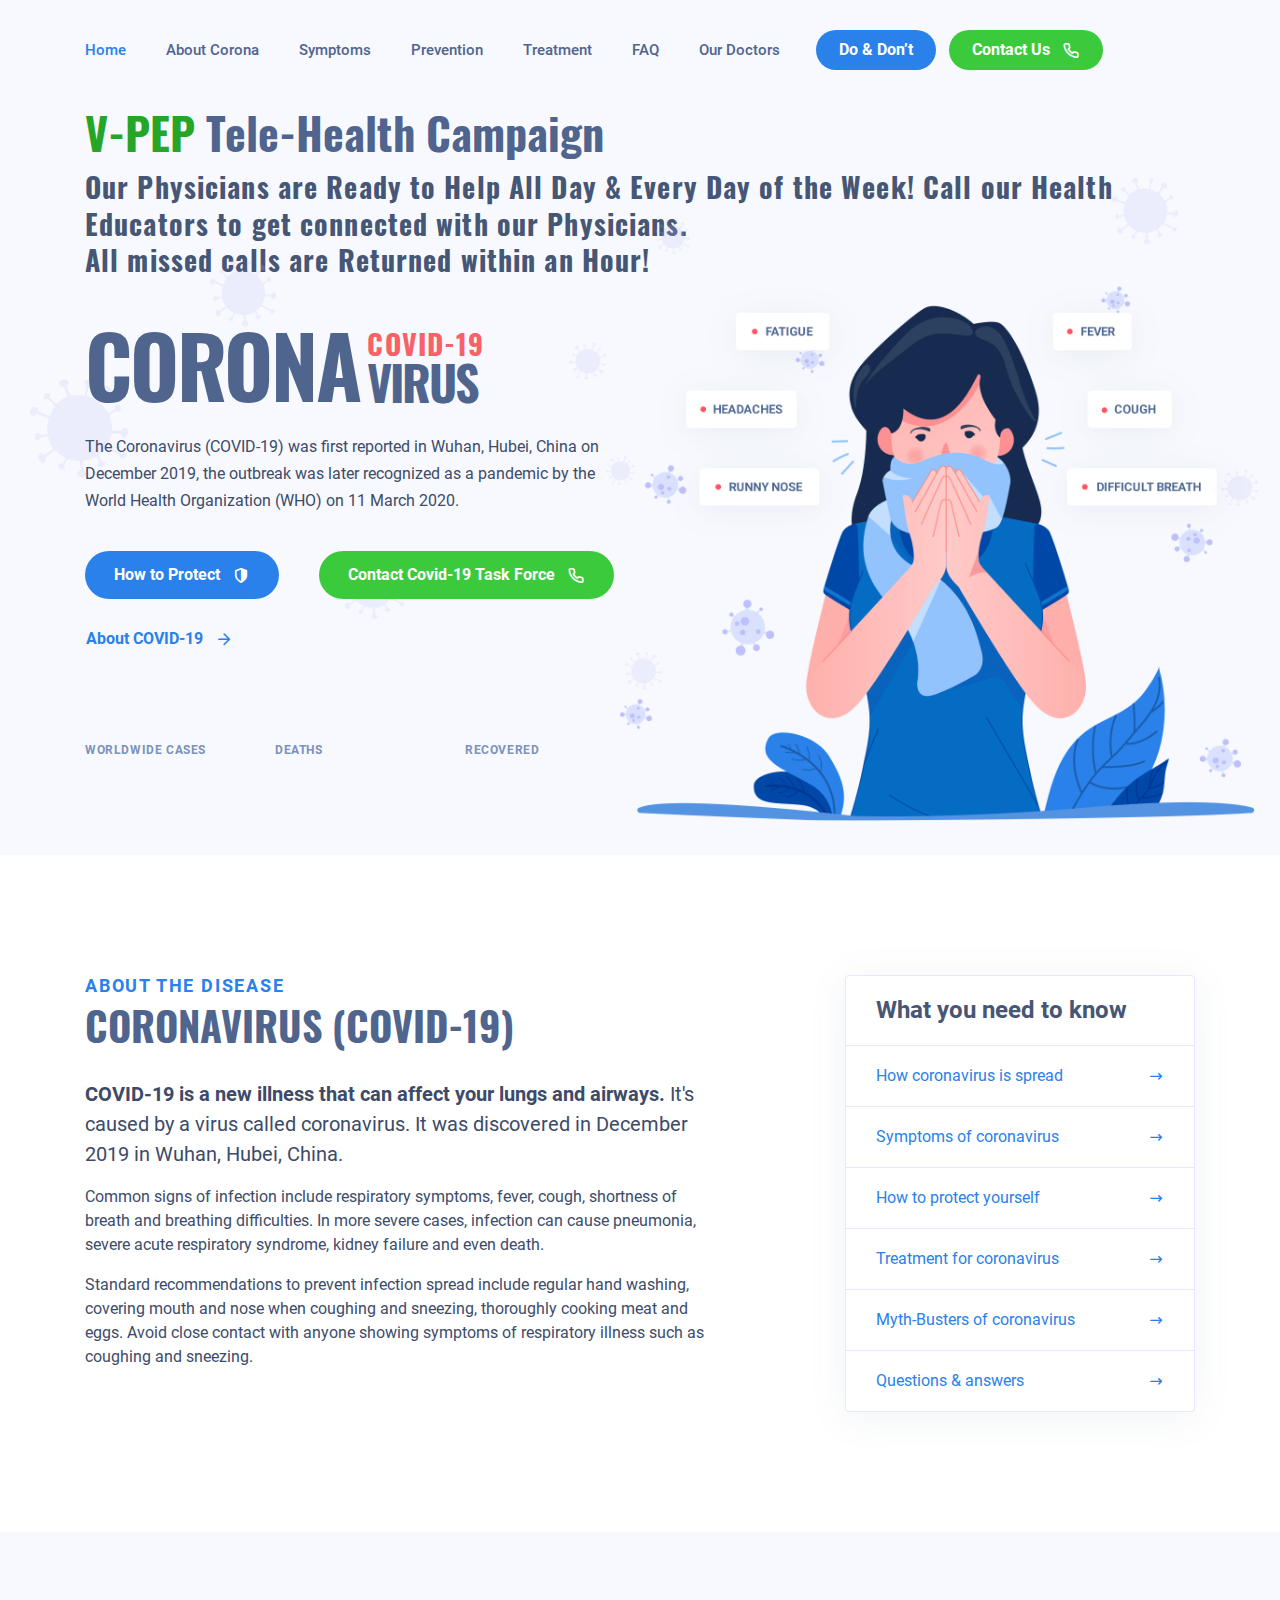
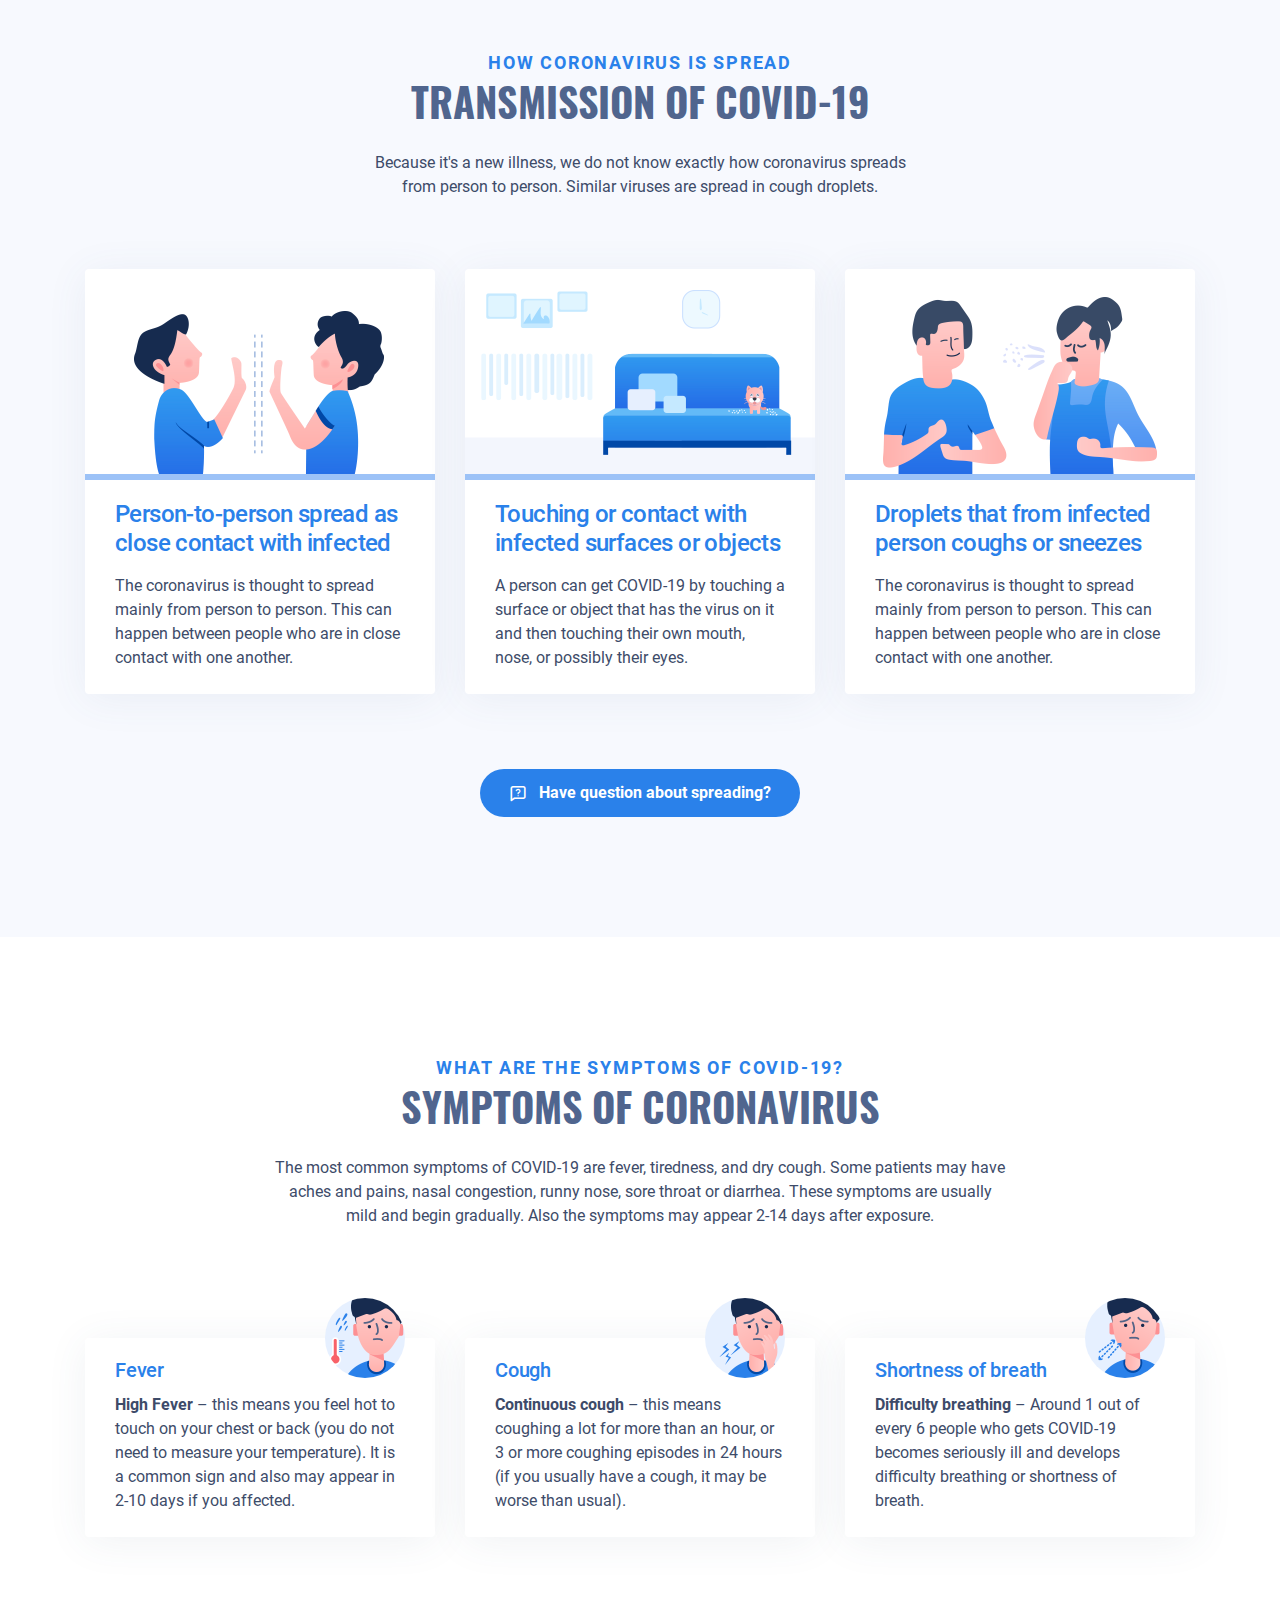
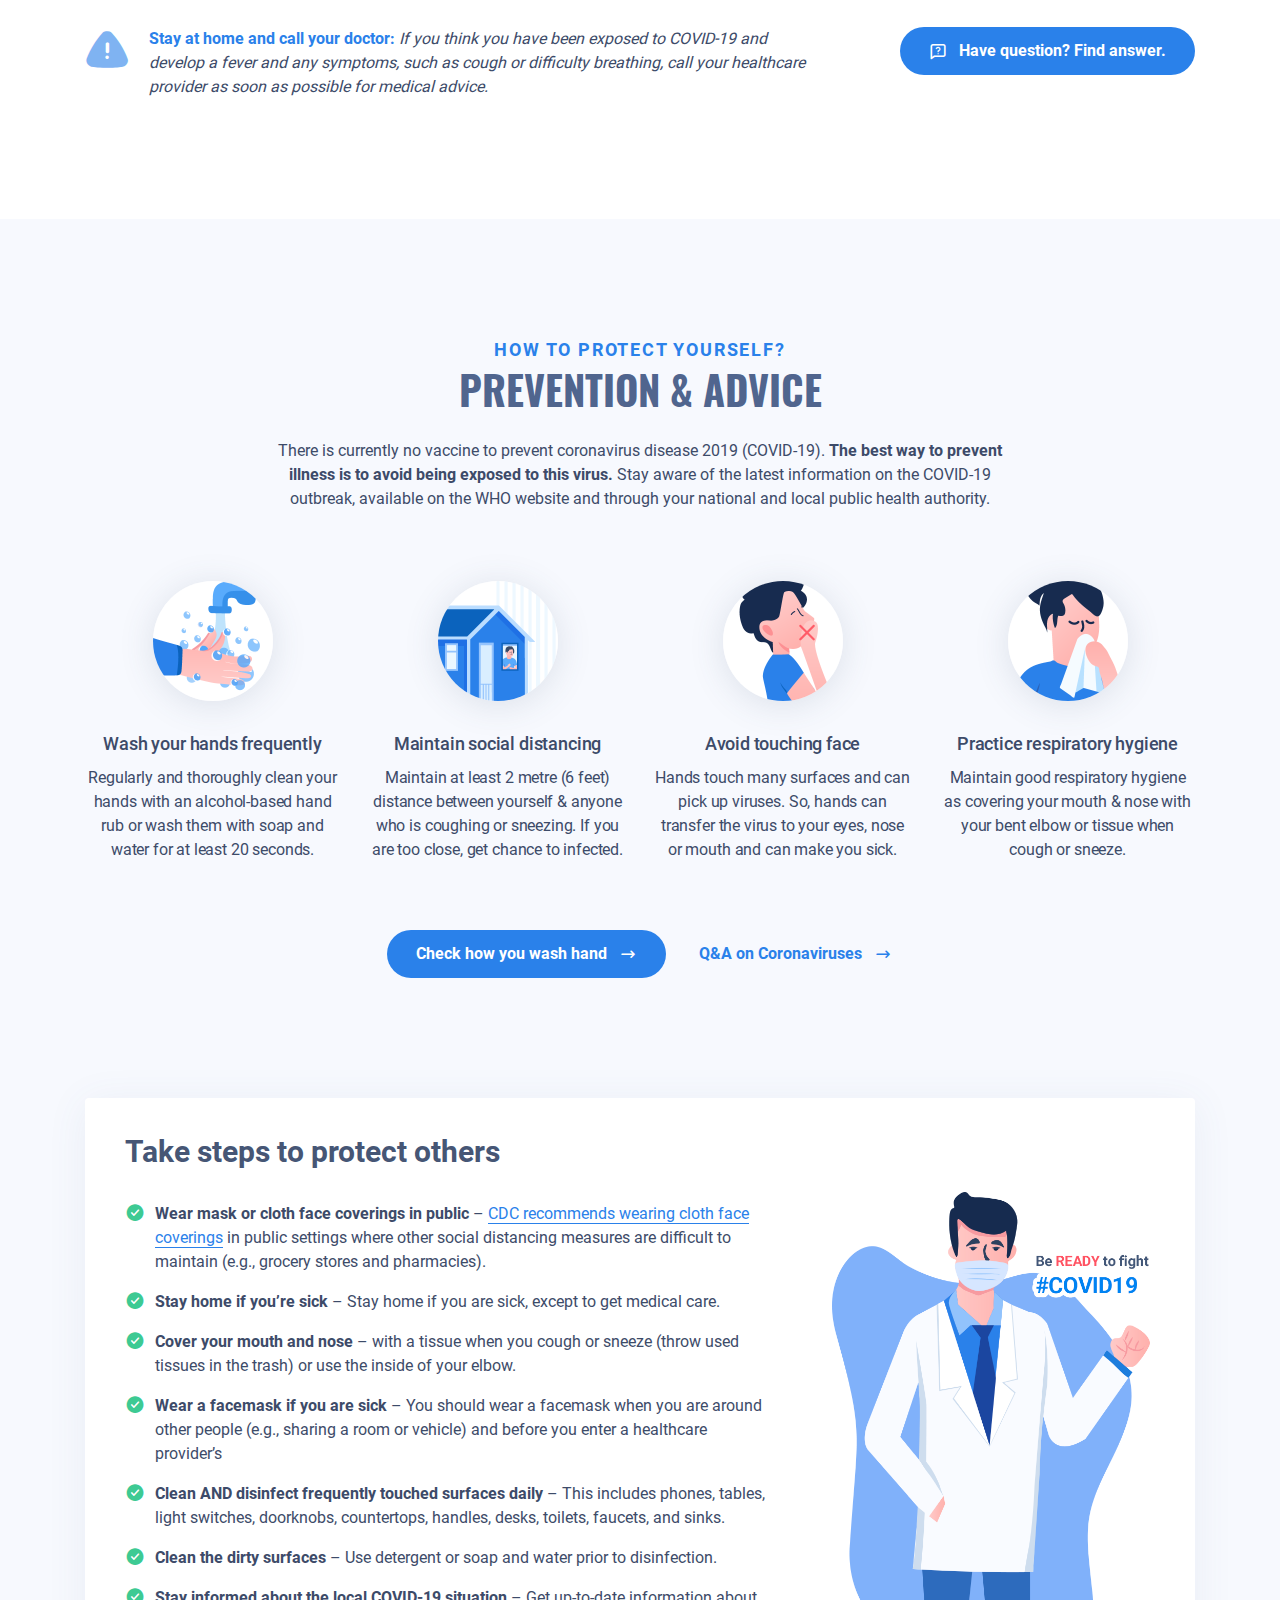
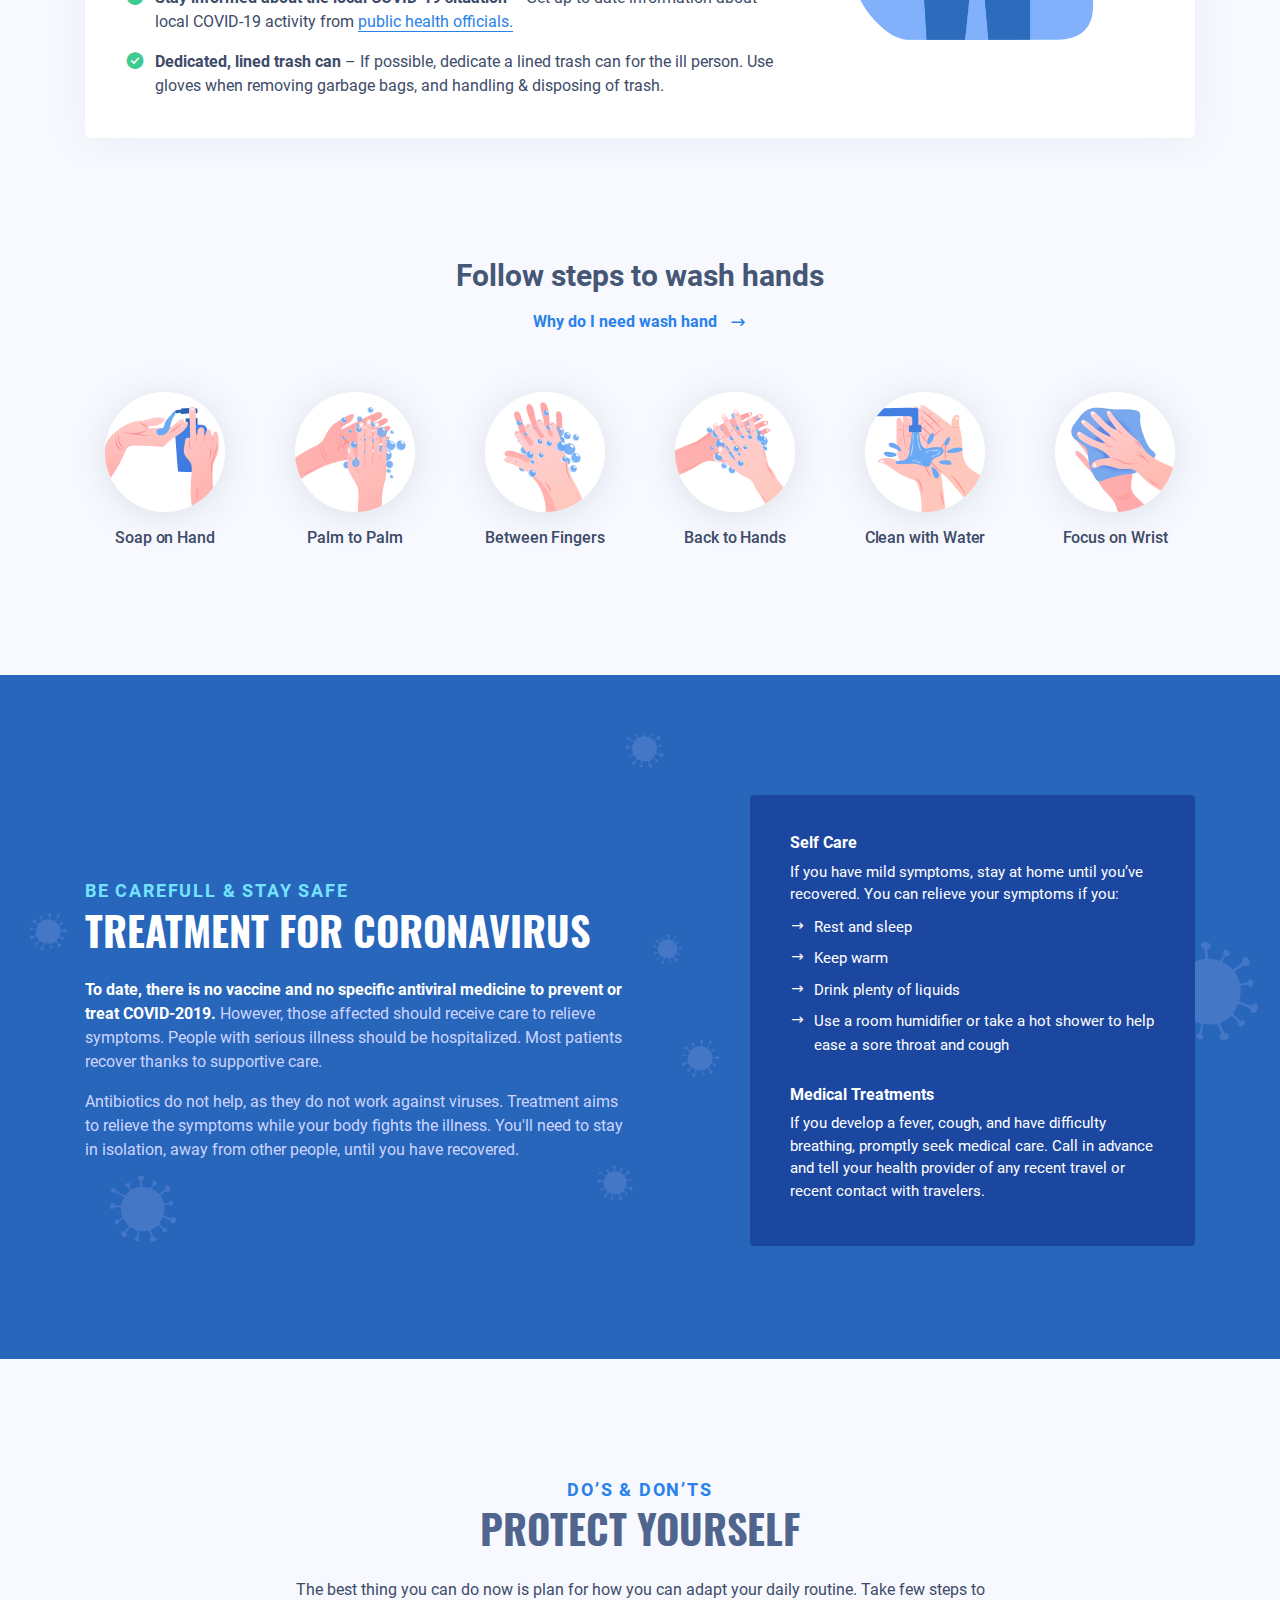
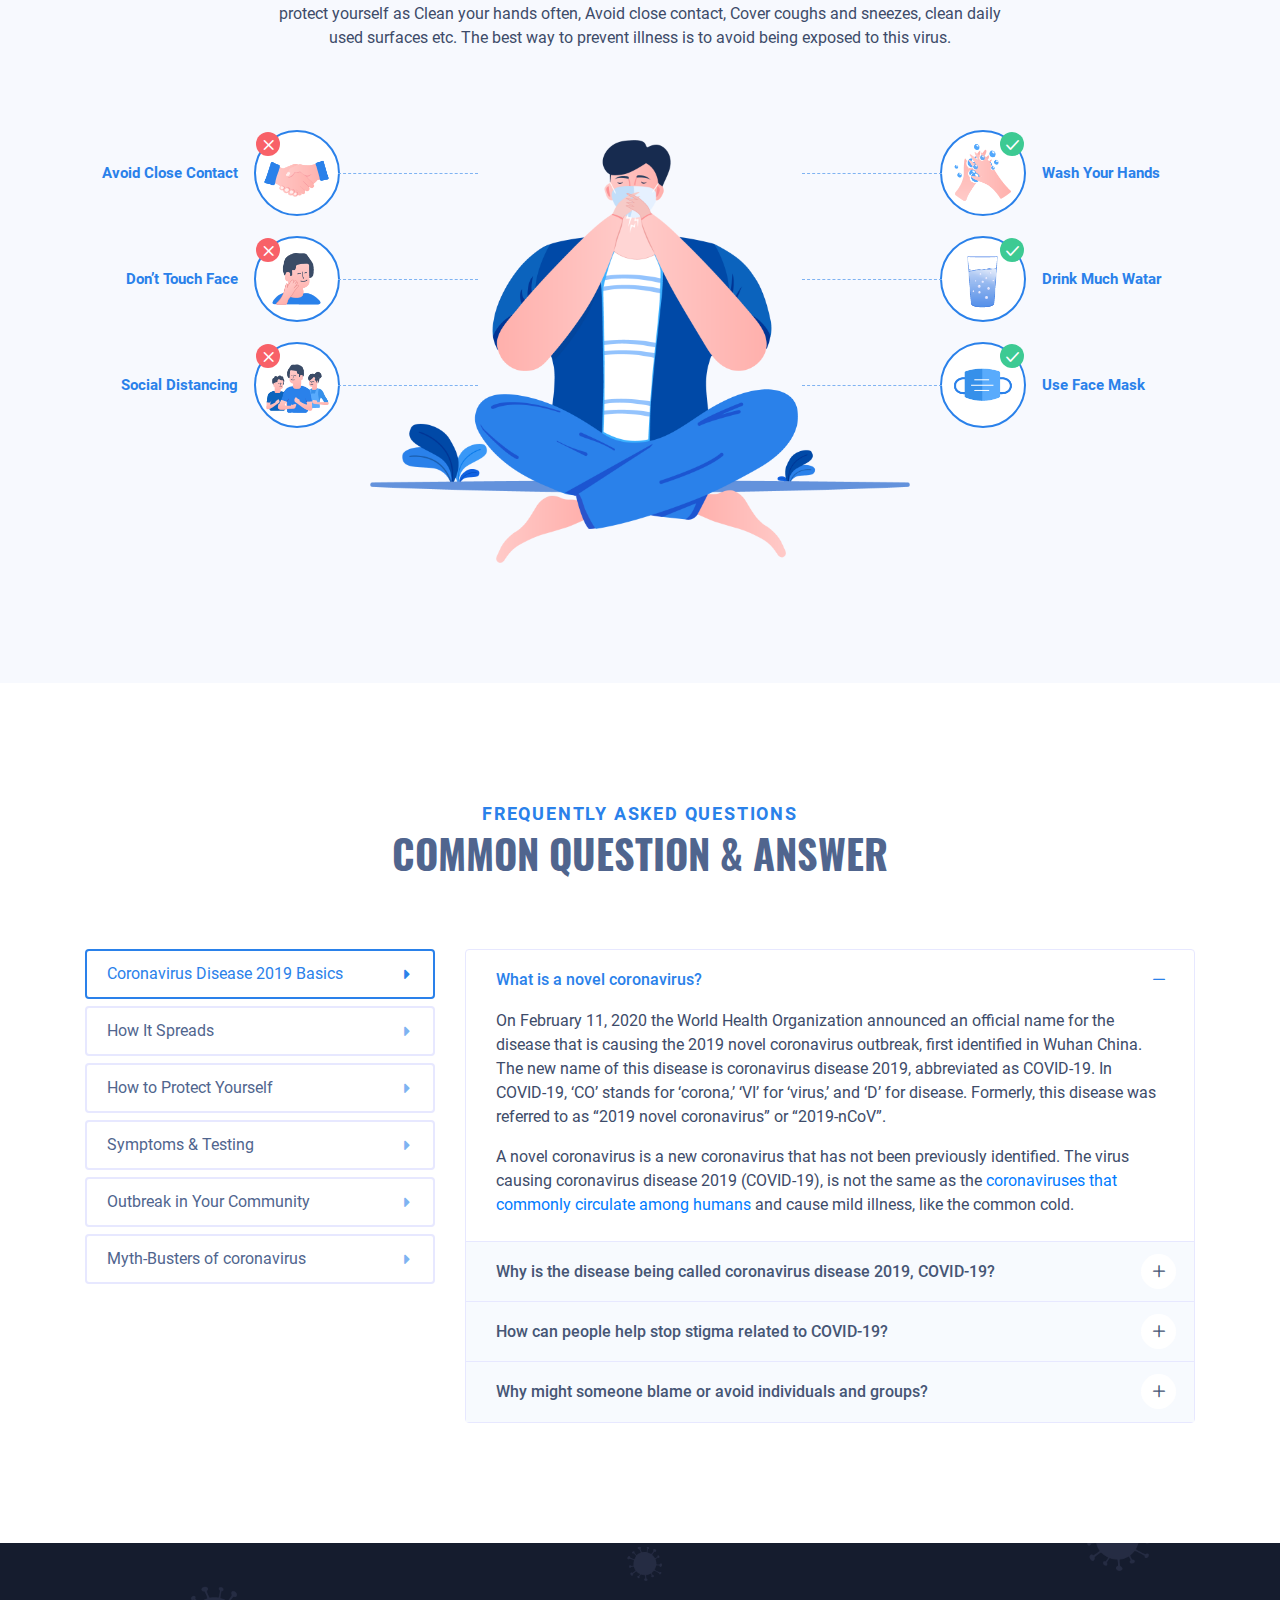
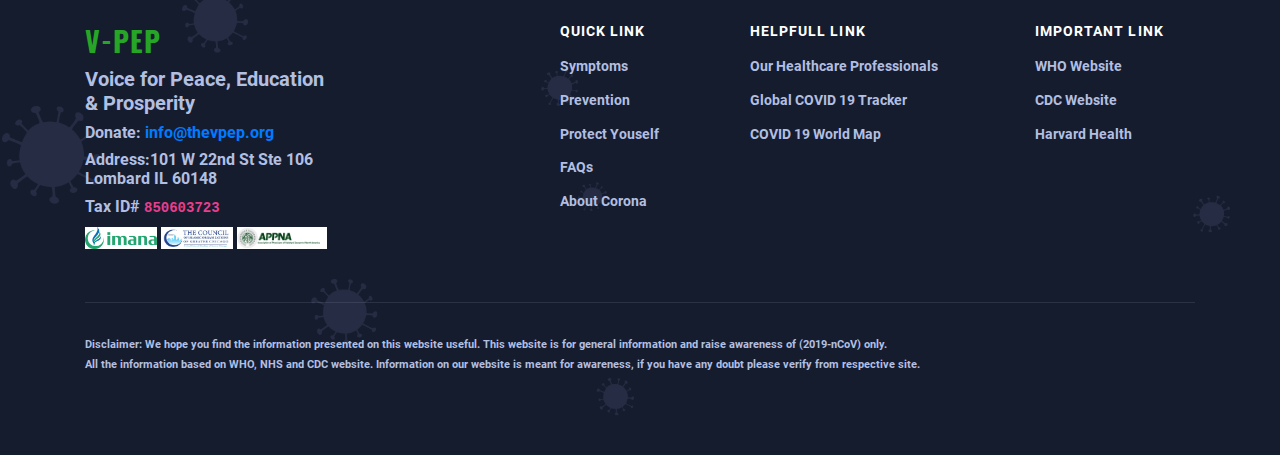
<file: index.html>
<!DOCTYPE html>
<html lang="zxx" class="js">
<head>
	<meta charset="utf-8">
    <meta name="author" content="Softnio">
    <meta name="viewport" content="width=device-width, initial-scale=1, shrink-to-fit=no">
    <meta name="description" content="">
    <!-- Fav Icon  -->
    <link rel="shortcut icon" href="images/favicon.png">
    <!-- Site Title  -->
    <title>V-PEP | Coronavirus (COVID-19)</title>
    <!-- Bundle and Base CSS -->
    <link rel="stylesheet" href="assets/css/bundle.css?ver=100">
    <link rel="stylesheet" href="assets/css/styles.css?ver=100">
    <link rel="stylesheet" href="assets/css/animate.css">
</head>

<body class="nk-body">

    <div class="nk-wrap">
        <header class="nk-header bg-light has-overlay" id="home">
            <div class="overlay shape shape-a"></div><!-- Overlay Shape -->
            <div class="nk-navbar is-light is-sticky" id="navbar">
                <div class="container">
                    <div class="nk-navbar-wrap">
                        <!--<div class="nk-navbar-logo logo">-->
                            <!--<a href="./" class="logo-link">-->
                                <!--<img class="logo-dark" src="images/logo-dark.png" srcset="images/logo-dark2x.png 2x" alt="logo">-->
                                <!--<img class="logo-light" src="images/logo-white.png" srcset="images/logo-white2x.png 2x" alt="logo">-->
                            <!--</a>-->
                        <!--</div>&lt;!&ndash; .nk-navbar-logo &ndash;&gt;-->
                        <div class="nk-navbar-toggle d-lg-none">
                            <a href="#" class="toggle" data-menu-toggle="navbar-menu"><em class="icon-menu icon ni ni-menu"></em><em class="icon-close icon ni ni-cross"></em></a>
                        </div><!-- .nk-navbar-toggle -->
                        <nav class="nk-navbar-menu" id="navbar-menu">
                            <ul class="nk-menu">
                                <li class="nk-menu-item"><a class="scrollto nav-link nk-menu-link" href="#home">Home</a></li>
                                <li class="nk-menu-item"><a class="scrollto nav-link nk-menu-link" href="#about">About Corona</a></li>
                                <li class="nk-menu-item"><a class="scrollto nav-link nk-menu-link" href="#symptoms">Symptoms</a></li>
                                <li class="nk-menu-item"><a class="scrollto nav-link nk-menu-link" href="#prevention">Prevention</a></li>
                                <li class="nk-menu-item"><a class="scrollto nav-link nk-menu-link" href="#treatment">Treatment</a></li>
                                <li class="nk-menu-item"><a class="scrollto nav-link nk-menu-link" href="#faq">FAQ</a></li>
                                <li class="nk-menu-item"><a class="scrollto nav-link nk-menu-link" href="#doctorsSection">Our Doctors</a></li>
                            </ul>
                            <ul class="nk-menu-btns">
                                <li class="nk-menu-item"><a href="#protect" class="btn btn-sm scrollto nav-link">Do &amp; Don’t</a></li>

                                <li class="nk-menu-item" style="margin-left: 0.8rem"><a href="#callOurTeam" class="btn btn-sm scrollto nav-link" style="background-color: #3bca3b"><span>Contact Us</span><em class="icon ni ni-call"></em></a></li>

                            </ul>
                        </nav><!-- .nk-navbar-menu -->
                    </div><!-- .nk-navbar-wrap -->
                </div><!-- .container -->
            </div><!-- .nk-navbar -->

            <div class="nk-banner vpep-banner">

                <div class="container" style="display: block">
                <h1 class="heading">
                    <span style="color: #26a526;">V-PEP</span> Tele-Health Campaign
                </h1>
                    <h3>Our Physicians are Ready to Help All Day & Every Day of the Week! Call our Health Educators to get connected with our Physicians.<br/> All missed calls are Returned within an Hour!</h3>
                </div>
            </div>
            <div class="nk-banner" style="padding-top: 0px">
                <div class="container">
                    <div class="row g-gs align-items-center justify-content-between">
                        <div class="col-lg-5 order-lg-last">
                            <div class="nk-banner-image">
                                <img src="images/gfx/header-a.png" alt="">
                            </div>
                        </div><!-- .col -->
                        <div class="col-lg-6">
                            <div class="nk-banner-block">
                                <div class="content">
                                    <h1 class="heading">
                                        <span>CORONA</span>
                                        <span class="heading-sm">
                                            <span class="sup">COVID-19</span>
                                            <span class="sub">VIRUS</span>
                                        </span>
                                    </h1>
                                    <p>The Coronavirus (COVID-19) was first reported in Wuhan, Hubei,
                                        China on December 2019,  the outbreak was later recognized as a
                                        pandemic by the World Health Organization (WHO) on 11 March 2020.</p>

                                    <ul class="nk-banner-btns">
                                        <li><a href="#protect" class="btn scrollto"><span>How to Protect</span><em class="icon ni ni-shield-half"></em></a></li>
                                        <li><a href="#callOurTeam" class="btn scrollto" style="background-color: #3bca3b"><span>Contact Covid-19 Task Force</span><em class="icon ni ni-call"></em></a></li>
                                        <li><a href="#about" class="btn btn-transparent scrollto"><span>About COVID-19</span><em class="icon ni ni-arrow-right"></em></a></li>
                                    </ul>
                                    <div class="status">
                                        <div class="row g-gs">
                                            <div class="col-sm-4 col-6">
                                                <div class="status-item">
                                                    <h6 class="title">Worldwide Cases</h6>
                                                    <div class="h3 count animated fadeInRight" id="worldWideCasses" style="display: none"></div>
                                                </div>
                                            </div>
                                            <div class="col-sm-4 col-6">
                                                <div class="status-item">
                                                    <h6 class="title">Deaths</h6>
                                                    <div class="h3 count animated fadeInRight" id="worldWideDeaths" style="display: none"></div>
                                                </div>
                                            </div>
                                            <div class="col-sm-4 col-6">
                                                <div class="status-item">
                                                    <h6 class="title">Recovered</h6>
                                                    <div class="h3 count animated fadeInRight" id="worldWideRecovered" style="display: none"></div>
                                                </div>
                                            </div>
                                        </div>
                                        <div class="status-note animated fadeInRight delay-3s" id="lastUpdated"></div>
                                    </div><!-- .status -->
                                </div><!-- .content -->
                            </div><!-- .nk-banner-block -->
                        </div><!-- .col -->
                    </div><!-- .row -->
                </div><!-- .container -->
            </div><!-- .nk-banner -->
        </header><!-- .nk-header -->

        <main class="nk-pages">
            <section class="section section-l bg-white section-about" id="about">
                <div class="container">
                    <div class="section-content">
                        <div class="row g-gs justify-content-between">
                            <div class="col-lg-7">
                                <div class="text-block">
                                    <h5 class="subtitle">About the disease</h5>
                                    <h2 class="title">Coronavirus <br class="d-sm-none">(COVID-19)</h2>
                                    <p class="lead"><strong>COVID-19 is a new illness that can affect your lungs and airways.</strong> It's caused by a virus called coronavirus. It was discovered in December 2019 in Wuhan, Hubei, China. </p>
                                    <p>Common signs of infection include respiratory symptoms, fever, cough, shortness of breath and breathing difficulties. In more severe cases, infection can cause pneumonia, severe acute respiratory syndrome, kidney failure and even death.</p>
                                    <p>Standard recommendations to prevent infection spread include regular hand washing, covering mouth and nose when coughing and sneezing, thoroughly cooking meat and eggs. Avoid close contact with anyone showing symptoms of respiratory illness such as coughing and sneezing.</p>
                                </div><!-- .text-block -->
                            </div><!-- .col -->
                            <div class="col-lg-5 col-xl-4">
                                <div class="wgs wgs-card mt-sm-2 mt-md-4 mt-lg-0 ml-lg-4 ml-xl-0">
                                    <div class="wgs-head">
                                        <h4>What you need to know</h4>
                                    </div>
                                    <ul class="wgs-list">
                                        <li><a class="scrollto" href="#spread">How coronavirus is spread</a></li>
                                        <li><a class="scrollto" href="#symptoms">Symptoms of coronavirus</a></li>
                                        <li><a class="scrollto" href="#protect">How to protect yourself</a></li>
                                        <li><a class="scrollto" href="#treatment">Treatment for coronavirus</a></li>
                                        <li><a class="scrollto" href="#faq">Myth-Busters of coronavirus</a></li>
                                        <li><a class="scrollto" href="#faq">Questions & answers</a></li>
                                    </ul>
                                </div><!-- .wgs -->
                            </div><!-- .col -->
                        </div><!-- .row -->
                    </div><!-- .section-content -->
                </div><!-- .container -->
            </section><!-- .section -->

            <section class="section section-l bg-light section-spread" id="spread">
                <div class="container">
                    <div class="section-head text-center wide-md">
                        <h5 class="subtitle">How coronavirus is spread</h5>
                        <h2 class="title">Transmission of <br class="d-sm-none"> COVID-19</h2>
                        <p>Because it's a new illness, we do not know exactly how coronavirus spreads from person to person. Similar viruses are spread in cough droplets.</p>
                    </div><!-- .section-head -->
                    <div class="section-content">
                        <div class="row g-gs justify-content-center">
                            <div class="col-sm-10 col-md-8 col-lg-4">
                                <div class="box">
                                    <div class="box-gfx">
                                        <img src="images/gfx/spread-a.png" alt="">
                                    </div>
                                    <div class="box-content">
                                        <h4 class="title">Person-to-person spread as close contact with infected </h4>
                                        <p>The coronavirus is thought to spread mainly from person to person. This can happen between people who are in close contact with one another.</p>
                                    </div>
                                </div><!-- .box -->
                            </div><!-- .col -->
                            <div class="col-sm-10 col-md-8 col-lg-4">
                                <div class="box">
                                    <div class="box-gfx">
                                        <img src="images/gfx/spread-b.png" alt="">
                                    </div>
                                    <div class="box-content">
                                        <h4 class="title">Touching or contact with infected surfaces or objects</h4>
                                        <p>A person can get COVID-19 by touching a surface or object that has the virus on it and then touching their own mouth, nose, or possibly their eyes.</p>
                                    </div>
                                </div><!-- .box -->
                            </div><!-- .col -->
                            <div class="col-sm-10 col-md-8 col-lg-4">
                                <div class="box">
                                    <div class="box-gfx">
                                        <img src="images/gfx/spread-c.png" alt="">
                                    </div>
                                    <div class="box-content">
                                        <h4 class="title">Droplets that from infected person coughs or sneezes</h4>
                                        <p>The coronavirus is thought to spread mainly from person to person. This can happen between people who are in close contact with one another.</p>
                                    </div>
                                </div><!-- .box -->
                            </div><!-- .col -->
                        </div><!-- .row -->
                        <ul class="section-actions">
                            <li><a href="#faq" class="btn scrollto"><em class="icon ni ni-question"></em><span>Have question about spreading?</span></a></li>
                        </ul><!-- .section-actions -->
                    </div><!-- .section-content -->
                </div><!-- .container -->
            </section><!-- .section -->

            <section class="section section-l bg-white section-symptom" id="symptoms">
                <div class="container">
                    <div class="section-head text-center wide-lg">
                        <h5 class="subtitle">What are the symptoms of COVID-19?</h5>
                        <h2 class="title">Symptoms of Coronavirus</h2>
                        <p>The most common symptoms of COVID-19 are fever, tiredness, and dry cough. Some patients may have aches and pains, nasal congestion, runny nose, sore throat or diarrhea. These symptoms are usually mild and begin gradually. Also the symptoms may appear 2-14 days after exposure.</p>
                    </div><!-- .section-head -->
                    <div class="section-content">
                        <div class="row g-gs justify-content-center">
                            <div class="col-sm-10 col-md-8 col-lg-4">
                                <div class="box2">
                                    <div class="box2-gfx">
                                        <img src="images/gfx/symptom-a.png" alt="">
                                    </div>
                                    <div class="box2-content">
                                        <h5 class="title">Fever</h5>
                                        <p><strong>High Fever</strong> – this means you feel hot to touch on your chest or back (you do not need to measure your temperature). It is a common sign and also may appear in 2-10 days if you affected.</p>
                                    </div>
                                </div><!-- .box2 -->
                            </div><!-- .col -->
                            <div class="col-sm-10 col-md-8 col-lg-4">
                                <div class="box2">
                                    <div class="box2-gfx">
                                        <img src="images/gfx/symptom-b.png" alt="">
                                    </div>
                                    <div class="box2-content">
                                        <h5 class="title">Cough</h5>
                                        <p><strong>Continuous cough</strong> – this means coughing a lot for more than an hour, or 3 or more coughing episodes in 24 hours (if you usually have a cough, it may be worse than usual).</p>
                                    </div>
                                </div><!-- .box2 -->
                            </div><!-- .col -->
                            <div class="col-sm-10 col-md-8 col-lg-4">
                                <div class="box2">
                                    <div class="box2-gfx">
                                        <img src="images/gfx/symptom-c.png" alt="">
                                    </div>
                                    <div class="box2-content">
                                        <h5 class="title">Shortness of breath</h5>
                                        <p><strong>Difficulty breathing</strong> – Around 1 out of every 6 people who gets COVID-19 becomes seriously ill and develops difficulty breathing or shortness of breath.</p>
                                    </div>
                                </div><!-- .box2 -->
                            </div><!-- .col -->
                        </div><!-- .row -->
                        <div class="section-cta">
                            <div class="row g-gs justify-content-center">
                                <div class="col-sm-10 col-md-8 col-lg-7 col-xl-8">
                                    <div class="notes">
                                        <em class="icon ni ni-alert-fill-c"></em>
                                        <p><strong>Stay at home and call your doctor:</strong>  If you think you have been exposed to COVID-19 and develop a fever and any symptoms, such as cough or difficulty breathing, call your healthcare provider as soon as possible for medical advice.</p>
                                    </div>
                                </div><!-- .col -->
                                <div class="col-sm-10 col-md-8 col-lg-5 col-xl-4">
                                    <div class="d-flex justify-content-lg-end ml-sm-5 ml-4 pl-3 ml-lg-0 pl-lg-0">
                                        <a href="#faq" class="btn scrollto"><em class="icon ni ni-question"></em><span>Have question? Find answer.</span></a>
                                    </div>
                                </div><!-- .col -->
                            </div><!-- .row -->
                        </div>
                    </div><!-- .section-content -->
                </div><!-- .container -->
            </section><!-- .section -->

            <section class="section section-l bg-light section-advice pb-0 ov-h" id="prevention">
                <div class="container">
                    <div class="section-head text-center wide-lg">
                        <h5 class="subtitle">How to Protect Yourself?</h5>
                        <h2 class="title">Prevention <br class="d-sm-none"> &amp; advice</h2>
                        <p>There is currently no vaccine to prevent coronavirus disease 2019 (COVID-19). <strong>The best way to prevent illness is to avoid being exposed to this virus.</strong> Stay aware of the latest information on the COVID-19 outbreak, available on the WHO website and through your national and local public health authority. </p>
                    </div><!-- .section-head -->
                    <div class="section-content">
                        <div class="row g-gs gy-sm-m">
                            <div class="col-lg-3 col-sm-6">
                                <div class="box3">
                                    <div class="box3-gfx">
                                        <img src="images/gfx/advice-a.png" alt="">
                                    </div>
                                    <div class="box3-content">
                                        <h5 class="title">Wash your hands frequently</h5>
                                        <p>Regularly and thoroughly clean your hands with an alcohol-based hand rub or wash them with soap and water for at least 20 seconds.</p>
                                    </div>
                                </div><!-- .box3 -->
                            </div><!-- .col -->
                            <div class="col-lg-3 col-sm-6">
                                <div class="box3">
                                    <div class="box3-gfx">
                                        <img src="images/gfx/advice-b.png" alt="">
                                    </div>
                                    <div class="box3-content">
                                        <h5 class="title">Maintain social distancing</h5>
                                        <p>Maintain at least 2 metre (6 feet) distance between yourself & anyone who is coughing or sneezing. If you are too close, get chance to infected.</p>
                                    </div>
                                </div><!-- .box3 -->
                            </div><!-- .col -->
                            <div class="col-lg-3 col-sm-6">
                                <div class="box3">
                                    <div class="box3-gfx">
                                        <img src="images/gfx/advice-c.png" alt="">
                                    </div>
                                    <div class="box3-content">
                                        <h5 class="title">Avoid touching face</h5>
                                        <p>Hands touch many surfaces and can pick up viruses. So, hands can transfer the virus to your eyes, nose or mouth and can make you sick.</p>
                                    </div>
                                </div><!-- .box3 -->
                            </div><!-- .col -->
                            <div class="col-lg-3 col-sm-6">
                                <div class="box3">
                                    <div class="box3-gfx">
                                        <img src="images/gfx/advice-d.png" alt="">
                                    </div>
                                    <div class="box3-content">
                                        <h5 class="title">Practice respiratory hygiene</h5>
                                        <p>Maintain good respiratory hygiene as covering your mouth & nose with your bent elbow or tissue when cough or sneeze.</p>
                                    </div>
                                </div><!-- .box3 -->
                            </div><!-- .col -->
                        </div><!-- .row -->
                        <ul class="section-actions">
                            <li><a href="#handwash" class="btn scrollto"><span>Check how you wash hand</span><em class="icon ni ni-arrow-long-right"></em></a></li>
                            <li><a href="#faq" class="btn btn-transparent scrollto"><span>Q&A on Coronaviruses</span><em class="icon ni ni-arrow-long-right"></em></a></li>
                        </ul><!-- .section-actions -->
                    </div><!-- .section-content -->
                </div><!-- .container -->
            </section><!-- .section -->

            <section class="section section-l bg-light section-steps pb-4" id="steps">
                <div class="container">
                    <div class="section-content section-content-boxed">
                        <div class="row g-gs justify-content-center align-items-center">
                            <div class="col-lg-8">
                                <div class="list-block pr-lg-4">
                                    <h4 class="title">Take steps to protect others</h4>
                                    <ul class="list-check">
                                        <li><strong>Wear mask or cloth face coverings in public</strong> – <a target="_blank" href="https://www.cdc.gov/coronavirus/2019-ncov/prevent-getting-sick/diy-cloth-face-coverings.html">CDC recommends wearing cloth face coverings</a> in public settings where other social distancing measures are difficult to maintain (e.g., grocery stores and pharmacies).</li>
                                        <li><strong>Stay home if you’re sick</strong> – Stay home if you are sick, except to get medical care.</li>
                                        <li><strong>Cover your mouth and nose</strong> – with a tissue when you cough or sneeze (throw used tissues in the trash) or use the inside of your elbow.</li>
                                        <li><strong>Wear a facemask if you are sick</strong> – You should wear a facemask when you are around other people (e.g., sharing a room or vehicle) and before you enter a healthcare provider’s </li>
                                        <li><strong>Clean AND disinfect frequently touched surfaces daily</strong> – This includes phones,  tables, light switches, doorknobs, countertops, handles, desks, toilets, faucets, and sinks.</li>
                                        <li><strong>Clean the dirty surfaces</strong> – Use detergent or soap and water prior to disinfection.</li>
                                        <li><strong>Stay informed about the local COVID-19 situation</strong> – Get up-to-date information about local COVID-19 activity from <a href="#">public health officials.</a></li>
                                        <li><strong>Dedicated, lined trash can</strong> – If possible, dedicate a lined trash can for the ill person. Use gloves when removing garbage bags, and handling & disposing of trash.</li>
                                    </ul>
                                </div><!-- .list-block -->
                            </div><!-- .col -->
                            <div class=" col-sm-10 col-md-8 col-lg-4">
                                <img src="images/gfx/steps.png" class="mb-2 mb-sm-0" alt="">
                            </div><!-- .col -->
                        </div><!-- .row -->
                    </div><!-- .section-content -->
                </div><!-- .container -->
            </section><!-- .section -->

            <section class="section section-l bg-light section-handwash" id="handwash">
                <div class="container mt-n4">
                    <div class="section-subhead text-center">
                        <h4 class="title">Follow steps to <br class="d-sm-none"> wash hands</h4>
                        <a href="#faq" class="btn btn-sm btn-transparent scrollto"><span>Why do I need wash hand</span><em class="icon ni ni-arrow-long-right"></em></a>
                    </div>
                    <div class="section-content">
                        <div class="row g-gs justify-content-center">
                            <div class="col-6 col-mb-5 col-sm-4 col-lg-2">
                                <div class="box4">
                                    <div class="box4-gfx">
                                        <img src="images/gfx/hand-a.png" alt="">
                                    </div>
                                    <div class="box4-content">
                                        <h6 class="title">Soap on Hand</h6>
                                    </div>
                                </div><!-- .box4 -->
                            </div><!-- .col -->
                            <div class="col-6 col-mb-5 col-sm-4 col-lg-2">
                                <div class="box4">
                                    <div class="box4-gfx">
                                        <img src="images/gfx/hand-b.png" alt="">
                                    </div>
                                    <div class="box4-content">
                                        <h6 class="title">Palm to Palm</h6>
                                    </div>
                                </div><!-- .box4 -->
                            </div><!-- .col -->
                            <div class="col-6 col-mb-5 col-sm-4 col-lg-2">
                                <div class="box4">
                                    <div class="box4-gfx">
                                        <img src="images/gfx/hand-c.png" alt="">
                                    </div>
                                    <div class="box4-content">
                                        <h6 class="title">Between Fingers</h6>
                                    </div>
                                </div><!-- .box4 -->
                            </div><!-- .col -->
                            <div class="col-6 col-mb-5 col-sm-4 col-lg-2">
                                <div class="box4">
                                    <div class="box4-gfx">
                                        <img src="images/gfx/hand-d.png" alt="">
                                    </div>
                                    <div class="box4-content">
                                        <h6 class="title">Back to Hands</h6>
                                    </div>
                                </div><!-- .box4 -->
                            </div><!-- .col -->
                            <div class="col-6 col-mb-5 col-sm-4 col-lg-2">
                                <div class="box4">
                                    <div class="box4-gfx">
                                        <img src="images/gfx/hand-e.png" alt="">
                                    </div>
                                    <div class="box4-content">
                                        <h6 class="title">Clean with Water</h6>
                                    </div>
                                </div><!-- .box4 -->
                            </div><!-- .col -->
                            <div class="col-6 col-mb-5 col-sm-4 col-lg-2">
                                <div class="box4">
                                    <div class="box4-gfx">
                                        <img src="images/gfx/hand-f.png" alt="">
                                    </div>
                                    <div class="box4-content">
                                        <h6 class="title">Focus on Wrist</h6>
                                    </div>
                                </div><!-- .box4 -->
                            </div><!-- .col -->
                        </div><!-- .row -->
                    </div><!-- .section-content -->
                </div><!-- .container -->
            </section><!-- .section -->

            <section class="section section-l bg-accent-light tc-light section-treatment has-overlay" id="treatment">
                <div class="overlay shape shape-b"></div><!-- Overlay Shape -->
                <div class="container">
                    <div class="section-content">
                        <div class="row g-gs gy-sm-m justify-content-between align-items-center">
                            <div class="col-lg-7 col-xl-6">
                                <div class="text-block">
                                    <h5 class="subtitle">Be carefull & Stay Safe</h5>
                                    <h2 class="title">Treatment for coronavirus</h2>
                                    <p> <strong>To date, there is no vaccine and no specific antiviral medicine to prevent or treat COVID-2019. </strong>  However, those affected should receive care to relieve symptoms. People with serious illness should be hospitalized. Most patients recover thanks to supportive care.</p>
                                    <p>Antibiotics do not help, as they do not work against viruses. Treatment aims to relieve the symptoms while your body fights the illness. You'll need to stay in isolation, away from other people, until you have recovered.</p>
                                </div><!-- .text-block -->
                            </div><!-- .col -->
                            <div class="col-lg-5">
                                <div class="box5 bg-accent-dark">
                                    <h6 class="title">Self Care</h6>
                                    <p>If you have mild symptoms, stay at home until you’ve recovered. You can relieve your symptoms if you:</p>
                                    <ul class="list-arrow">
                                        <li>Rest and sleep</li>
                                        <li>Keep warm</li>
                                        <li>Drink plenty of liquids</li>
                                        <li>Use a room humidifier or take a hot shower to help ease a sore throat and cough</li>
                                    </ul>
                                    <h6 class="title">Medical Treatments</h6>
                                    <p>If you develop a fever, cough, and have difficulty breathing, promptly seek medical care. Call in advance and tell your health provider of any recent travel or recent contact with travelers.</p>
                                </div><!-- .box5 -->
                            </div><!-- .col -->
                        </div><!-- .row -->
                    </div><!-- .section-content -->
                </div><!-- .container -->
            </section><!-- .section -->

            <section class="section section-l bg-light section-protect" id="protect">
                <div class="container">
                    <div class="section-head text-center wide-lg">
                        <h5 class="subtitle">Do’s &amp; Don’ts</h5>
                        <h2 class="title">Protect yourself</h2>
                        <p>The best thing you can do now is plan for how you can adapt your daily routine. Take few steps to protect yourself as Clean your hands often, Avoid close contact, Cover coughs and sneezes, clean daily used surfaces etc. The best way to prevent illness is to avoid being exposed to this virus.</p>
                    </div><!-- .section-head -->
                    <div class="section-content">
                        <div class="row g-gs justify-content-center flex-lg-nowrap">
                            <div class="col-md-8 col-lg-5 col-xl-6 align-self-end">
                                <div class="protect-block-gfx">
                                    <img src="images/gfx/protect.png" alt="">
                                </div>
                            </div><!-- .col -->
                            <div class="col-6 col-mb-5 col-sm-6 col-lg-4 col-xl-3 flex-grow-1 order-lg-first">
                                <div class="protect-item negative">
                                    <div class="protect-gfx">
                                        <img src="images/gfx/donts-a.png" alt="">
                                    </div>
                                    <div class="protect-text">
                                        <h5 class="title">Avoid Close Contact</h5>
                                    </div>
                                </div><!-- .protext-item -->
                                <div class="protect-item negative">
                                    <div class="protect-gfx">
                                        <img src="images/gfx/donts-b.png" alt="">
                                    </div>
                                    <div class="protect-text">
                                        <h5 class="title">Don’t Touch Face</h5>
                                    </div>
                                </div><!-- .protext-item -->
                                <div class="protect-item negative">
                                    <div class="protect-gfx">
                                        <img src="images/gfx/donts-c.png" alt="">
                                    </div>
                                    <div class="protect-text">
                                        <h5 class="title">Social Distancing</h5>
                                    </div>
                                </div><!-- .protext-item -->
                            </div><!-- .col -->
                            <div class="col-6 col-mb-5 col-sm-6 col-lg-4 col-xl-3 flex-grow-1 ">
                                <div class="protect-item positive">
                                    <div class="protect-gfx">
                                        <img src="images/gfx/dos-a.png" alt="">
                                    </div>
                                    <div class="protect-text">
                                        <h5 class="title">Wash Your Hands</h5>
                                    </div>
                                </div><!-- .protext-item -->
                                <div class="protect-item positive">
                                    <div class="protect-gfx">
                                        <img src="images/gfx/dos-b.png" alt="">
                                    </div>
                                    <div class="protect-text">
                                        <h5 class="title">Drink Much Watar</h5>
                                    </div>
                                </div><!-- .protext-item -->
                                <div class="protect-item positive">
                                    <div class="protect-gfx">
                                        <img src="images/gfx/dos-c.png" alt="">
                                    </div>
                                    <div class="protect-text">
                                        <h5 class="title">Use Face Mask</h5>
                                    </div>
                                </div><!-- .protext-item -->
                            </div><!-- .col -->
                        </div><!-- .row -->
                    </div><!-- .section-content -->
                </div><!-- .container -->
            </section><!-- .section -->

            <section class="section section-l bg-white section-faq" id="faq">
                <div class="container">
                    <div class="section-head text-center">
                        <h5 class="subtitle">Frequently Asked Questions</h5>
                        <h2 class="title">Common Question <br class="d-sm-none"> &amp; Answer</h2>
                    </div><!-- .section-head -->
                    <div class="section-content">
                        <div class="row g-gs">
                            <div class="col-lg-4">
                                <ul class="nav nav-tabs nav-tabs-vr nav-tabs-btns">
                                    <li class="nav-item">
                                      <a class="nav-link active" data-toggle="tab" href="#covid-basics">Coronavirus Disease 2019 Basics</a>
                                    </li>
                                    <li class="nav-item">
                                      <a class="nav-link" data-toggle="tab" href="#covid-spreads">How It Spreads</a>
                                    </li>
                                    <li class="nav-item">
                                      <a class="nav-link" data-toggle="tab" href="#covid-protect">How to Protect Yourself</a>
                                    </li>
                                    <li class="nav-item">
                                      <a class="nav-link" data-toggle="tab" href="#covid-symptoms">Symptoms &amp; Testing</a>
                                    </li>
                                    <li class="nav-item">
                                      <a class="nav-link" data-toggle="tab" href="#covid-outbreak">Outbreak in Your Community</a>
                                    </li>
                                    <li class="nav-item">
                                      <a class="nav-link" data-toggle="tab" href="#covid-myth">Myth-Busters of coronavirus</a>
                                    </li>
                                </ul><!-- .nav-tabs -->
                            </div><!-- .col -->
                            <div class="col-lg-8">
                                <div class="tab-content">
                                    <div class="tab-pane fade show active" id="covid-basics">
                                        <div class="accordion">
                                            <div class="accordion-item">
                                                <h5 class="accordion-title" data-toggle="collapse" data-target="#covid-basics-01">What is a novel coronavirus? <span class="accordion-icon"></span></h5>
                                                <div id="covid-basics-01" class="collapse show">
                                                    <div class="accordion-content">
                                                        <p>On February 11, 2020 the World Health Organization announced an official name for the disease that is causing the 2019 novel coronavirus outbreak, first identified in Wuhan China. The new name of this disease is coronavirus disease 2019, abbreviated as COVID-19. In COVID-19, ‘CO’ stands for ‘corona,’ ‘VI’ for ‘virus,’ and ‘D’ for disease. Formerly, this disease was referred to as “2019 novel coronavirus” or “2019-nCoV”.</p>
                                                        <p>A novel coronavirus is a new coronavirus that has not been previously identified. The virus causing coronavirus disease 2019 (COVID-19), is not the same as the <a href="https://www.cdc.gov/coronavirus/2019-ncov/index.html" target="_blank">coronaviruses that commonly circulate among humans</a> and cause mild illness, like the common cold.</p>
                                                    </div>
                                                </div>
                                            </div>
                                            <div class="accordion-item">
                                                <h5 class="accordion-title collapsed" data-toggle="collapse" data-target="#covid-basics-02">Why is the disease being called coronavirus disease 2019, COVID-19?<span class="accordion-icon"></span></h5>
                                                <div id="covid-basics-02" class="collapse">
                                                    <div class="accordion-content">
                                                        <p>On February 11, 2020 the World Health Organization announced an official name for the disease that is causing the 2019 novel coronavirus outbreak, first identified in Wuhan China. The new name of this disease is coronavirus disease 2019, abbreviated as COVID-19. In COVID-19, ‘CO’ stands for ‘corona,’ ‘VI’ for ‘virus,’ and ‘D’ for disease. Formerly, this disease was referred to as “2019 novel coronavirus” or “2019-nCoV”.</p>
                                                        <p>There are <a href="https://www.cdc.gov/coronavirus/2019-ncov/index.html" target="_blank">many types</a> of human coronaviruses including some that commonly cause mild upper-respiratory tract illnesses. COVID-19 is a new disease, caused be a novel (or new) coronavirus that has not previously been seen in humans. The name of this disease was selected following the World Health Organization (WHO) best practiceexternal icon for naming of new human infectious diseases.</p>
                                                    </div>
                                                </div>
                                            </div>
                                            <div class="accordion-item">
                                                <h5 class="accordion-title collapsed" data-toggle="collapse" data-target="#covid-basics-03">How can people help stop stigma related to COVID-19? <span class="accordion-icon"></span></h5>
                                                <div id="covid-basics-03" class="collapse">
                                                    <div class="accordion-content">
                                                        <p>People can fight stigma and help, not hurt, others by providing social support. Counter stigma by learning and sharing facts. Communicating the facts that viruses do not target specific racial or ethnic groups and how COVID-19 actually spreads can help stop stigma.</p>
                                                    </div>
                                                </div>
                                            </div>
                                            <div class="accordion-item">
                                                <h5 class="accordion-title collapsed" data-toggle="collapse" data-target="#covid-basics-04">Why might someone blame or avoid individuals and groups? <span class="accordion-icon"></span></h5>
                                                <div id="covid-basics-04" class="collapse">
                                                    <div class="accordion-content">
                                                        <p>People in the U.S. may be worried or anxious about friends and relatives who are living in or visiting areas where COVID-19 is spreading. Some people are worried about the disease. Fear and anxiety can lead to social stigma, for example, towards Chinese or other Asian Americans or people who were in quarantine.</p>
                                                        <p>Stigma is discrimination against an identifiable group of people, a place, or a nation. Stigma is associated with a lack of knowledge about how COVID-19 spreads, a need to blame someone, fears about disease and death, and gossip that spreads rumors and myths.</p>
                                                        <p>Stigma hurts everyone by creating more fear or anger towards ordinary people instead of the disease that is causing the problem.</p>
                                                    </div>
                                                </div>
                                            </div>
                                        </div>
                                    </div>
                                    <div class="tab-pane fade" id="covid-spreads">
                                        <div class="accordion">
                                            <div class="accordion-item">
                                                <h5 class="accordion-title" data-toggle="collapse" data-target="#covid-spreads-01">What is the source of the virus? <span class="accordion-icon"></span></h5>
                                                <div id="covid-spreads-01" class="collapse show">
                                                    <div class="accordion-content">
                                                        <p>Coronaviruses are a large family of viruses. Some cause illness in people, and others, such as canine and feline coronaviruses, only infect animals. Rarely, animal coronaviruses that infect animals have emerged to infect people and can spread between people. This is suspected to have occurred for the virus that causes COVID-19. Middle East Respiratory Syndrome (MERS) and Severe Acute Respiratory Syndrome (SARS) are two other examples of coronaviruses that originated from animals and then spread to people. More information about the source and spread of COVID-19 is available on the <a href="https://www.cdc.gov/coronavirus/2019-ncov/cases-updates/summary.html" target="_blank">Situation Summary: Source and Spread of the Virus</a>.</p>
                                                    </div>
                                                </div>
                                            </div>
                                            <div class="accordion-item">
                                                <h5 class="accordion-title collapsed" data-toggle="collapse" data-target="#covid-spreads-02">How does the virus spread?<span class="accordion-icon"></span></h5>
                                                <div id="covid-spreads-02" class="collapse">
                                                    <div class="accordion-content">
                                                        <p>This virus was first detected in Wuhan City, Hubei Province, China. The first infections were linked to a live animal market, but the virus is now spreading from person-to-person. It’s important to note that person-to-person spread can happen on a continuum. Some viruses are highly contagious (like measles), while other viruses are less so.</p>
                                                        <p>The virus that causes COVID-19 seems to be spreading easily and sustainably in the community (“community spread”) in <a href="https://www.cdc.gov/coronavirus/2019-ncov/prepare/transmission.html" target="_blank">some affected geographic areas</a>. Community spread means people have been infected with the virus in an area, including some who are not sure how or where they became infected.</p><p>Learn what is known about the <a href="https://www.cdc.gov/coronavirus/2019-ncov/about/transmission.html" target="_blank">spread of newly emerged coronaviruses</a>.</p>
                                                    </div>
                                                </div>
                                            </div>
                                            <div class="accordion-item">
                                                <h5 class="accordion-title collapsed" data-toggle="collapse" data-target="#covid-spreads-03">Can someone who has had COVID-19 spread the illness to others? <span class="accordion-icon"></span></h5>
                                                <div id="covid-spreads-03" class="collapse">
                                                    <div class="accordion-content">
                                                        <p>The virus that causes COVID-19 is <a href="https://www.cdc.gov/coronavirus/2019-ncov/prepare/transmission.html" target="_blank">spreading from person-to-person</a>. Someone who is actively sick with COVID-19 can spread the illness to others. That is why CDC recommends that these patients be isolated either in the hospital or at home (depending on how sick they are) until they are better and no longer pose a risk of infecting others.</p>
                                                        <p>How long someone is actively sick can vary so the decision on when to release someone from isolation is made on a case-by-case basis in consultation with doctors, infection prevention and control experts, and public health officials and involves considering specifics of each situation including disease severity, illness signs and symptoms, and results of laboratory testing for that patient.</p>
                                                        <p>Current <a href="https://www.cdc.gov/coronavirus/2019-ncov/hcp/disposition-hospitalized-patients.html" target="_blank">CDC guidance for when it is OK to release someone from isolation</a>&nbsp;is made on a case by case basis and includes meeting all of the following requirements:</p>
                                                        <ul>
                                                            <li>The patient is free from fever without the use of fever-reducing medications.</li>
                                                            <li>The patient is no longer showing symptoms, including cough.</li>
                                                            <li>The patient has tested negative on at least two consecutive respiratory specimens collected at least 24 hours apart.</li>
                                                        </ul>
                                                        <p>Someone who has been released from isolation is not considered to pose a risk of infection to others.</p>
                                                    </div>
                                                </div>
                                            </div>
                                            <div class="accordion-item">
                                                <h5 class="accordion-title collapsed" data-toggle="collapse" data-target="#covid-spreads-04">Will warm weather stop the outbreak of COVID-19?<span class="accordion-icon"></span></h5>
                                                <div id="covid-spreads-04" class="collapse">
                                                    <div class="accordion-content">
                                                        <p>It is not yet known whether weather and temperature impact the spread of COVID-19. Some other viruses, like the common cold and flu, spread more during cold weather months but that does not mean it is impossible to become sick with these viruses during other months.  At this time, it is not known whether the spread of COVID-19 will decrease when weather becomes warmer.  There is much more to learn about the transmissibility, severity, and other features associated with COVID-19 and investigations are ongoing.</p>
                                                    </div>
                                                </div>
                                            </div>
                                            <div class="accordion-item">
                                                <h5 class="accordion-title collapsed" data-toggle="collapse" data-target="#covid-spreads-05">Can the virus that causes COVID-19 be spread through food, including refrigerated or frozen food?<span class="accordion-icon"></span></h5>
                                                <div id="covid-spreads-05" class="collapse">
                                                    <div class="accordion-content">
                                                        <p>Coronaviruses are generally thought to be spread from person-to-person through respiratory droplets. Currently there is no evidence to support transmission of COVID-19 associated with food. Before preparing or eating food it is important to always wash your hands with soap and water for 20 seconds for general food safety. Throughout the day wash your hands after blowing your nose, coughing or sneezing, or going to the bathroom.</p>
                                                        <p>It may be possible that a person can get COVID-19 by touching a surface or object that has the virus on it and then touching their own mouth, nose, or possibly their eyes, but this is not thought to be the main way the virus spreads.</p>
                                                        <p>In general, because of poor survivability of these coronaviruses on surfaces, there is likely very low risk of spread from food products or packaging that are shipped over a period of days or weeks at ambient, refrigerated, or frozen temperatures.</p>
                                                        <p>Learn what is known about the <a href="https://www.cdc.gov/coronavirus/2019-ncov/prepare/transmission.html" target="_blank">spread of COVID-19</a>.
                                                    </div>
                                                </div>
                                            </div>
                                            <div class="accordion-item">
                                                <h5 class="accordion-title collapsed" data-toggle="collapse" data-target="#covid-spreads-06">What is community spread?<span class="accordion-icon"></span></h5>
                                                <div id="covid-spreads-06" class="collapse">
                                                    <div class="accordion-content">
                                                        <p>Community spread means people have been infected with the virus in an area, including some who are not sure how or where they became infected.</p>
                                                    </div>
                                                </div>
                                            </div>
                                        </div>
                                    </div>
                                    <div class="tab-pane fade" id="covid-protect">
                                        <div class="accordion">
                                            <div class="accordion-item">
                                                <h5 class="accordion-title" data-toggle="collapse" data-target="#covid-protect-01">What can I do to protect myself and prevent the spread of disease?<span class="accordion-icon"></span></h5>
                                                <div id="covid-protect-01" class="collapse show">
                                                    <div class="accordion-content">
                                                        <h5>Protection measures for everyone</h5>
                                                        <p>Stay aware of the latest information on the COVID-19 outbreak, available on the WHO website and through your national and local public health authority. Many countries around the world have seen cases of COVID-19 and several have seen outbreaks. Authorities in China and some other countries have succeeded in slowing or stopping their outbreaks. However, the situation is unpredictable so check regularly for the latest news.</p>
                                                        <p>You can reduce your chances of being infected or spreading COVID-19 by taking some simple precautions:</p>
                                                        <ul class="list-dot">
                                                            <li>Regularly and thoroughly clean your hands with an alcohol-based hand rub or wash them with soap and water.
                                                                <br><strong>Why?</strong> Washing your hands with soap and water or using alcohol-based hand rub kills viruses that may be on your hands.</li>

                                                            <li>Maintain at least 2 metre (6 feet) distance between yourself and anyone who is coughing or sneezing.
                                                                <br><strong>Why?</strong> When someone coughs or sneezes they spray small liquid droplets from their nose or mouth which may contain virus. If you are too close, you can breathe in the droplets, including the COVID-19 virus if the person coughing has the disease.</li>

                                                            <li>Avoid touching eyes, nose and mouth.
                                                                <br><strong>Why?</strong> Hands touch many surfaces and can pick up viruses. Once contaminated, hands can transfer the virus to your eyes, nose or mouth. From there, the virus can enter your body and can make you sick.</li>


                                                            <li>Make sure you, and the people around you, follow good respiratory hygiene. This means covering your mouth and nose with your bent elbow or tissue when you cough or sneeze. Then dispose of the used tissue immediately.
                                                            <br><strong>Why?</strong> Droplets spread virus. By following good respiratory hygiene you protect the people around you from viruses such as cold, flu and COVID-19.</li>

                                                            <li>Stay home if you feel unwell. If you have a fever, cough and difficulty breathing, seek medical attention and call in advance. Follow the directions of your local health authority.
                                                            <br><strong>Why?</strong> National and local authorities will have the most up to date information on the situation in your area. Calling in advance will allow your health care provider to quickly direct you to the right health facility. This will also protect you and help prevent spread of viruses and other infections.</li>

                                                            <li>Keep up to date on the latest COVID-19 hotspots (cities or local areas where COVID-19 is spreading widely). If possible, avoid traveling to places  – especially if you are an older person or have diabetes, heart or lung disease.
                                                            <br><strong>Why?</strong> You have a higher chance of catching COVID-19 in one of these areas.</li>
                                                        </ul>
                                                    </div>
                                                </div>
                                            </div>
                                            <div class="accordion-item">
                                                <h5 class="accordion-title collapsed" data-toggle="collapse" data-target="#covid-protect-02">What should I do if I had close contact with someone who has COVID-19?<span class="accordion-icon"></span></h5>
                                                <div id="covid-protect-02" class="collapse">
                                                    <div class="accordion-content">
                                                        <p>Household members, intimate partners, and caregivers in a nonhealthcare setting may have close contact2 with a person with symptomatic, laboratory-confirmed COVID-19 or a person under investigation. Close contacts should monitor their health; they should call their healthcare provider right away if they develop symptoms suggestive of COVID-19 (e.g., fever, cough, shortness of breath)</p>
                                                        <p>Close contacts should also follow these recommendations:</p>
                                                        <ul class="list-dot">
                                                            <li>Make sure that you understand and can help the patient follow their healthcare provider’s instructions for medication(s) and care. You should help the patient with basic needs in the home and provide support for getting groceries, prescriptions, and other personal needs.</li>
                                                            <li>Monitor the patient’s symptoms. If the patient is getting sicker, call his or her healthcare provider and tell them that the patient has laboratory-confirmed COVID-19. This will help the healthcare provider’s office take steps to keep other people in the office or waiting room from getting infected. Ask the healthcare provider to call the local or state health department for additional guidance. If the patient has a medical emergency and you need to call 911, notify the dispatch personnel that the patient has, or is being evaluated for COVID-19.</li>
                                                            <li>Household members should stay in another room or be separated from the patient as much as possible. Household members should use a separate bedroom and bathroom, if available.</li>
                                                            <li>Prohibit visitors who do not have an essential need to be in the home.</li>
                                                            <li>Household members should care for any pets in the home. Do not handle pets or other animals while sick.&nbsp; For more information, see <a href="https://www.cdc.gov/coronavirus/2019-ncov/faq.html/#2019-nCoV-and-animals" target="_blank">COVID-19 and Animals</a>.</li>
                                                            <li>Make sure that shared spaces in the home have good air flow, such as by an air conditioner or an opened window, weather permitting.</li>
                                                            <li>Perform hand hygiene frequently. Wash your hands often with soap and water for at least 20 seconds or use an alcohol-based hand sanitizer that contains 60 to 95% alcohol, covering all surfaces of your hands and rubbing them together until they feel dry. Soap and water should be used preferentially if hands are visibly dirty.</li>
                                                            <li>Avoid touching your eyes, nose, and mouth with unwashed hands.</li>
                                                            <li>The patient should wear a facemask when you are around other people. If the patient is not able to wear a facemask (for example, because it causes trouble breathing), you, as the caregiver, should wear a mask when you are in the same room as the patient.</li>
                                                            <li>Wear a disposable facemask and gloves when you touch or have contact with the patient’s blood, stool, or body fluids, such as saliva, sputum, nasal mucus, vomit, urine.
                                                                <ul>
                                                                    <li>Throw out disposable facemasks and gloves after using them. Do not reuse.</li>
                                                                    <li>When removing personal protective equipment, first remove and dispose of gloves. Then, immediately clean your hands with soap and water or alcohol-based hand sanitizer. Next, remove and dispose of facemask, and immediately clean your hands again with soap and water or alcohol-based hand sanitizer.</li>
                                                                </ul>
                                                            </li>
                                                            <li>Avoid sharing household items with the patient. You should not share dishes, drinking glasses, cups, eating utensils, towels, bedding, or other items. After the patient uses these items, you should wash them thoroughly (see below “Wash laundry thoroughly”).</li>
                                                            <li>Clean all “high-touch” surfaces, such as counters, tabletops, doorknobs, bathroom fixtures, toilets, phones, keyboards, tablets, and bedside tables, every day. Also, clean any surfaces that may have blood, stool, or body fluids on them.
                                                                <ul>
                                                                    <li>Use a household cleaning spray or wipe, according to the label instructions. Labels contain instructions for safe and effective use of the cleaning product including precautions you should take when applying the product, such as wearing gloves and making sure you have good ventilation during use of the product.</li>
                                                                </ul>
                                                            </li>
                                                            <li>Wash laundry thoroughly.
                                                                <ul>
                                                                    <li>Immediately remove and wash clothes or bedding that have blood, stool, or body fluids on them.</li>
                                                                    <li>Wear disposable gloves while handling soiled items and keep soiled items away from your body. Clean your hands (with soap and water or an alcohol-based hand sanitizer) immediately after removing your gloves.</li>
                                                                    <li>Read and follow directions on labels of laundry or clothing items and detergent. In general, using a normal laundry detergent according to washing machine instructions and dry thoroughly using the warmest temperatures recommended on the clothing label.</li>
                                                                </ul>
                                                            </li>
                                                            <li>Place all used disposable gloves, facemasks, and other contaminated items in a lined container before disposing of them with other household waste. Clean your hands (with soap and water or an alcohol-based hand sanitizer) immediately after handling these items. Soap and water should be used preferentially if hands are visibly dirty.</li>
                                                            <li>Discuss any additional questions with your state or local health department or healthcare provider. Check available hours when contacting your local health department.</li>
                                                        </ul>
                                                    </div>
                                                </div>
                                            </div>
                                            <div class="accordion-item">
                                                <h5 class="accordion-title collapsed" data-toggle="collapse" data-target="#covid-protect-03">Who is at higher risk for serious illness from COVID-19? <span class="accordion-icon"></span></h5>
                                                <div id="covid-protect-03" class="collapse">
                                                    <div class="accordion-content">
                                                        <p><strong>Older adults and people of any age who have serious underlying medical conditions</strong> may be at higher risk for more serious complications from COVID-19. These people who may be at higher risk of getting very sick from this illness, includes:</p>
                                                        <ul class="list-dot">
                                                            <li><strong>Older adults</strong></li>
                                                            <li><strong>People who have serious underlying medical conditions</strong> like:
                                                                <ul>
                                                                    <li>Heart disease</li>
                                                                    <li>Diabetes</li>
                                                                    <li>Lung disease</li>
                                                                </ul>
                                                            </li>
                                                        </ul>
                                                    </div>
                                                </div>
                                            </div>
                                            <div class="accordion-item">
                                                <h5 class="accordion-title collapsed" data-toggle="collapse" data-target="#covid-protect-04">What should people at higher risk of serious illness with COVID-19 do?<span class="accordion-icon"></span></h5>
                                                <div id="covid-protect-04" class="collapse">
                                                    <div class="accordion-content">
                                                        <p>If you are at higher risk of getting very sick from COVID-19, you should: stock up on supplies; take everyday precautions to keep space between yourself and others; when you go out in public, keep away from others who are sick; limit close contact and wash your hands often; and avoid crowds, cruise travel, and non-essential travel. If there is an outbreak in your community, stay home as much as possible. Watch for symptoms and emergency signs. If you get sick, stay home and call your doctor. More information on how to prepare, what to do if you get sick, and how communities and caregivers can support those at higher risk is available on <a href="https://www.cdc.gov/coronavirus/2019-ncov/specific-groups/high-risk-complications.html" target="_blank">People at Risk for Serious Illness from COVID-19</a>.</p>
                                                    </div>
                                                </div>
                                            </div>
                                            <div class="accordion-item">
                                                <h5 class="accordion-title collapsed" data-toggle="collapse" data-target="#covid-protect-05">Should I wear a mask to protect myself?<span class="accordion-icon"></span></h5>
                                                <div id="covid-protect-05" class="collapse">
                                                    <div class="accordion-content">
                                                        <p>Only wear a mask if you are ill with COVID-19 symptoms (especially coughing) or looking after someone who may have COVID-19. Disposable face mask can only be used once. If you are not ill or looking after someone who is ill then you are wasting a mask. There is a world-wide shortage of masks, so WHO urges people to use masks wisely.</p>
                                                        <p>WHO advises rational use of medical masks to avoid unnecessary wastage of precious resources and mis-use of masks  (<a href="https://www.who.int/emergencies/diseases/novel-coronavirus-2019/advice-for-public/when-and-how-to-use-masks" target="_blank">see Advice on the use of masks</a>).</p>
                                                        <p>The most effective ways to protect yourself and others against COVID-19 are to frequently clean your hands, cover your cough with the bend of elbow or tissue and maintain a distance of at least 2 meter (6 feet) from people who are coughing or sneezing. See basic protective measures against the new coronavirus for more information.</p>
                                                    </div>
                                                </div>
                                            </div>
                                        </div>
                                    </div>
                                    <div class="tab-pane fade" id="covid-symptoms">
                                        <div class="accordion">
                                            <div class="accordion-item">
                                                <h5 class="accordion-title" data-toggle="collapse" data-target="#covid-symptoms-01">What are the symptoms of COVID-19?<span class="accordion-icon"></span></h5>
                                                <div id="covid-symptoms-01" class="collapse show">
                                                    <div class="accordion-content">
                                                        <p>The most common symptoms of COVID-19 are fever, tiredness, and dry cough. Some patients may have aches and pains, nasal congestion, runny nose, sore throat or diarrhea. These symptoms are usually mild and begin gradually. Some people become infected but don’t develop any symptoms and don't feel unwell. Most people (about 80%) recover from the disease without needing special treatment. Around 1 out of every 6 people who gets COVID-19 becomes seriously ill and develops difficulty breathing. Older people, and those with underlying medical problems like high blood pressure, heart problems or diabetes, are more likely to develop serious illness. People with fever, cough and difficulty breathing should seek medical attention. </p>
                                                        <p>Read about <a href="https://www.cdc.gov/coronavirus/2019-ncov/symptoms-testing/symptoms.html" target="_blank">COVID-19 Symptoms from CDC.gov</a>.</p>
                                                    </div>
                                                </div>
                                            </div>
                                            <div class="accordion-item">
                                                <h5 class="accordion-title collapsed" data-toggle="collapse" data-target="#covid-symptoms-02">Should I be tested for COVID-19?<span class="accordion-icon"></span></h5>
                                                <div id="covid-symptoms-02" class="collapse">
                                                    <div class="accordion-content">
                                                        <p>Not everyone needs to be tested for COVID-19. For information about testing, see <a href="https://www.cdc.gov/coronavirus/2019-ncov/symptoms-testing/testing.html" target="_blank">Testing for COVID-19</a>.</p>
                                                    </div>
                                                </div>
                                            </div>
                                            <div class="accordion-item">
                                                <h5 class="accordion-title collapsed" data-toggle="collapse" data-target="#covid-symptoms-03">Where can I get tested for COVID-19?<span class="accordion-icon"></span></h5>
                                                <div id="covid-symptoms-03" class="collapse">
                                                    <div class="accordion-content">
                                                        <p>The process and locations for testing vary from place to place. Contact your state, local, tribal, or territorial department for more information, or reach out to a medical provider. State and local public health departments have received tests from CDC while medical providers are getting tests developed by commercial manufacturers. While supplies of these tests are increasing, it may still be difficult to find someplace to get tested.</p>
                                                    </div>
                                                </div>
                                            </div>
                                            <div class="accordion-item">
                                                <h5 class="accordion-title collapsed" data-toggle="collapse" data-target="#covid-symptoms-04">Can a person test negative and later test positive for COVID-19? <span class="accordion-icon"></span></h5>
                                                <div id="covid-symptoms-04" class="collapse">
                                                    <div class="accordion-content">
                                                        <p>Using the CDC-developed diagnostic test, a negative result means that the virus that causes COVID-19 was not found in the person’s sample. In the early stages of infection, it is possible the virus will not be detected.</p>
                                                        <p>For COVID-19, a negative test result for a sample collected while a person has symptoms likely means that the COVID-19 virus is not causing their current illness.</p>
                                                    </div>
                                                </div>
                                            </div>
                                        </div>
                                    </div>
                                    <div class="tab-pane fade" id="covid-outbreak">
                                        <div class="accordion">
                                            <div class="accordion-item">
                                                <h5 class="accordion-title" data-toggle="collapse" data-target="#covid-outbreak-01">What should I do if there is an outbreak in my community?<span class="accordion-icon"></span></h5>
                                                <div id="covid-outbreak-01" class="collapse show">
                                                    <div class="accordion-content">
                                                        <p>During an outbreak, stay calm and put your preparedness plan to work. Follow the steps below:</p>
                                                        <p><strong><a href="https://www.cdc.gov/coronavirus/2019-ncov/about/prevention-treatment.html" target="_blank">Protect yourself and others</a>.</strong></p>
                                                        <ul class="list-dot">
                                                            <li>Stay home if you are sick. Keep away from people who are sick. Limit close contact with others as much as possible (about 6 feet).</li>
                                                        </ul>
                                                        <p><strong>Put your household plan into action. </strong></p>
                                                        <ul class="list-dot">
                                                            <li><strong>Stay informed about the local COVID-19 situation</strong>. Be aware of temporary school dismissals in your area, as this may affect your household’s daily routine.</li>
                                                        </ul>
                                                        <ul class="list-dot">
                                                            <li><strong>Continue practicing everyday preventive actions. </strong>Cover coughs and sneezes with a tissue and wash your hands often with soap and water for at least 20 seconds. If soap and water are not available, use a hand sanitizer that contains 60% alcohol. Clean frequently touched surfaces and objects daily using a regular household detergent and water.</li>
                                                            <li><strong>Notify your workplace as soon as possible if your regular work schedule changes.</strong> Ask to work from home or take leave if you or someone in your household gets sick with <a href="https://www.cdc.gov/coronavirus/2019-ncov/about/symptoms.html" target="_blank">COVID-19 symptoms</a>, or if your child’s school is dismissed temporarily. <a href="https://www.cdc.gov/coronavirus/2019-ncov/specific-groups/guidance-business-response.html" target="_blank">Learn how businesses and employers can plan for and respond to COVID-19.</a></li>
                                                            <li><strong>Stay in touch with others by phone or email. </strong>If you have a chronic medical condition and live alone, ask family, friends, and health care providers to check on you during an outbreak. Stay in touch with family and friends, especially those at increased risk of developing severe illness, such as older adults and people with severe chronic medical conditions.</li>
                                                        </ul>
                                                    </div>
                                                </div>
                                            </div>
                                            <div class="accordion-item">
                                                <h5 class="accordion-title collapsed" data-toggle="collapse" data-target="#covid-outbreak-02">How do I prepare my children in case of COVID-19 outbreak in our community? <span class="accordion-icon"></span></h5>
                                                <div id="covid-outbreak-02" class="collapse">
                                                    <div class="accordion-content">
                                                        <p>Outbreaks can be stressful for adults and children. Talk with your children about the outbreak, try to stay calm, and reassure them that they are safe. If appropriate, explain to them that most illness from COVID-19 seems to be mild.</p>
                                                        <p><a href="https://www.cdc.gov/childrenindisasters/helping-children-cope.html" target="_blank">Children respond differently to stressful situations than adults</a></p>
                                                    </div>
                                                </div>
                                            </div>
                                            <div class="accordion-item">
                                                <h5 class="accordion-title collapsed" data-toggle="collapse" data-target="#covid-outbreak-03">What steps should parents take to protect children during a community outbreak? <span class="accordion-icon"></span></h5>
                                                <div id="covid-outbreak-03" class="collapse">
                                                    <div class="accordion-content">
                                                        <p>This is a new virus and we are still learning about it, but so far, there does not seem to be a lot of illness in children. Most illness, including serious illness, is happening in adults of working age and older adults. If there cases of COVID-19 that impact your child’s school, the school may dismiss students. Keep track of school dismissals in your community. Read or watch local media sources that report school dismissals. If schools are dismissed temporarily, use alternative childcare arrangements, if needed.</p>
                                                        <p>If your child/children become sick with COVID-19, notify their childcare facility or school. Talk with teachers about classroom assignments and activities they can do from home to keep up with their schoolwork.</p>
                                                        <p>Discourage children and teens from gathering in other public places while school is dismissed to help slow the spread of COVID-19 in the community.</p>
                                                    </div>
                                                </div>
                                            </div>
                                            <div class="accordion-item">
                                                <h5 class="accordion-title collapsed" data-toggle="collapse" data-target="#covid-outbreak-04">Will schools be dismissed if there is an outbreak in my community? <span class="accordion-icon"></span></h5>
                                                <div id="covid-outbreak-04" class="collapse">
                                                    <div class="accordion-content">
                                                        <p>Depending on the situation, public health officials may recommend community actions to reduce exposures to COVID-19, such as school dismissals. Read or watch local media sources that report school dismissals or and watch for communication from your child’s school. If schools are dismissed temporarily, discourage students and staff from gathering or socializing anywhere, like at a friend’s house, a favorite restaurant, or the local shopping mall.</p>
                                                    </div>
                                                </div>
                                            </div>
                                            <div class="accordion-item">
                                                <h5 class="accordion-title collapsed" data-toggle="collapse" data-target="#covid-outbreak-05">Can the virus that causes COVID-19 be spread through food, including refrigerated or frozen food?<span class="accordion-icon"></span></h5>
                                                <div id="covid-outbreak-05" class="collapse">
                                                    <div class="accordion-content">
                                                        <p>Coronaviruses are generally thought to be spread from person-to-person through respiratory droplets. Currently there is no evidence to support transmission of COVID-19 associated with food. Before preparing or eating food it is important to always wash your hands with soap and water for 20 seconds for general food safety. Throughout the day wash your hands after blowing your nose, coughing or sneezing, or going to the bathroom.</p>
                                                        <p>It may be possible that a person can get COVID-19 by touching a surface or object that has the virus on it and then touching their own mouth, nose, or possibly their eyes, but this is not thought to be the main way the virus spreads.</p>
                                                        <p>In general, because of poor survivability of these coronaviruses on surfaces, there is likely very low risk of spread from food products or packaging that are shipped over a period of days or weeks at ambient, refrigerated, or frozen temperatures.</p>
                                                        <p>Learn what is known about the <a href="https://www.cdc.gov/coronavirus/2019-ncov/prepare/transmission.html" target="_blank">spread of COVID-19</a>.
                                                    </div>
                                                </div>
                                            </div>
                                            <div class="accordion-item">
                                                <h5 class="accordion-title collapsed" data-toggle="collapse" data-target="#covid-outbreak-06">Should I go to work if there is an outbreak in my community? <span class="accordion-icon"></span></h5>
                                                <div id="covid-outbreak-06" class="collapse">
                                                    <div class="accordion-content">
                                                        <p>Follow the advice of your local health officials. Stay home if you can. Talk to your employer to discuss working from home, taking leave if you or someone in your household gets sick with <a href="https://www.cdc.gov/coronavirus/2019-ncov/about/symptoms.html" target="_blank">COVID-19 symptoms</a>, or if your child’s school is dismissed temporarily. Employers should be aware that more employees may need to stay at home to care for sick children or other sick family members than is usual in case of a community outbreak.</p>
                                                    </div>
                                                </div>
                                            </div>
                                        </div>
                                    </div>
                                    <div class="tab-pane fade" id="covid-myth">
                                        <div class="accordion">
                                            <div class="accordion-item">
                                                <h5 class="accordion-title" data-toggle="collapse" data-target="#covid-myth-01">COVID-19 virus can be transmitted in areas with hot and humid climates? <span class="accordion-icon"></span></h5>
                                                <div id="covid-myth-01" class="collapse show">
                                                    <div class="accordion-content">
                                                        <p>From the evidence so far, the COVID-19 virus can be transmitted in ALL AREAS, including areas with hot and humid weather. Regardless of climate, adopt protective measures if you live in, or travel to an area reporting COVID-19. The best way to protect yourself against COVID-19 is by frequently cleaning your hands. By doing this you eliminate viruses that may be on your hands and avoid infection that could occur by then touching your eyes, mouth, and nose.</p>
                                                    </div>
                                                </div>
                                            </div>
                                            <div class="accordion-item">
                                                <h5 class="accordion-title collapsed" data-toggle="collapse" data-target="#covid-myth-02">Cold weather and snow CANNOT kill the new coronavirus<span class="accordion-icon"></span></h5>
                                                <div id="covid-myth-02" class="collapse">
                                                    <div class="accordion-content">
                                                        <p>There is no reason to believe that cold weather can kill the new coronavirus or other diseases. The normal human body temperature remains around 36.5°C to 37°C, regardless of the external temperature or weather. The most effective way to protect yourself against the new coronavirus is by frequently cleaning your hands with alcohol-based hand rub or washing them with soap and water.</p>
                                                    </div>
                                                </div>
                                            </div>
                                            <div class="accordion-item">
                                                <h5 class="accordion-title collapsed" data-toggle="collapse" data-target="#covid-myth-03">Taking a hot bath does not prevent the new coronavirus disease<span class="accordion-icon"></span></h5>
                                                <div id="covid-myth-03" class="collapse">
                                                    <div class="accordion-content">
                                                        <p>Taking a hot bath will not prevent you from catching COVID-19. Your normal body temperature remains around 36.5°C to 37°C, regardless of the temperature of your bath or shower. Actually, taking a hot bath with extremely hot water can be harmful, as it can burn you. The best way to protect yourself against COVID-19 is by frequently cleaning your hands. By doing this you eliminate viruses that may be on your hands and avoid infection that could occur by then touching your eyes, mouth, and nose.</p>
                                                    </div>
                                                </div>
                                            </div>
                                            <div class="accordion-item">
                                                <h5 class="accordion-title collapsed" data-toggle="collapse" data-target="#covid-myth-04">The new coronavirus CANNOT be transmitted through mosquito bites. <span class="accordion-icon"></span></h5>
                                                <div id="covid-myth-04" class="collapse">
                                                    <div class="accordion-content">
                                                        <p>To date there has been no information nor evidence to suggest that the new coronavirus could be transmitted by mosquitoes. The new coronavirus is a respiratory virus which spreads primarily through droplets generated when an infected person coughs or sneezes, or through droplets of saliva or discharge from the nose. To protect yourself, clean your hands frequently with an alcohol-based hand rub or wash them with soap and water. Also, avoid close contact with anyone who is coughing and sneezing.</p>
                                                    </div>
                                                </div>
                                            </div>
                                            <div class="accordion-item">
                                                <h5 class="accordion-title collapsed" data-toggle="collapse" data-target="#covid-myth-05">Are hand dryers effective in killing the new coronavirus? <span class="accordion-icon"></span></h5>
                                                <div id="covid-myth-05" class="collapse">
                                                    <div class="accordion-content">
                                                        <p>No. Hand dryers are not effective in killing the 2019-nCoV. To protect yourself against the new coronavirus, you should frequently clean your hands with an alcohol-based hand rub or wash them with soap and water. Once your hands are cleaned, you should dry them thoroughly by using paper towels or a warm air dryer.</p>
                                                    </div>
                                                </div>
                                            </div>
                                            <div class="accordion-item">
                                                <h5 class="accordion-title collapsed" data-toggle="collapse" data-target="#covid-myth-06">Can an ultraviolet disinfection lamp kill the new coronavirus? <span class="accordion-icon"></span></h5>
                                                <div id="covid-myth-06" class="collapse">
                                                    <div class="accordion-content">
                                                        <p>UV lamps should not be used to sterilize hands or other areas of skin as UV radiation can cause skin irritation.</p>
                                                    </div>
                                                </div>
                                            </div>
                                            <div class="accordion-item">
                                                <h5 class="accordion-title collapsed" data-toggle="collapse" data-target="#covid-myth-07">How effective are thermal scanners in detecting people infected with the new coronavirus? <span class="accordion-icon"></span></h5>
                                                <div id="covid-myth-07" class="collapse">
                                                    <div class="accordion-content">
                                                        <p>Thermal scanners are effective in detecting people who have developed a fever (i.e. have a higher than normal body temperature) because of infection with the new coronavirus.</p>
                                                        <p>However, they cannot detect people who are infected but are not yet sick with fever. This is because it takes between 2 and 10 days before people who are infected become sick and develop a fever.</p>
                                                    </div>
                                                </div>
                                            </div>
                                            <div class="accordion-item">
                                                <h5 class="accordion-title collapsed" data-toggle="collapse" data-target="#covid-myth-08">Do vaccines against pneumonia protect you against the new coronavirus? <span class="accordion-icon"></span></h5>
                                                <div id="covid-myth-08" class="collapse">
                                                    <div class="accordion-content">
                                                        <p>No. Vaccines against pneumonia, such as pneumococcal vaccine and Haemophilus influenza type B (Hib) vaccine, do not provide protection against the new coronavirus.</p>
                                                        <p>The virus is so new and different that it needs its own vaccine. Researchers are trying to develop a vaccine against 2019-nCoV, and WHO is supporting their efforts.</p>
                                                        <p>Although these vaccines are not effective against 2019-nCoV, vaccination against respiratory illnesses is highly recommended to protect your health.</p>
                                                    </div>
                                                </div>
                                            </div>
                                        </div>
                                    </div>
                                </div><!-- .tab-content -->
                            </div><!-- .col -->
                        </div><!-- .row -->
                    </div><!-- .section-content -->
                </div><!-- .container -->
            </section><!-- .section -->

            <section class="section section-l bg-light section-blog" id="callOurTeam" style="display: none">
                <div class="container">
                    <div class="section-head text-center wide-lg">
                        <h5 class="subtitle">Contact Our Health Educators For Daily Updates & Resources.</h5>
                        <h2 class="title">V-PEP's Tele-Health Educators</h2>
                    </div><!-- .section-head -->
                    <div class="section-content" id="listOfEducators">
                    </div><!-- .section-content -->
                </div><!-- .container -->
            </section><!-- .section -->

            <section class="section section-l bg-light section-blog" id="doctorsSection" style="display: none; padding-top: 2rem;">
                <div class="container">
                    <div class="section-head text-center wide-lg">
                        <h5 class="subtitle">VPEP's Team Of Physicians</h5>
                        <h2 class="title">Our Physicians are Ready to Help All Day & Every Day of the Week!</h2>
                    </div><!-- .section-head -->
                    <div class="section-content" id="listOfDoctors">
                    </div><!-- .section-content -->
                    <h4 style="padding-top: 4rem; text-align: center">* If you don't get a call back from our Telehealth Educator within an hour please contact VPEP's quality assurance team at:
                        <br>Email: <a href="mailto:info@thevpep.org" target="_top">info@thevpep.org</a>
                        <b/>Phone: <a href="tel:7089291447" target="_top">708-929-1447</a>
                    </h4>
                </div><!-- .container -->
            </section><!-- .section -->
        </main><!-- .nk-pages -->

        <footer class="nk-footer bg-dark tc-light has-overlay">
            <div class="overlay shape shape-c"></div><!-- Overlay Shape -->
            <section class="section section-footer section-m tc-light">
                <div class="container">
                    <div class="nk-footer-top">
                        <div class="row g-gs gy-m">
                            <div class="col-lg-3 col-md-9 mr-auto">
                                <div class="wgs wgs-about">
                                    <div class="wgs-logo logo">
                                        <h3 style="color: #26a526;">V-PEP</h3>
                                        <h5>Voice for Peace, Education & Prosperity</h5>
                                        <h6>Donate: <a href="mailto:info@thevpep.org" target="_top">info@thevpep.org</a></h6>
                                        <h6>Address:101 W 22nd St Ste 106 Lombard IL 60148</h6>
                                        <h6>Tax ID# <code>850603723</code></h6>
                                        <a style="cursor: pointer" target="_blank" href="https://imana.org/"><img style="height: 1.4rem" src="images/logo-imana.png" alt=""></a>
                                        <a style="cursor: pointer" target="_blank" href="https://www.ciogc.org/"><img style="height: 1.4rem" src="images/coig.png" alt=""></a>
                                        <a style="cursor: pointer" target="_blank" href="https://appna.org/"><img style="height: 1.4rem; background-color: white" src="images/aapna.png" alt=""></a>
                                    </div>
                                    <!--<div class="wgs-about-text">-->
                                        <!--<p>This website is for health information and advice about coronavirus (COVID-19), how to prevent and protect yourself from disease.</p>-->
                                    <!--</div>-->
                                </div><!-- .wgs -->
                            </div><!-- .col -->
                            <div class="col-sm-4 col-lg-2">
                                <div class="wgs wgs-menu">
                                    <h6 class="wgs-title">Quick Link</h6>
                                    <ul class="wgs-links">
                                        <li><a class="scrollto" href="#symptoms">Symptoms</a></li>
                                        <li><a class="scrollto" href="#prevention">Prevention</a></li>
                                        <li><a class="scrollto" href="#protect">Protect Youself</a></li>
                                        <li><a class="scrollto" href="#faq">FAQs</a></li>
                                        <li><a class="scrollto" href="#about">About Corona</a></li>
                                    </ul>
                                </div><!-- .wgs -->
                            </div><!-- .col -->
                            <div class="col-sm-4 col-lg-3">
                                <div class="wgs wgs-menu">
                                    <h6 class="wgs-title">Helpfull link</h6>
                                    <ul class="wgs-links">
                                        <li><a class="scrollto" href="#doctorsSection">Our Healthcare Professionals</a></li>
                                        <li><a href="https://gabrielcesar.github.io/covid/" target="_blank">Global COVID 19 Tracker</a></li>
                                        <li><a href="https://app.developer.here.com/coronavirus/" target="_blank">COVID 19 World Map</a></li>
                                    </ul>
                                </div><!-- .wgs -->
                            </div><!-- .col -->
                            <div class="col-sm-4 col-lg-2">
                                <div class="wgs wgs-menu">
                                    <h6 class="wgs-title">Important Link</h6>
                                    <ul class="wgs-links">
                                        <li><a href="https://www.who.int/" target="_blank">WHO Website</a></li>
                                        <li><a href="https://www.cdc.gov/coronavirus/2019-ncov/index.html" target="_blank">CDC Website</a></li>
                                        <li><a href="https://www.health.harvard.edu/" target="_blank">Harvard Health</a></li>
                                    </ul>
                                </div><!-- .wgs -->
                            </div><!-- .col -->
                        </div><!-- .row -->
                    </div><!-- .nk-footer-top -->
                    <div class="nk-footer-bottom">
                        <div class="row">
                            <div class="col-12">
                                <div class="nk-dislaimer">
                                    <p>Disclaimer: We hope you find the information presented on this website useful. This website is for general information and raise awareness of (2019-nCoV) only. <br class="d-none d-lg-block">
                                        All the information based on WHO, NHS and CDC website.  Information on our website is meant for awareness, if you have any doubt please verify from respective site.</p>
                                </div>
                            </div>
                        </div>
                    </div><!-- .nk-footer-bottom -->
                </div><!-- .container -->
            </section><!-- .section -->
        </footer><!-- .nk-footer -->
    </div><!-- .nk-wrap -->

	<!-- JavaScript -->
	<script src="assets/js/bundle.js?ver=100"></script>
	<script src="assets/js/scripts.js?ver=100"></script>
	

    <script>
        function initClient() {

            gapi.client.init({
                'apiKey': 'AIzaSyA1ESqCrVzE7vIXY9xky_lcmlNCsTbFcMY',
                // Your API key will be automatically added to the Discovery Document URLs.
                'discoveryDocs': ["https://sheets.googleapis.com/$discovery/rest?version=v4"],
                // clientId and scope are optional if auth is not required.
                'clientId': '1020718466026-c7jbm9a2mg63i3v16kpkbjdsslr5g92r.apps.googleusercontent.com',
                'scope': "https://www.googleapis.com/auth/spreadsheets.readonly",
            }).then(function() {
                gapi.client.sheets.spreadsheets.values.get({
                    spreadsheetId: '1hrSlGqHMx2hvwLgMj8We-BSkOpkKGHopP9nbgjb_Dk0',
                    range: 'Physicians!A6:R30'
                }).then(function(response) {
                    if(!response || !response.result || !response.result.values)
                        return;
                    var doctors = [];
                    for(var i=0; i<response.result.values.length; i++){
                        var doctor = response.result.values[i];
                        if(!doctor || !doctor[1])
                            continue;
                        doctors.push({
                            name:doctor[1],
                            speciality:doctor[2]
                        });
                    }
                    var htmlToInsert = getHtml(doctors);
                    document.getElementById('listOfDoctors').innerHTML=htmlToInsert;
                    document.getElementById('doctorsSection').style.display='';

                }).catch(function(err){
                    //console.log(err);
                });
                gapi.client.sheets.spreadsheets.values.get({
                    spreadsheetId: '1hrSlGqHMx2hvwLgMj8We-BSkOpkKGHopP9nbgjb_Dk0',
                    range: 'HealthEducators!A2:k30'
                }).then(function(response) {
                    if(!response || !response.result || !response.result.values)
                        return;
                    var educators = [];
                    for(var i=0; i<response.result.values.length; i++){
                        var educator = response.result.values[i];
                        if(!educator || !educator[1])
                            continue;
                        educators.push({
                            name:educator[1],
                            speciality:educator[2],
                            phone:educator[3],
                            hours:educator.splice(4)
                        });
                    }

                    var htmlToInsert = getHtml(educators, 'images/avatars/educator.png');
                    document.getElementById('listOfEducators').innerHTML=htmlToInsert;
                    document.getElementById('callOurTeam').style.display='';


                }).catch(function(err){
                    //console.log(err);
                });
            });
        }

        function getHtml(people, icon){
            if(!people || people.length<1)
                return;
            icon=icon||'images/avatars/doctor.png';
            var htmlToInsert = '<div class="row g-gs justify-content-center">';

            for(var i=0; i<people.length; i++){
                var person= people[i],
                    name = person.name,
                    phone = person.phone?'<a style="cursor: pointer" href="tel:'+person.phone+'">'+person.phone+'</a><hr/>':'',
                    speciality=person.speciality?'<b>'+person.speciality+'</b><hr/>':'',
                    daysAndHours = person.hours ? getDaysAndHours(person.hours):'',
                    daysAndHourElement = daysAndHours?'<b>'+daysAndHours+'</b><hr/>':'';
                if(!name)
                    break;

                if(i>0 && i%3===0){
                    htmlToInsert+='</div><div class="row g-gs justify-content-center">';
                }
                htmlToInsert+='<div class="col-md-9 col-lg-4">\n' +
                    '                                <div class="blog-item">\n' +
                    '                                    <div class="blog-image">\n' +
                    '                                        <img src="'+icon+'" alt="" class="doctor-avatar">\n' +
                    '                                    </div>\n' +
                    '                                    <div class="blog-text">\n' +
                    '                                        <h5 class="title">'+name+'</h5>\n<hr/>' + speciality+ phone + daysAndHourElement+
                    '                                     </div>\n' +
                    '                                </div><!-- .blog-item -->\n' +
                    '                            </div>';


            }
            htmlToInsert+='</div>';

            return htmlToInsert;
        }

        function getDaysAndHours(weekTime){
            var days=['Mon', 'Tues', 'Wed', 'Thur', 'Fri', 'Sat', 'Sun'];
            if(weekTime.length===0)
                return "";
            var result="";
            var prevTime="";
            var prevDay = "";
            for(var i=0; i<weekTime.length; i++){

                var time = weekTime[i].trim();

                if(!prevTime && time){
                    prevTime = time;
                    prevDay=days[i];
                    result+=days[i];
                    continue;
                }

                if(time === prevTime){
                    prevTime = time;
                }
                if(time !== prevTime){
                    if(prevDay !== days[i-1]){
                        result+="-"+days[i-1];
                    }
                    result+=" ("+prevTime+") </br>";

                    if(time){
                        result+=days[i];
                        prevDay=days[i];
                        prevTime=time;
                    }
                    else{
                        prevTime="";
                        prevDay="";
                    }
                }
            }

            if(time === prevTime){
                if(prevDay !== days[i-1]){
                    result+="-"+days[i-1];
                }
                result+=" ("+time+") \n";
            }

            return result;

        }

        function fetchCovidStats(){
            fetch('https://coronavirus-19-api.herokuapp.com/all').then((response) => {
                return response.json();
            }).then((data) => {
		    
                    print(data.cases, "worldWideCasses");

                    print(data.deaths, "worldWideDeaths");

                    print(data.recovered, "worldWideRecovered");

                   // var lastUpdate = new Date(data.updated),
                    // monthNames = ["January", "February", "March", "April", "May", "June",
                    // "July", "August", "September", "October", "November", "December"];

                    // document.getElementById("lastUpdated").innerText = '*  Last updated: '+monthNames[lastUpdate.getMonth()]+' '+lastUpdate.getDate()+', '+lastUpdate.getFullYear()+', '+lastUpdate.getHours()+':'+lastUpdate.getMinutes()+' GMT.'
                    // document.getElementById("lastUpdated").style.display='block';


            })
        }

        function print(data, elemId){
               document.getElementById(elemId).innerText=data.toLocaleString();
		
               if(document.getElementById(elemId).style.display === 'none')
                  document.getElementById(elemId).style.display = 'block';
        }

        function handleClientLoad() {
            gapi.load('client:auth2', initClient);
        }
        fetchCovidStats();
    </script>
    <script async defer src="https://apis.google.com/js/api.js"
            onload="this.onload=function(){};handleClientLoad()"
            onreadystatechange="if (this.readyState === 'complete') this.onload()">
    </script>	
</body>
</html>
</file>
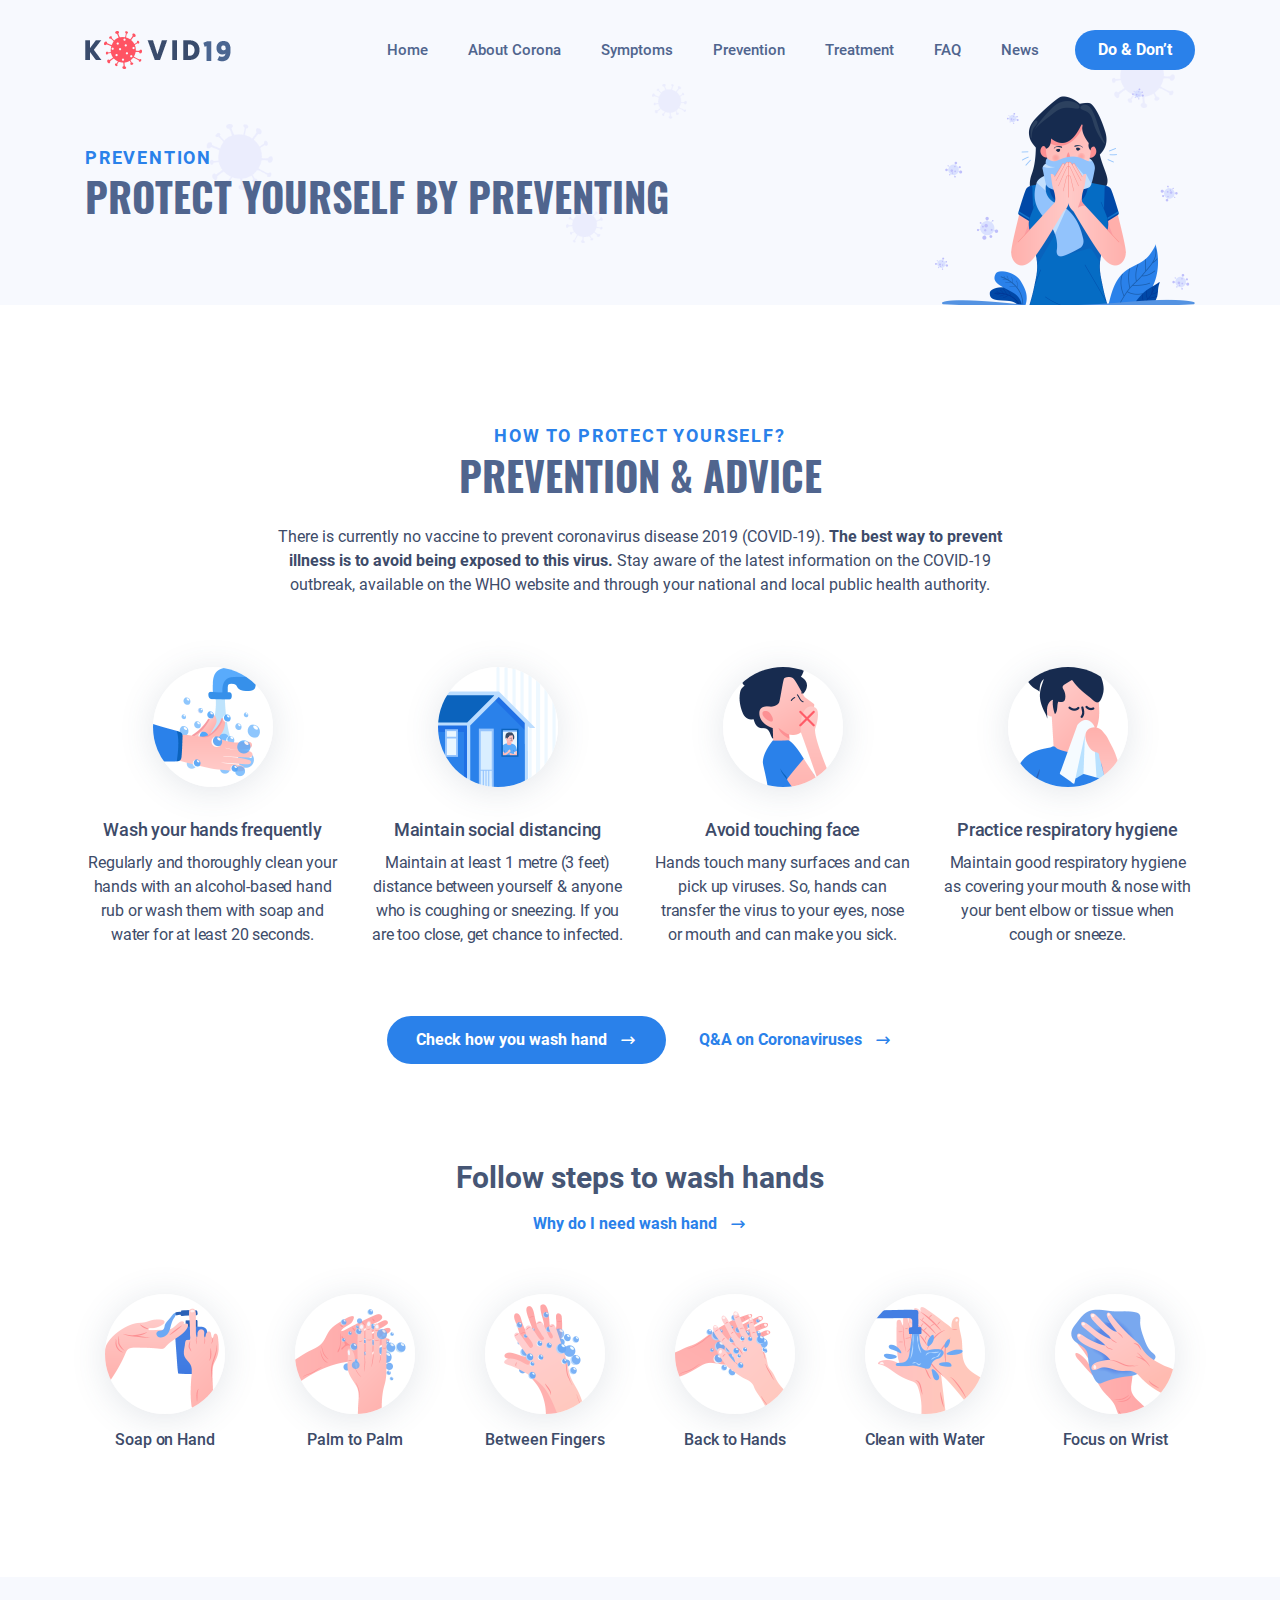
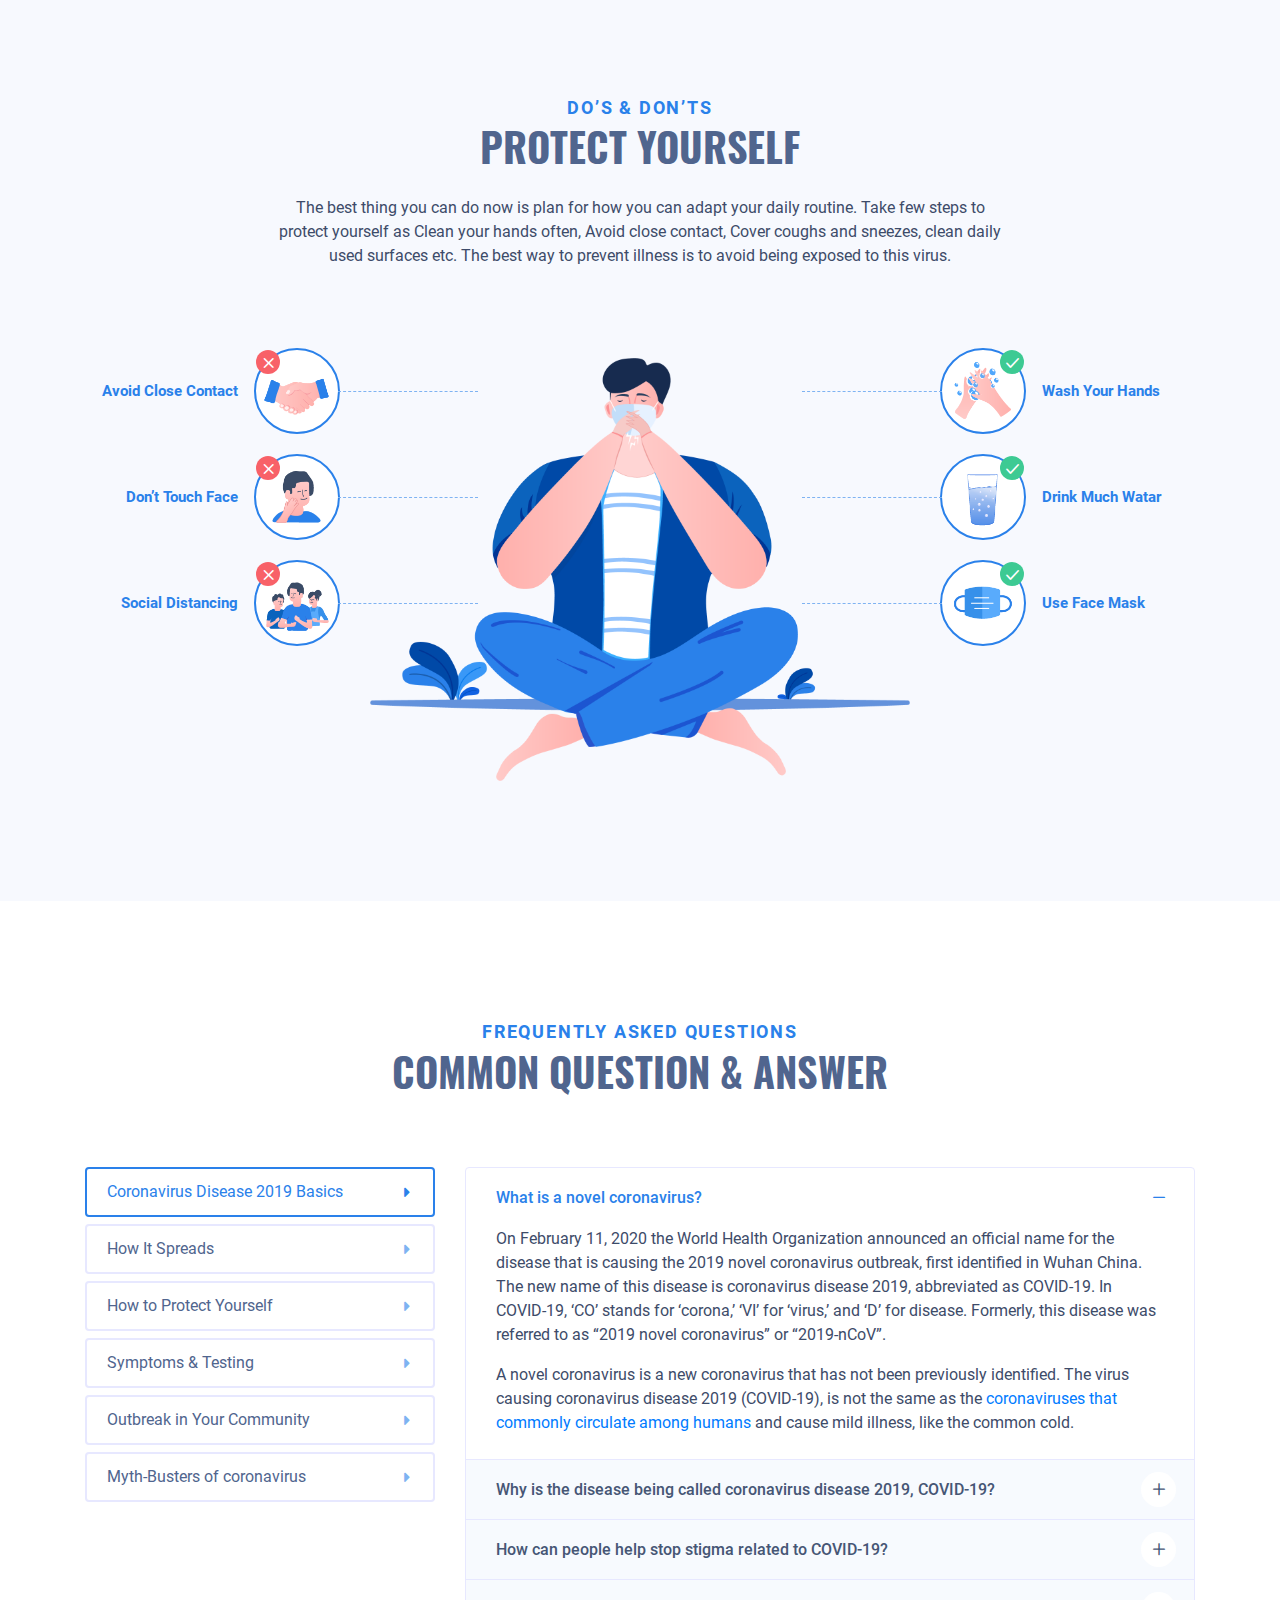
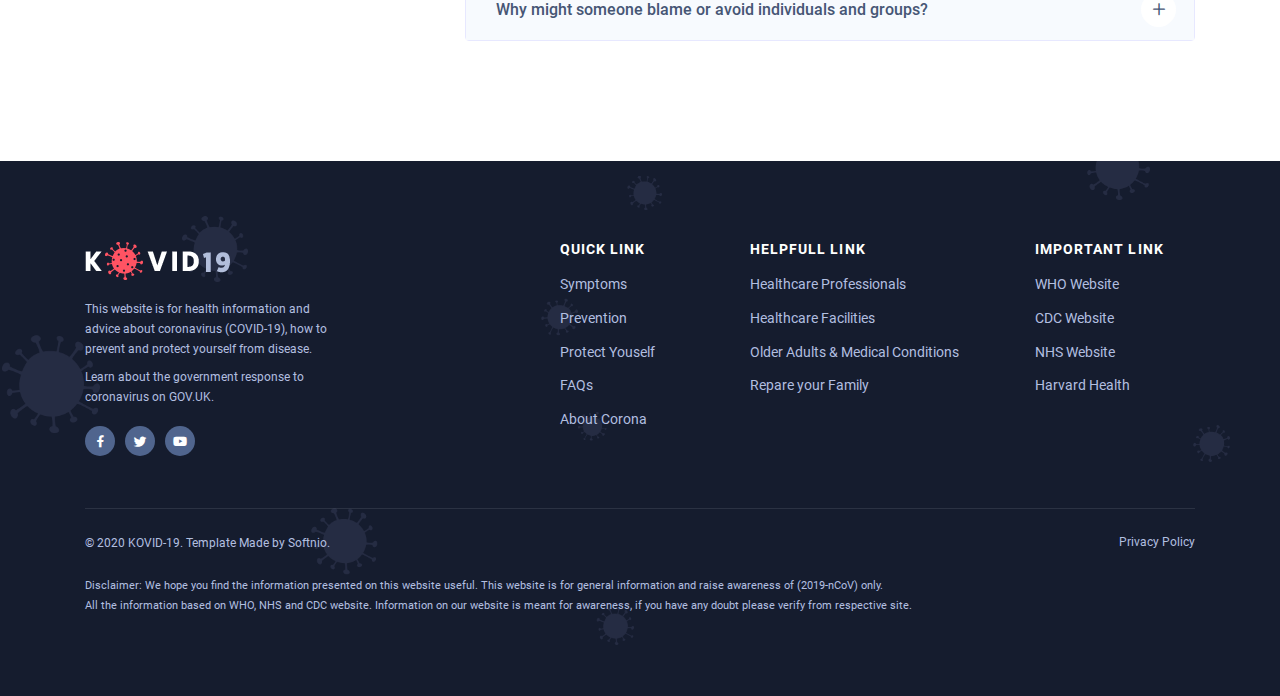
<file: prevention.html>
<!DOCTYPE html>
<html lang="zxx" class="js">
<head>
	<meta charset="utf-8">
    <meta name="author" content="Softnio">
    <meta name="viewport" content="width=device-width, initial-scale=1, shrink-to-fit=no">
    <meta name="description" content="">
    <!-- Fav Icon  -->
    <link rel="shortcut icon" href="images/favicon.png">
    <!-- Site Title  -->
    <title>Prevention | Coronavirus (COVID-19) Prevention & Informatics HTML Template</title>
    <!-- Bundle and Base CSS -->
    <link rel="stylesheet" href="assets/css/bundle.css?ver=100">
    <link rel="stylesheet" href="assets/css/styles.css?ver=100">
</head>

<body class="nk-body">

    <div class="nk-wrap">
        <header class="nk-header bg-light has-overlay" id="home">
            <div class="overlay shape shape-a-sm"></div><!-- Overlay Shape -->
            <div class="nk-navbar is-light is-sticky" id="navbar">
                <div class="container">
                    <div class="nk-navbar-wrap">
                        <div class="nk-navbar-logo logo">
                            <a href="./" class="logo-link">
                                <img class="logo-dark" src="images/logo-dark.png" srcset="images/logo-dark2x.png 2x" alt="logo">
                                <img class="logo-light" src="images/logo-white.png" srcset="images/logo-white2x.png 2x" alt="logo">
                            </a>
                        </div><!-- .nk-navbar-logo -->
                        <div class="nk-navbar-toggle d-lg-none">
                            <a href="#" class="toggle" data-menu-toggle="navbar-menu"><em class="icon-menu icon ni ni-menu"></em><em class="icon-close icon ni ni-cross"></em></a>
                        </div><!-- .nk-navbar-toggle -->
                        <nav class="nk-navbar-menu" id="navbar-menu">
                            <ul class="nk-menu">
                                <li class="nk-menu-item"><a class="scrollto nav-link nk-menu-link" href="./">Home</a></li>
                                <li class="nk-menu-item"><a class="scrollto nav-link nk-menu-link" href="#">About Corona</a></li>
                                <li class="nk-menu-item"><a class="scrollto nav-link nk-menu-link" href="#">Symptoms</a></li>
                                <li class="nk-menu-item"><a class="scrollto nav-link nk-menu-link" href="#">Prevention</a></li>
                                <li class="nk-menu-item"><a class="scrollto nav-link nk-menu-link" href="#">Treatment</a></li>
                                <li class="nk-menu-item"><a class="scrollto nav-link nk-menu-link" href="#">FAQ</a></li>
                                <li class="nk-menu-item"><a class="scrollto nav-link nk-menu-link" href="#">News</a></li>
                            </ul>
                            <ul class="nk-menu-btns">
                                <li class="nk-menu-item"><a href="#" class="btn btn-sm scrollto nav-link">Do &amp; Don’t</a></li>
                            </ul>
                        </nav><!-- .nk-navbar-menu -->
                    </div><!-- .nk-navbar-wrap -->
                </div><!-- .container -->
            </div><!-- .nk-navbar -->
            <div class="nk-page-head">
                <div class="container">
                    <div class="nk-page-head-wrap">
                        <div class="nk-page-head-text">
                            <h5 class="subtitle">Prevention</h5>
                            <h2 class="title">Protect Yourself by Preventing</h2>
                        </div><!-- .nk-banner-block -->
                        <div class="nk-page-head-image">
                            <img src="images/gfx/page-head.png" alt="">
                        </div>
                    </div>
                </div><!-- .container -->
            </div><!-- .nk-banner -->
        </header><!-- .nk-header -->

        <main class="nk-pages">
            <section class="section section-l bg-white section-advice pb-0 ov-h" id="prevention">
                <div class="container">
                    <div class="section-head text-center wide-lg">
                        <h5 class="subtitle">How to Protect Yourself?</h5>
                        <h2 class="title">Prevention <br class="d-sm-none"> &amp; advice</h2>
                        <p>There is currently no vaccine to prevent coronavirus disease 2019 (COVID-19). <strong>The best way to prevent illness is to avoid being exposed to this virus.</strong> Stay aware of the latest information on the COVID-19 outbreak, available on the WHO website and through your national and local public health authority. </p>
                    </div><!-- .section-head -->
                    <div class="section-content">
                        <div class="row g-gs gy-sm-m">
                            <div class="col-lg-3 col-sm-6">
                                <div class="box3">
                                    <div class="box3-gfx">
                                        <img src="images/gfx/advice-a.png" alt="">
                                    </div>
                                    <div class="box3-content">
                                        <h5 class="title">Wash your hands frequently</h5>
                                        <p>Regularly and thoroughly clean your hands with an alcohol-based hand rub or wash them with soap and water for at least 20 seconds.</p>
                                    </div>
                                </div><!-- .box3 -->
                            </div><!-- .col -->
                            <div class="col-lg-3 col-sm-6">
                                <div class="box3">
                                    <div class="box3-gfx">
                                        <img src="images/gfx/advice-b.png" alt="">
                                    </div>
                                    <div class="box3-content">
                                        <h5 class="title">Maintain social distancing</h5>
                                        <p>Maintain at least 1 metre (3 feet) distance between yourself & anyone who is coughing or sneezing. If you are too close, get chance to infected.</p>
                                    </div>
                                </div><!-- .box3 -->
                            </div><!-- .col -->
                            <div class="col-lg-3 col-sm-6">
                                <div class="box3">
                                    <div class="box3-gfx">
                                        <img src="images/gfx/advice-c.png" alt="">
                                    </div>
                                    <div class="box3-content">
                                        <h5 class="title">Avoid touching face</h5>
                                        <p>Hands touch many surfaces and can pick up viruses. So, hands can transfer the virus to your eyes, nose or mouth and can make you sick.</p>
                                    </div>
                                </div><!-- .box3 -->
                            </div><!-- .col -->
                            <div class="col-lg-3 col-sm-6">
                                <div class="box3">
                                    <div class="box3-gfx">
                                        <img src="images/gfx/advice-d.png" alt="">
                                    </div>
                                    <div class="box3-content">
                                        <h5 class="title">Practice respiratory hygiene</h5>
                                        <p>Maintain good respiratory hygiene as covering your mouth & nose with your bent elbow or tissue when cough or sneeze.</p>
                                    </div>
                                </div><!-- .box3 -->
                            </div><!-- .col -->
                        </div><!-- .row -->
                        <ul class="section-actions">
                            <li><a href="#handwash" class="btn scrollto"><span>Check how you wash hand</span><em class="icon ni ni-arrow-long-right"></em></a></li>
                            <li><a href="#faq" class="btn btn-transparent scrollto"><span>Q&A on Coronaviruses</span><em class="icon ni ni-arrow-long-right"></em></a></li>
                        </ul><!-- .section-actions -->
                    </div><!-- .section-content -->
                </div><!-- .container -->
            </section><!-- .section -->

            <section class="section section-l bg-white section-handwash" id="handwash">
                <div class="container mt-n4">
                    <div class="section-subhead text-center">
                        <h4 class="title">Follow steps to <br class="d-sm-none"> wash hands</h4>
                        <a href="#faq" class="btn btn-sm btn-transparent scrollto"><span>Why do I need wash hand</span><em class="icon ni ni-arrow-long-right"></em></a>
                    </div>
                    <div class="section-content">
                        <div class="row g-gs justify-content-center">
                            <div class="col-6 col-mb-5 col-sm-4 col-lg-2">
                                <div class="box4">
                                    <div class="box4-gfx">
                                        <img src="images/gfx/hand-a.png" alt="">
                                    </div>
                                    <div class="box4-content">
                                        <h6 class="title">Soap on Hand</h6>
                                    </div>
                                </div><!-- .box4 -->
                            </div><!-- .col -->
                            <div class="col-6 col-mb-5 col-sm-4 col-lg-2">
                                <div class="box4">
                                    <div class="box4-gfx">
                                        <img src="images/gfx/hand-b.png" alt="">
                                    </div>
                                    <div class="box4-content">
                                        <h6 class="title">Palm to Palm</h6>
                                    </div>
                                </div><!-- .box4 -->
                            </div><!-- .col -->
                            <div class="col-6 col-mb-5 col-sm-4 col-lg-2">
                                <div class="box4">
                                    <div class="box4-gfx">
                                        <img src="images/gfx/hand-c.png" alt="">
                                    </div>
                                    <div class="box4-content">
                                        <h6 class="title">Between Fingers</h6>
                                    </div>
                                </div><!-- .box4 -->
                            </div><!-- .col -->
                            <div class="col-6 col-mb-5 col-sm-4 col-lg-2">
                                <div class="box4">
                                    <div class="box4-gfx">
                                        <img src="images/gfx/hand-d.png" alt="">
                                    </div>
                                    <div class="box4-content">
                                        <h6 class="title">Back to Hands</h6>
                                    </div>
                                </div><!-- .box4 -->
                            </div><!-- .col -->
                            <div class="col-6 col-mb-5 col-sm-4 col-lg-2">
                                <div class="box4">
                                    <div class="box4-gfx">
                                        <img src="images/gfx/hand-e.png" alt="">
                                    </div>
                                    <div class="box4-content">
                                        <h6 class="title">Clean with Water</h6>
                                    </div>
                                </div><!-- .box4 -->
                            </div><!-- .col -->
                            <div class="col-6 col-mb-5 col-sm-4 col-lg-2">
                                <div class="box4">
                                    <div class="box4-gfx">
                                        <img src="images/gfx/hand-f.png" alt="">
                                    </div>
                                    <div class="box4-content">
                                        <h6 class="title">Focus on Wrist</h6>
                                    </div>
                                </div><!-- .box4 -->
                            </div><!-- .col -->
                        </div><!-- .row -->
                    </div><!-- .section-content -->
                </div><!-- .container -->
            </section><!-- .section -->

            <section class="section section-l bg-light section-protect" id="protect">
                <div class="container">
                    <div class="section-head text-center wide-lg">
                        <h5 class="subtitle">Do’s &amp; Don’ts</h5>
                        <h2 class="title">Protect yourself</h2>
                        <p>The best thing you can do now is plan for how you can adapt your daily routine. Take few steps to protect yourself as Clean your hands often, Avoid close contact, Cover coughs and sneezes, clean daily used surfaces etc. The best way to prevent illness is to avoid being exposed to this virus.</p>
                    </div><!-- .section-head -->
                    <div class="section-content">
                        <div class="row g-gs justify-content-center flex-lg-nowrap">
                            <div class="col-md-8 col-lg-5 col-xl-6 align-self-end">
                                <div class="protect-block-gfx">
                                    <img src="images/gfx/protect.png" alt="">
                                </div>
                            </div><!-- .col -->
                            <div class="col-6 col-mb-5 col-sm-6 col-lg-4 col-xl-3 flex-grow-1 order-lg-first">
                                <div class="protect-item negative">
                                    <div class="protect-gfx">
                                        <img src="images/gfx/donts-a.png" alt="">
                                    </div>
                                    <div class="protect-text">
                                        <h5 class="title">Avoid Close Contact</h5>
                                    </div>
                                </div><!-- .protext-item -->
                                <div class="protect-item negative">
                                    <div class="protect-gfx">
                                        <img src="images/gfx/donts-b.png" alt="">
                                    </div>
                                    <div class="protect-text">
                                        <h5 class="title">Don’t Touch Face</h5>
                                    </div>
                                </div><!-- .protext-item -->
                                <div class="protect-item negative">
                                    <div class="protect-gfx">
                                        <img src="images/gfx/donts-c.png" alt="">
                                    </div>
                                    <div class="protect-text">
                                        <h5 class="title">Social Distancing</h5>
                                    </div>
                                </div><!-- .protext-item -->
                            </div><!-- .col -->
                            <div class="col-6 col-mb-5 col-sm-6 col-lg-4 col-xl-3 flex-grow-1 ">
                                <div class="protect-item positive">
                                    <div class="protect-gfx">
                                        <img src="images/gfx/dos-a.png" alt="">
                                    </div>
                                    <div class="protect-text">
                                        <h5 class="title">Wash Your Hands</h5>
                                    </div>
                                </div><!-- .protext-item -->
                                <div class="protect-item positive">
                                    <div class="protect-gfx">
                                        <img src="images/gfx/dos-b.png" alt="">
                                    </div>
                                    <div class="protect-text">
                                        <h5 class="title">Drink Much Watar</h5>
                                    </div>
                                </div><!-- .protext-item -->
                                <div class="protect-item positive">
                                    <div class="protect-gfx">
                                        <img src="images/gfx/dos-c.png" alt="">
                                    </div>
                                    <div class="protect-text">
                                        <h5 class="title">Use Face Mask</h5>
                                    </div>
                                </div><!-- .protext-item -->
                            </div><!-- .col -->
                        </div><!-- .row -->
                    </div><!-- .section-content -->
                </div><!-- .container -->
            </section><!-- .section -->
            
            <section class="section section-l bg-white section-faq" id="faq">
                <div class="container">
                    <div class="section-head text-center">
                        <h5 class="subtitle">Frequently Asked Questions</h5>
                        <h2 class="title">Common Question <br class="d-sm-none"> &amp; Answer</h2>
                    </div><!-- .section-head -->
                    <div class="section-content">
                        <div class="row g-gs">
                            <div class="col-lg-4">
                                <ul class="nav nav-tabs nav-tabs-vr nav-tabs-btns">
                                    <li class="nav-item">
                                      <a class="nav-link active" data-toggle="tab" href="#covid-basics">Coronavirus Disease 2019 Basics</a>
                                    </li>
                                    <li class="nav-item">
                                      <a class="nav-link" data-toggle="tab" href="#covid-spreads">How It Spreads</a>
                                    </li>
                                    <li class="nav-item">
                                      <a class="nav-link" data-toggle="tab" href="#covid-protect">How to Protect Yourself</a>
                                    </li>
                                    <li class="nav-item">
                                      <a class="nav-link" data-toggle="tab" href="#covid-symptoms">Symptoms &amp; Testing</a>
                                    </li>
                                    <li class="nav-item">
                                      <a class="nav-link" data-toggle="tab" href="#covid-outbreak">Outbreak in Your Community</a>
                                    </li>
                                    <li class="nav-item">
                                      <a class="nav-link" data-toggle="tab" href="#covid-myth">Myth-Busters of coronavirus</a>
                                    </li>
                                </ul><!-- .nav-tabs -->
                            </div><!-- .col -->
                            <div class="col-lg-8">
                                <div class="tab-content">
                                    <div class="tab-pane fade show active" id="covid-basics">
                                        <div class="accordion">
                                            <div class="accordion-item">
                                                <h5 class="accordion-title" data-toggle="collapse" data-target="#covid-basics-01">What is a novel coronavirus? <span class="accordion-icon"></span></h5>
                                                <div id="covid-basics-01" class="collapse show">
                                                    <div class="accordion-content">
                                                        <p>On February 11, 2020 the World Health Organization announced an official name for the disease that is causing the 2019 novel coronavirus outbreak, first identified in Wuhan China. The new name of this disease is coronavirus disease 2019, abbreviated as COVID-19. In COVID-19, ‘CO’ stands for ‘corona,’ ‘VI’ for ‘virus,’ and ‘D’ for disease. Formerly, this disease was referred to as “2019 novel coronavirus” or “2019-nCoV”.</p>
                                                        <p>A novel coronavirus is a new coronavirus that has not been previously identified. The virus causing coronavirus disease 2019 (COVID-19), is not the same as the <a href="https://www.cdc.gov/coronavirus/2019-ncov/index.html" target="_blank">coronaviruses that commonly circulate among humans</a> and cause mild illness, like the common cold.</p>
                                                    </div>
                                                </div>
                                            </div>
                                            <div class="accordion-item">
                                                <h5 class="accordion-title collapsed" data-toggle="collapse" data-target="#covid-basics-02">Why is the disease being called coronavirus disease 2019, COVID-19?<span class="accordion-icon"></span></h5>
                                                <div id="covid-basics-02" class="collapse">
                                                    <div class="accordion-content">
                                                        <p>On February 11, 2020 the World Health Organization announced an official name for the disease that is causing the 2019 novel coronavirus outbreak, first identified in Wuhan China. The new name of this disease is coronavirus disease 2019, abbreviated as COVID-19. In COVID-19, ‘CO’ stands for ‘corona,’ ‘VI’ for ‘virus,’ and ‘D’ for disease. Formerly, this disease was referred to as “2019 novel coronavirus” or “2019-nCoV”.</p>
                                                        <p>There are <a href="https://www.cdc.gov/coronavirus/2019-ncov/index.html" target="_blank">many types</a> of human coronaviruses including some that commonly cause mild upper-respiratory tract illnesses. COVID-19 is a new disease, caused be a novel (or new) coronavirus that has not previously been seen in humans. The name of this disease was selected following the World Health Organization (WHO) best practiceexternal icon for naming of new human infectious diseases.</p>
                                                    </div>
                                                </div>
                                            </div>
                                            <div class="accordion-item">
                                                <h5 class="accordion-title collapsed" data-toggle="collapse" data-target="#covid-basics-03">How can people help stop stigma related to COVID-19? <span class="accordion-icon"></span></h5>
                                                <div id="covid-basics-03" class="collapse">
                                                    <div class="accordion-content">
                                                        <p>People can fight stigma and help, not hurt, others by providing social support. Counter stigma by learning and sharing facts. Communicating the facts that viruses do not target specific racial or ethnic groups and how COVID-19 actually spreads can help stop stigma.</p>
                                                    </div>
                                                </div>
                                            </div>
                                            <div class="accordion-item">
                                                <h5 class="accordion-title collapsed" data-toggle="collapse" data-target="#covid-basics-04">Why might someone blame or avoid individuals and groups? <span class="accordion-icon"></span></h5>
                                                <div id="covid-basics-04" class="collapse">
                                                    <div class="accordion-content">
                                                        <p>People in the U.S. may be worried or anxious about friends and relatives who are living in or visiting areas where COVID-19 is spreading. Some people are worried about the disease. Fear and anxiety can lead to social stigma, for example, towards Chinese or other Asian Americans or people who were in quarantine.</p>
                                                        <p>Stigma is discrimination against an identifiable group of people, a place, or a nation. Stigma is associated with a lack of knowledge about how COVID-19 spreads, a need to blame someone, fears about disease and death, and gossip that spreads rumors and myths.</p>
                                                        <p>Stigma hurts everyone by creating more fear or anger towards ordinary people instead of the disease that is causing the problem.</p>
                                                    </div>
                                                </div>
                                            </div>
                                        </div>
                                    </div>
                                    <div class="tab-pane fade" id="covid-spreads">
                                        <div class="accordion">
                                            <div class="accordion-item">
                                                <h5 class="accordion-title" data-toggle="collapse" data-target="#covid-spreads-01">What is the source of the virus? <span class="accordion-icon"></span></h5>
                                                <div id="covid-spreads-01" class="collapse show">
                                                    <div class="accordion-content">
                                                        <p>Coronaviruses are a large family of viruses. Some cause illness in people, and others, such as canine and feline coronaviruses, only infect animals. Rarely, animal coronaviruses that infect animals have emerged to infect people and can spread between people. This is suspected to have occurred for the virus that causes COVID-19. Middle East Respiratory Syndrome (MERS) and Severe Acute Respiratory Syndrome (SARS) are two other examples of coronaviruses that originated from animals and then spread to people. More information about the source and spread of COVID-19 is available on the <a href="https://www.cdc.gov/coronavirus/2019-ncov/cases-updates/summary.html" target="_blank">Situation Summary: Source and Spread of the Virus</a>.</p>
                                                    </div>
                                                </div>
                                            </div>
                                            <div class="accordion-item">
                                                <h5 class="accordion-title collapsed" data-toggle="collapse" data-target="#covid-spreads-02">How does the virus spread?<span class="accordion-icon"></span></h5>
                                                <div id="covid-spreads-02" class="collapse">
                                                    <div class="accordion-content">
                                                        <p>This virus was first detected in Wuhan City, Hubei Province, China. The first infections were linked to a live animal market, but the virus is now spreading from person-to-person. It’s important to note that person-to-person spread can happen on a continuum. Some viruses are highly contagious (like measles), while other viruses are less so.</p>
                                                        <p>The virus that causes COVID-19 seems to be spreading easily and sustainably in the community (“community spread”) in <a href="https://www.cdc.gov/coronavirus/2019-ncov/prepare/transmission.html" target="_blank">some affected geographic areas</a>. Community spread means people have been infected with the virus in an area, including some who are not sure how or where they became infected.</p><p>Learn what is known about the <a href="https://www.cdc.gov/coronavirus/2019-ncov/about/transmission.html" target="_blank">spread of newly emerged coronaviruses</a>.</p>
                                                    </div>
                                                </div>
                                            </div>
                                            <div class="accordion-item">
                                                <h5 class="accordion-title collapsed" data-toggle="collapse" data-target="#covid-spreads-03">Can someone who has had COVID-19 spread the illness to others? <span class="accordion-icon"></span></h5>
                                                <div id="covid-spreads-03" class="collapse">
                                                    <div class="accordion-content">
                                                        <p>The virus that causes COVID-19 is <a href="https://www.cdc.gov/coronavirus/2019-ncov/prepare/transmission.html" target="_blank">spreading from person-to-person</a>. Someone who is actively sick with COVID-19 can spread the illness to others. That is why CDC recommends that these patients be isolated either in the hospital or at home (depending on how sick they are) until they are better and no longer pose a risk of infecting others.</p>
                                                        <p>How long someone is actively sick can vary so the decision on when to release someone from isolation is made on a case-by-case basis in consultation with doctors, infection prevention and control experts, and public health officials and involves considering specifics of each situation including disease severity, illness signs and symptoms, and results of laboratory testing for that patient.</p>
                                                        <p>Current <a href="https://www.cdc.gov/coronavirus/2019-ncov/hcp/disposition-hospitalized-patients.html" target="_blank">CDC guidance for when it is OK to release someone from isolation</a>&nbsp;is made on a case by case basis and includes meeting all of the following requirements:</p>
                                                        <ul>
                                                            <li>The patient is free from fever without the use of fever-reducing medications.</li>
                                                            <li>The patient is no longer showing symptoms, including cough.</li>
                                                            <li>The patient has tested negative on at least two consecutive respiratory specimens collected at least 24 hours apart.</li>
                                                        </ul>
                                                        <p>Someone who has been released from isolation is not considered to pose a risk of infection to others.</p>
                                                    </div>
                                                </div>
                                            </div>
                                            <div class="accordion-item">
                                                <h5 class="accordion-title collapsed" data-toggle="collapse" data-target="#covid-spreads-04">Will warm weather stop the outbreak of COVID-19?<span class="accordion-icon"></span></h5>
                                                <div id="covid-spreads-04" class="collapse">
                                                    <div class="accordion-content">
                                                        <p>It is not yet known whether weather and temperature impact the spread of COVID-19. Some other viruses, like the common cold and flu, spread more during cold weather months but that does not mean it is impossible to become sick with these viruses during other months.  At this time, it is not known whether the spread of COVID-19 will decrease when weather becomes warmer.  There is much more to learn about the transmissibility, severity, and other features associated with COVID-19 and investigations are ongoing.</p>
                                                    </div>
                                                </div>
                                            </div>
                                            <div class="accordion-item">
                                                <h5 class="accordion-title collapsed" data-toggle="collapse" data-target="#covid-spreads-05">Can the virus that causes COVID-19 be spread through food, including refrigerated or frozen food?<span class="accordion-icon"></span></h5>
                                                <div id="covid-spreads-05" class="collapse">
                                                    <div class="accordion-content">
                                                        <p>Coronaviruses are generally thought to be spread from person-to-person through respiratory droplets. Currently there is no evidence to support transmission of COVID-19 associated with food. Before preparing or eating food it is important to always wash your hands with soap and water for 20 seconds for general food safety. Throughout the day wash your hands after blowing your nose, coughing or sneezing, or going to the bathroom.</p>
                                                        <p>It may be possible that a person can get COVID-19 by touching a surface or object that has the virus on it and then touching their own mouth, nose, or possibly their eyes, but this is not thought to be the main way the virus spreads.</p>
                                                        <p>In general, because of poor survivability of these coronaviruses on surfaces, there is likely very low risk of spread from food products or packaging that are shipped over a period of days or weeks at ambient, refrigerated, or frozen temperatures.</p>
                                                        <p>Learn what is known about the <a href="https://www.cdc.gov/coronavirus/2019-ncov/prepare/transmission.html" target="_blank">spread of COVID-19</a>.
                                                    </div>
                                                </div>
                                            </div>
                                            <div class="accordion-item">
                                                <h5 class="accordion-title collapsed" data-toggle="collapse" data-target="#covid-spreads-06">What is community spread?<span class="accordion-icon"></span></h5>
                                                <div id="covid-spreads-06" class="collapse">
                                                    <div class="accordion-content">
                                                        <p>Community spread means people have been infected with the virus in an area, including some who are not sure how or where they became infected.</p>
                                                    </div>
                                                </div>
                                            </div>
                                        </div>
                                    </div>
                                    <div class="tab-pane fade" id="covid-protect">
                                        <div class="accordion">
                                            <div class="accordion-item">
                                                <h5 class="accordion-title" data-toggle="collapse" data-target="#covid-protect-01">What can I do to protect myself and prevent the spread of disease?<span class="accordion-icon"></span></h5>
                                                <div id="covid-protect-01" class="collapse show">
                                                    <div class="accordion-content">
                                                        <h5>Protection measures for everyone</h5>
                                                        <p>Stay aware of the latest information on the COVID-19 outbreak, available on the WHO website and through your national and local public health authority. Many countries around the world have seen cases of COVID-19 and several have seen outbreaks. Authorities in China and some other countries have succeeded in slowing or stopping their outbreaks. However, the situation is unpredictable so check regularly for the latest news.</p>
                                                        <p>You can reduce your chances of being infected or spreading COVID-19 by taking some simple precautions:</p>
                                                        <ul class="list-dot">
                                                            <li>Regularly and thoroughly clean your hands with an alcohol-based hand rub or wash them with soap and water. 
                                                                <br><strong>Why?</strong> Washing your hands with soap and water or using alcohol-based hand rub kills viruses that may be on your hands.</li>

                                                            <li>Maintain at least 1 metre (3 feet) distance between yourself and anyone who is coughing or sneezing. 
                                                                <br><strong>Why?</strong> When someone coughs or sneezes they spray small liquid droplets from their nose or mouth which may contain virus. If you are too close, you can breathe in the droplets, including the COVID-19 virus if the person coughing has the disease.</li>

                                                            <li>Avoid touching eyes, nose and mouth.
                                                                <br><strong>Why?</strong> Hands touch many surfaces and can pick up viruses. Once contaminated, hands can transfer the virus to your eyes, nose or mouth. From there, the virus can enter your body and can make you sick.</li>


                                                            <li>Make sure you, and the people around you, follow good respiratory hygiene. This means covering your mouth and nose with your bent elbow or tissue when you cough or sneeze. Then dispose of the used tissue immediately.
                                                            <br><strong>Why?</strong> Droplets spread virus. By following good respiratory hygiene you protect the people around you from viruses such as cold, flu and COVID-19.</li>

                                                            <li>Stay home if you feel unwell. If you have a fever, cough and difficulty breathing, seek medical attention and call in advance. Follow the directions of your local health authority.
                                                            <br><strong>Why?</strong> National and local authorities will have the most up to date information on the situation in your area. Calling in advance will allow your health care provider to quickly direct you to the right health facility. This will also protect you and help prevent spread of viruses and other infections.</li>

                                                            <li>Keep up to date on the latest COVID-19 hotspots (cities or local areas where COVID-19 is spreading widely). If possible, avoid traveling to places  – especially if you are an older person or have diabetes, heart or lung disease.
                                                            <br><strong>Why?</strong> You have a higher chance of catching COVID-19 in one of these areas.</li>
                                                        </ul>
                                                    </div>
                                                </div>
                                            </div>
                                            <div class="accordion-item">
                                                <h5 class="accordion-title collapsed" data-toggle="collapse" data-target="#covid-protect-02">What should I do if I had close contact with someone who has COVID-19?<span class="accordion-icon"></span></h5>
                                                <div id="covid-protect-02" class="collapse">
                                                    <div class="accordion-content">
                                                        <p>Household members, intimate partners, and caregivers in a nonhealthcare setting may have close contact2 with a person with symptomatic, laboratory-confirmed COVID-19 or a person under investigation. Close contacts should monitor their health; they should call their healthcare provider right away if they develop symptoms suggestive of COVID-19 (e.g., fever, cough, shortness of breath)</p>
                                                        <p>Close contacts should also follow these recommendations:</p>
                                                        <ul class="list-dot">
                                                            <li>Make sure that you understand and can help the patient follow their healthcare provider’s instructions for medication(s) and care. You should help the patient with basic needs in the home and provide support for getting groceries, prescriptions, and other personal needs.</li>
                                                            <li>Monitor the patient’s symptoms. If the patient is getting sicker, call his or her healthcare provider and tell them that the patient has laboratory-confirmed COVID-19. This will help the healthcare provider’s office take steps to keep other people in the office or waiting room from getting infected. Ask the healthcare provider to call the local or state health department for additional guidance. If the patient has a medical emergency and you need to call 911, notify the dispatch personnel that the patient has, or is being evaluated for COVID-19.</li>
                                                            <li>Household members should stay in another room or be separated from the patient as much as possible. Household members should use a separate bedroom and bathroom, if available.</li>
                                                            <li>Prohibit visitors who do not have an essential need to be in the home.</li>
                                                            <li>Household members should care for any pets in the home. Do not handle pets or other animals while sick.&nbsp; For more information, see <a href="https://www.cdc.gov/coronavirus/2019-ncov/faq.html/#2019-nCoV-and-animals" target="_blank">COVID-19 and Animals</a>.</li>
                                                            <li>Make sure that shared spaces in the home have good air flow, such as by an air conditioner or an opened window, weather permitting.</li>
                                                            <li>Perform hand hygiene frequently. Wash your hands often with soap and water for at least 20 seconds or use an alcohol-based hand sanitizer that contains 60 to 95% alcohol, covering all surfaces of your hands and rubbing them together until they feel dry. Soap and water should be used preferentially if hands are visibly dirty.</li>
                                                            <li>Avoid touching your eyes, nose, and mouth with unwashed hands.</li>
                                                            <li>The patient should wear a facemask when you are around other people. If the patient is not able to wear a facemask (for example, because it causes trouble breathing), you, as the caregiver, should wear a mask when you are in the same room as the patient.</li>
                                                            <li>Wear a disposable facemask and gloves when you touch or have contact with the patient’s blood, stool, or body fluids, such as saliva, sputum, nasal mucus, vomit, urine.
                                                                <ul>
                                                                    <li>Throw out disposable facemasks and gloves after using them. Do not reuse.</li>
                                                                    <li>When removing personal protective equipment, first remove and dispose of gloves. Then, immediately clean your hands with soap and water or alcohol-based hand sanitizer. Next, remove and dispose of facemask, and immediately clean your hands again with soap and water or alcohol-based hand sanitizer.</li>
                                                                </ul>
                                                            </li>
                                                            <li>Avoid sharing household items with the patient. You should not share dishes, drinking glasses, cups, eating utensils, towels, bedding, or other items. After the patient uses these items, you should wash them thoroughly (see below “Wash laundry thoroughly”).</li>
                                                            <li>Clean all “high-touch” surfaces, such as counters, tabletops, doorknobs, bathroom fixtures, toilets, phones, keyboards, tablets, and bedside tables, every day. Also, clean any surfaces that may have blood, stool, or body fluids on them.
                                                                <ul>
                                                                    <li>Use a household cleaning spray or wipe, according to the label instructions. Labels contain instructions for safe and effective use of the cleaning product including precautions you should take when applying the product, such as wearing gloves and making sure you have good ventilation during use of the product.</li>
                                                                </ul>
                                                            </li>
                                                            <li>Wash laundry thoroughly.
                                                                <ul>
                                                                    <li>Immediately remove and wash clothes or bedding that have blood, stool, or body fluids on them.</li>
                                                                    <li>Wear disposable gloves while handling soiled items and keep soiled items away from your body. Clean your hands (with soap and water or an alcohol-based hand sanitizer) immediately after removing your gloves.</li>
                                                                    <li>Read and follow directions on labels of laundry or clothing items and detergent. In general, using a normal laundry detergent according to washing machine instructions and dry thoroughly using the warmest temperatures recommended on the clothing label.</li>
                                                                </ul>
                                                            </li>
                                                            <li>Place all used disposable gloves, facemasks, and other contaminated items in a lined container before disposing of them with other household waste. Clean your hands (with soap and water or an alcohol-based hand sanitizer) immediately after handling these items. Soap and water should be used preferentially if hands are visibly dirty.</li>
                                                            <li>Discuss any additional questions with your state or local health department or healthcare provider. Check available hours when contacting your local health department.</li>
                                                        </ul>
                                                    </div>
                                                </div>
                                            </div>
                                            <div class="accordion-item">
                                                <h5 class="accordion-title collapsed" data-toggle="collapse" data-target="#covid-protect-03">Who is at higher risk for serious illness from COVID-19? <span class="accordion-icon"></span></h5>
                                                <div id="covid-protect-03" class="collapse">
                                                    <div class="accordion-content">
                                                        <p><strong>Older adults and people of any age who have serious underlying medical conditions</strong> may be at higher risk for more serious complications from COVID-19. These people who may be at higher risk of getting very sick from this illness, includes:</p>
                                                        <ul class="list-dot">
                                                            <li><strong>Older adults</strong></li>
                                                            <li><strong>People who have serious underlying medical conditions</strong> like:
                                                                <ul>
                                                                    <li>Heart disease</li>
                                                                    <li>Diabetes</li>
                                                                    <li>Lung disease</li>
                                                                </ul>
                                                            </li>
                                                        </ul>
                                                    </div>
                                                </div>
                                            </div>
                                            <div class="accordion-item">
                                                <h5 class="accordion-title collapsed" data-toggle="collapse" data-target="#covid-protect-04">What should people at higher risk of serious illness with COVID-19 do?<span class="accordion-icon"></span></h5>
                                                <div id="covid-protect-04" class="collapse">
                                                    <div class="accordion-content">
                                                        <p>If you are at higher risk of getting very sick from COVID-19, you should: stock up on supplies; take everyday precautions to keep space between yourself and others; when you go out in public, keep away from others who are sick; limit close contact and wash your hands often; and avoid crowds, cruise travel, and non-essential travel. If there is an outbreak in your community, stay home as much as possible. Watch for symptoms and emergency signs. If you get sick, stay home and call your doctor. More information on how to prepare, what to do if you get sick, and how communities and caregivers can support those at higher risk is available on <a href="https://www.cdc.gov/coronavirus/2019-ncov/specific-groups/high-risk-complications.html" target="_blank">People at Risk for Serious Illness from COVID-19</a>.</p>
                                                    </div>
                                                </div>
                                            </div>
                                            <div class="accordion-item">
                                                <h5 class="accordion-title collapsed" data-toggle="collapse" data-target="#covid-protect-05">Should I wear a mask to protect myself?<span class="accordion-icon"></span></h5>
                                                <div id="covid-protect-05" class="collapse">
                                                    <div class="accordion-content">
                                                        <p>Only wear a mask if you are ill with COVID-19 symptoms (especially coughing) or looking after someone who may have COVID-19. Disposable face mask can only be used once. If you are not ill or looking after someone who is ill then you are wasting a mask. There is a world-wide shortage of masks, so WHO urges people to use masks wisely.</p>
                                                        <p>WHO advises rational use of medical masks to avoid unnecessary wastage of precious resources and mis-use of masks  (<a href="https://www.who.int/emergencies/diseases/novel-coronavirus-2019/advice-for-public/when-and-how-to-use-masks" target="_blank">see Advice on the use of masks</a>).</p>
                                                        <p>The most effective ways to protect yourself and others against COVID-19 are to frequently clean your hands, cover your cough with the bend of elbow or tissue and maintain a distance of at least 1 meter (3 feet) from people who are coughing or sneezing. See basic protective measures against the new coronavirus for more information.</p>
                                                    </div>
                                                </div>
                                            </div>
                                        </div>
                                    </div>
                                    <div class="tab-pane fade" id="covid-symptoms">
                                        <div class="accordion">
                                            <div class="accordion-item">
                                                <h5 class="accordion-title" data-toggle="collapse" data-target="#covid-symptoms-01">What are the symptoms of COVID-19?<span class="accordion-icon"></span></h5>
                                                <div id="covid-symptoms-01" class="collapse show">
                                                    <div class="accordion-content">
                                                        <p>The most common symptoms of COVID-19 are fever, tiredness, and dry cough. Some patients may have aches and pains, nasal congestion, runny nose, sore throat or diarrhea. These symptoms are usually mild and begin gradually. Some people become infected but don’t develop any symptoms and don't feel unwell. Most people (about 80%) recover from the disease without needing special treatment. Around 1 out of every 6 people who gets COVID-19 becomes seriously ill and develops difficulty breathing. Older people, and those with underlying medical problems like high blood pressure, heart problems or diabetes, are more likely to develop serious illness. People with fever, cough and difficulty breathing should seek medical attention. </p>
                                                        <p>Read about <a href="https://www.cdc.gov/coronavirus/2019-ncov/symptoms-testing/symptoms.html" target="_blank">COVID-19 Symptoms from CDC.gov</a>.</p>
                                                    </div>
                                                </div>
                                            </div>
                                            <div class="accordion-item">
                                                <h5 class="accordion-title collapsed" data-toggle="collapse" data-target="#covid-symptoms-02">Should I be tested for COVID-19?<span class="accordion-icon"></span></h5>
                                                <div id="covid-symptoms-02" class="collapse">
                                                    <div class="accordion-content">
                                                        <p>Not everyone needs to be tested for COVID-19. For information about testing, see <a href="https://www.cdc.gov/coronavirus/2019-ncov/symptoms-testing/testing.html" target="_blank">Testing for COVID-19</a>.</p>
                                                    </div>
                                                </div>
                                            </div>
                                            <div class="accordion-item">
                                                <h5 class="accordion-title collapsed" data-toggle="collapse" data-target="#covid-symptoms-03">Where can I get tested for COVID-19?<span class="accordion-icon"></span></h5>
                                                <div id="covid-symptoms-03" class="collapse">
                                                    <div class="accordion-content">
                                                        <p>The process and locations for testing vary from place to place. Contact your state, local, tribal, or territorial department for more information, or reach out to a medical provider. State and local public health departments have received tests from CDC while medical providers are getting tests developed by commercial manufacturers. While supplies of these tests are increasing, it may still be difficult to find someplace to get tested.</p>
                                                    </div>
                                                </div>
                                            </div>
                                            <div class="accordion-item">
                                                <h5 class="accordion-title collapsed" data-toggle="collapse" data-target="#covid-symptoms-04">Can a person test negative and later test positive for COVID-19? <span class="accordion-icon"></span></h5>
                                                <div id="covid-symptoms-04" class="collapse">
                                                    <div class="accordion-content">
                                                        <p>Using the CDC-developed diagnostic test, a negative result means that the virus that causes COVID-19 was not found in the person’s sample. In the early stages of infection, it is possible the virus will not be detected.</p>
                                                        <p>For COVID-19, a negative test result for a sample collected while a person has symptoms likely means that the COVID-19 virus is not causing their current illness.</p>
                                                    </div>
                                                </div>
                                            </div>
                                        </div>
                                    </div>
                                    <div class="tab-pane fade" id="covid-outbreak">
                                        <div class="accordion">
                                            <div class="accordion-item">
                                                <h5 class="accordion-title" data-toggle="collapse" data-target="#covid-outbreak-01">What should I do if there is an outbreak in my community?<span class="accordion-icon"></span></h5>
                                                <div id="covid-outbreak-01" class="collapse show">
                                                    <div class="accordion-content">
                                                        <p>During an outbreak, stay calm and put your preparedness plan to work. Follow the steps below:</p>
                                                        <p><strong><a href="https://www.cdc.gov/coronavirus/2019-ncov/about/prevention-treatment.html" target="_blank">Protect yourself and others</a>.</strong></p>
                                                        <ul class="list-dot">
                                                            <li>Stay home if you are sick. Keep away from people who are sick. Limit close contact with others as much as possible (about 6 feet).</li>
                                                        </ul>
                                                        <p><strong>Put your household plan into action. </strong></p>
                                                        <ul class="list-dot">
                                                            <li><strong>Stay informed about the local COVID-19 situation</strong>. Be aware of temporary school dismissals in your area, as this may affect your household’s daily routine.</li>
                                                        </ul>
                                                        <ul class="list-dot">
                                                            <li><strong>Continue practicing everyday preventive actions. </strong>Cover coughs and sneezes with a tissue and wash your hands often with soap and water for at least 20 seconds. If soap and water are not available, use a hand sanitizer that contains 60% alcohol. Clean frequently touched surfaces and objects daily using a regular household detergent and water.</li>
                                                            <li><strong>Notify your workplace as soon as possible if your regular work schedule changes.</strong> Ask to work from home or take leave if you or someone in your household gets sick with <a href="https://www.cdc.gov/coronavirus/2019-ncov/about/symptoms.html" target="_blank">COVID-19 symptoms</a>, or if your child’s school is dismissed temporarily. <a href="https://www.cdc.gov/coronavirus/2019-ncov/specific-groups/guidance-business-response.html" target="_blank">Learn how businesses and employers can plan for and respond to COVID-19.</a></li>
                                                            <li><strong>Stay in touch with others by phone or email. </strong>If you have a chronic medical condition and live alone, ask family, friends, and health care providers to check on you during an outbreak. Stay in touch with family and friends, especially those at increased risk of developing severe illness, such as older adults and people with severe chronic medical conditions.</li>
                                                        </ul>
                                                    </div>
                                                </div>
                                            </div>
                                            <div class="accordion-item">
                                                <h5 class="accordion-title collapsed" data-toggle="collapse" data-target="#covid-outbreak-02">How do I prepare my children in case of COVID-19 outbreak in our community? <span class="accordion-icon"></span></h5>
                                                <div id="covid-outbreak-02" class="collapse">
                                                    <div class="accordion-content">
                                                        <p>Outbreaks can be stressful for adults and children. Talk with your children about the outbreak, try to stay calm, and reassure them that they are safe. If appropriate, explain to them that most illness from COVID-19 seems to be mild.</p>
                                                        <p><a href="https://www.cdc.gov/childrenindisasters/helping-children-cope.html" target="_blank">Children respond differently to stressful situations than adults</a></p>
                                                    </div>
                                                </div>
                                            </div>
                                            <div class="accordion-item">
                                                <h5 class="accordion-title collapsed" data-toggle="collapse" data-target="#covid-outbreak-03">What steps should parents take to protect children during a community outbreak? <span class="accordion-icon"></span></h5>
                                                <div id="covid-outbreak-03" class="collapse">
                                                    <div class="accordion-content">
                                                        <p>This is a new virus and we are still learning about it, but so far, there does not seem to be a lot of illness in children. Most illness, including serious illness, is happening in adults of working age and older adults. If there cases of COVID-19 that impact your child’s school, the school may dismiss students. Keep track of school dismissals in your community. Read or watch local media sources that report school dismissals. If schools are dismissed temporarily, use alternative childcare arrangements, if needed.</p>
                                                        <p>If your child/children become sick with COVID-19, notify their childcare facility or school. Talk with teachers about classroom assignments and activities they can do from home to keep up with their schoolwork.</p>
                                                        <p>Discourage children and teens from gathering in other public places while school is dismissed to help slow the spread of COVID-19 in the community.</p>
                                                    </div>
                                                </div>
                                            </div>
                                            <div class="accordion-item">
                                                <h5 class="accordion-title collapsed" data-toggle="collapse" data-target="#covid-outbreak-04">Will schools be dismissed if there is an outbreak in my community? <span class="accordion-icon"></span></h5>
                                                <div id="covid-outbreak-04" class="collapse">
                                                    <div class="accordion-content">
                                                        <p>Depending on the situation, public health officials may recommend community actions to reduce exposures to COVID-19, such as school dismissals. Read or watch local media sources that report school dismissals or and watch for communication from your child’s school. If schools are dismissed temporarily, discourage students and staff from gathering or socializing anywhere, like at a friend’s house, a favorite restaurant, or the local shopping mall.</p>
                                                    </div>
                                                </div>
                                            </div>
                                            <div class="accordion-item">
                                                <h5 class="accordion-title collapsed" data-toggle="collapse" data-target="#covid-outbreak-05">Can the virus that causes COVID-19 be spread through food, including refrigerated or frozen food?<span class="accordion-icon"></span></h5>
                                                <div id="covid-outbreak-05" class="collapse">
                                                    <div class="accordion-content">
                                                        <p>Coronaviruses are generally thought to be spread from person-to-person through respiratory droplets. Currently there is no evidence to support transmission of COVID-19 associated with food. Before preparing or eating food it is important to always wash your hands with soap and water for 20 seconds for general food safety. Throughout the day wash your hands after blowing your nose, coughing or sneezing, or going to the bathroom.</p>
                                                        <p>It may be possible that a person can get COVID-19 by touching a surface or object that has the virus on it and then touching their own mouth, nose, or possibly their eyes, but this is not thought to be the main way the virus spreads.</p>
                                                        <p>In general, because of poor survivability of these coronaviruses on surfaces, there is likely very low risk of spread from food products or packaging that are shipped over a period of days or weeks at ambient, refrigerated, or frozen temperatures.</p>
                                                        <p>Learn what is known about the <a href="https://www.cdc.gov/coronavirus/2019-ncov/prepare/transmission.html" target="_blank">spread of COVID-19</a>.
                                                    </div>
                                                </div>
                                            </div>
                                            <div class="accordion-item">
                                                <h5 class="accordion-title collapsed" data-toggle="collapse" data-target="#covid-outbreak-06">Should I go to work if there is an outbreak in my community? <span class="accordion-icon"></span></h5>
                                                <div id="covid-outbreak-06" class="collapse">
                                                    <div class="accordion-content">
                                                        <p>Follow the advice of your local health officials. Stay home if you can. Talk to your employer to discuss working from home, taking leave if you or someone in your household gets sick with <a href="https://www.cdc.gov/coronavirus/2019-ncov/about/symptoms.html" target="_blank">COVID-19 symptoms</a>, or if your child’s school is dismissed temporarily. Employers should be aware that more employees may need to stay at home to care for sick children or other sick family members than is usual in case of a community outbreak.</p>
                                                    </div>
                                                </div>
                                            </div>
                                        </div>
                                    </div>
                                    <div class="tab-pane fade" id="covid-myth">
                                        <div class="accordion">
                                            <div class="accordion-item">
                                                <h5 class="accordion-title" data-toggle="collapse" data-target="#covid-myth-01">COVID-19 virus can be transmitted in areas with hot and humid climates? <span class="accordion-icon"></span></h5>
                                                <div id="covid-myth-01" class="collapse show">
                                                    <div class="accordion-content">
                                                        <p>From the evidence so far, the COVID-19 virus can be transmitted in ALL AREAS, including areas with hot and humid weather. Regardless of climate, adopt protective measures if you live in, or travel to an area reporting COVID-19. The best way to protect yourself against COVID-19 is by frequently cleaning your hands. By doing this you eliminate viruses that may be on your hands and avoid infection that could occur by then touching your eyes, mouth, and nose.</p>
                                                    </div>
                                                </div>
                                            </div>
                                            <div class="accordion-item">
                                                <h5 class="accordion-title collapsed" data-toggle="collapse" data-target="#covid-myth-02">Cold weather and snow CANNOT kill the new coronavirus<span class="accordion-icon"></span></h5>
                                                <div id="covid-myth-02" class="collapse">
                                                    <div class="accordion-content">
                                                        <p>There is no reason to believe that cold weather can kill the new coronavirus or other diseases. The normal human body temperature remains around 36.5°C to 37°C, regardless of the external temperature or weather. The most effective way to protect yourself against the new coronavirus is by frequently cleaning your hands with alcohol-based hand rub or washing them with soap and water.</p>
                                                    </div>
                                                </div>
                                            </div>
                                            <div class="accordion-item">
                                                <h5 class="accordion-title collapsed" data-toggle="collapse" data-target="#covid-myth-03">Taking a hot bath does not prevent the new coronavirus disease<span class="accordion-icon"></span></h5>
                                                <div id="covid-myth-03" class="collapse">
                                                    <div class="accordion-content">
                                                        <p>Taking a hot bath will not prevent you from catching COVID-19. Your normal body temperature remains around 36.5°C to 37°C, regardless of the temperature of your bath or shower. Actually, taking a hot bath with extremely hot water can be harmful, as it can burn you. The best way to protect yourself against COVID-19 is by frequently cleaning your hands. By doing this you eliminate viruses that may be on your hands and avoid infection that could occur by then touching your eyes, mouth, and nose.</p>
                                                    </div>
                                                </div>
                                            </div>
                                            <div class="accordion-item">
                                                <h5 class="accordion-title collapsed" data-toggle="collapse" data-target="#covid-myth-04">The new coronavirus CANNOT be transmitted through mosquito bites. <span class="accordion-icon"></span></h5>
                                                <div id="covid-myth-04" class="collapse">
                                                    <div class="accordion-content">
                                                        <p>To date there has been no information nor evidence to suggest that the new coronavirus could be transmitted by mosquitoes. The new coronavirus is a respiratory virus which spreads primarily through droplets generated when an infected person coughs or sneezes, or through droplets of saliva or discharge from the nose. To protect yourself, clean your hands frequently with an alcohol-based hand rub or wash them with soap and water. Also, avoid close contact with anyone who is coughing and sneezing.</p>
                                                    </div>
                                                </div>
                                            </div>
                                            <div class="accordion-item">
                                                <h5 class="accordion-title collapsed" data-toggle="collapse" data-target="#covid-myth-05">Are hand dryers effective in killing the new coronavirus? <span class="accordion-icon"></span></h5>
                                                <div id="covid-myth-05" class="collapse">
                                                    <div class="accordion-content">
                                                        <p>No. Hand dryers are not effective in killing the 2019-nCoV. To protect yourself against the new coronavirus, you should frequently clean your hands with an alcohol-based hand rub or wash them with soap and water. Once your hands are cleaned, you should dry them thoroughly by using paper towels or a warm air dryer.</p>
                                                    </div>
                                                </div>
                                            </div>
                                            <div class="accordion-item">
                                                <h5 class="accordion-title collapsed" data-toggle="collapse" data-target="#covid-myth-06">Can an ultraviolet disinfection lamp kill the new coronavirus? <span class="accordion-icon"></span></h5>
                                                <div id="covid-myth-06" class="collapse">
                                                    <div class="accordion-content">
                                                        <p>UV lamps should not be used to sterilize hands or other areas of skin as UV radiation can cause skin irritation.</p>
                                                    </div>
                                                </div>
                                            </div>
                                            <div class="accordion-item">
                                                <h5 class="accordion-title collapsed" data-toggle="collapse" data-target="#covid-myth-07">How effective are thermal scanners in detecting people infected with the new coronavirus? <span class="accordion-icon"></span></h5>
                                                <div id="covid-myth-07" class="collapse">
                                                    <div class="accordion-content">
                                                        <p>Thermal scanners are effective in detecting people who have developed a fever (i.e. have a higher than normal body temperature) because of infection with the new coronavirus.</p>
                                                        <p>However, they cannot detect people who are infected but are not yet sick with fever. This is because it takes between 2 and 10 days before people who are infected become sick and develop a fever.</p>
                                                    </div>
                                                </div>
                                            </div>
                                            <div class="accordion-item">
                                                <h5 class="accordion-title collapsed" data-toggle="collapse" data-target="#covid-myth-08">Do vaccines against pneumonia protect you against the new coronavirus? <span class="accordion-icon"></span></h5>
                                                <div id="covid-myth-08" class="collapse">
                                                    <div class="accordion-content">
                                                        <p>No. Vaccines against pneumonia, such as pneumococcal vaccine and Haemophilus influenza type B (Hib) vaccine, do not provide protection against the new coronavirus.</p>
                                                        <p>The virus is so new and different that it needs its own vaccine. Researchers are trying to develop a vaccine against 2019-nCoV, and WHO is supporting their efforts.</p>
                                                        <p>Although these vaccines are not effective against 2019-nCoV, vaccination against respiratory illnesses is highly recommended to protect your health.</p>
                                                    </div>
                                                </div>
                                            </div>
                                        </div>
                                    </div>
                                </div><!-- .tab-content -->
                            </div><!-- .col -->
                        </div><!-- .row -->
                    </div><!-- .section-content -->
                </div><!-- .container -->
            </section><!-- .section -->
            
        </main><!-- .nk-pages -->

        <footer class="nk-footer bg-dark tc-light has-overlay">
            <div class="overlay shape shape-c"></div><!-- Overlay Shape -->
            <section class="section section-footer section-m tc-light">
                <div class="container">
                    <div class="nk-footer-top">
                        <div class="row g-gs gy-m">
                            <div class="col-lg-3 col-md-9 mr-auto">
                                <div class="wgs wgs-about">
                                    <div class="wgs-logo logo">
                                        <a href="./" class="logo-link">
                                            <img src="images/logo-white.png" srcset="images/logo-white2x.png 2x" alt="logo">
                                        </a>
                                    </div>
                                    <div class="wgs-about-text">
                                        <p>This website is for health information and advice about coronavirus (COVID-19), how to prevent and protect yourself from disease.</p>
                                        <p>Learn about the government response to coronavirus on GOV.UK.</p>
                                    </div>
                                    <ul class="wgs-social">
                                        <li><a href="#"><em class="icon ni ni-facebook-f"></em></a></li>
                                        <li><a href="#"><em class="icon ni ni-twitter"></em></a></li>
                                        <li><a href="#"><em class="icon ni ni-youtube-fill"></em></a></li>
                                    </ul>
                                </div><!-- .wgs -->
                            </div><!-- .col -->
                            <div class="col-sm-4 col-lg-2">
                                <div class="wgs wgs-menu">
                                    <h6 class="wgs-title">Quick Link</h6>
                                    <ul class="wgs-links">
                                        <li><a class="scrollto" href="#symptoms">Symptoms</a></li>
                                        <li><a class="scrollto" href="#prevention">Prevention</a></li>
                                        <li><a class="scrollto" href="#protect">Protect Youself</a></li>
                                        <li><a class="scrollto" href="#faq">FAQs</a></li>
                                        <li><a class="scrollto" href="#about">About Corona</a></li>
                                    </ul>
                                </div><!-- .wgs -->
                            </div><!-- .col -->
                            <div class="col-sm-4 col-lg-3">
                                <div class="wgs wgs-menu">
                                    <h6 class="wgs-title">Helpfull link</h6>
                                    <ul class="wgs-links">
                                        <li><a href="#">Healthcare Professionals</a></li>
                                        <li><a href="#">Healthcare Facilities</a></li>
                                        <li><a href="#">Older Adults & Medical Conditions</a></li>
                                        <li><a href="#">Repare your Family</a></li>
                                    </ul>
                                </div><!-- .wgs -->
                            </div><!-- .col -->
                            <div class="col-sm-4 col-lg-2">
                                <div class="wgs wgs-menu">
                                    <h6 class="wgs-title">Important Link</h6>
                                    <ul class="wgs-links">
                                        <li><a href="#">WHO Website</a></li>
                                        <li><a href="#">CDC Website</a></li>
                                        <li><a href="#">NHS Website</a></li>
                                        <li><a href="#">Harvard Health</a></li>
                                    </ul>
                                </div><!-- .wgs -->
                            </div><!-- .col -->
                        </div><!-- .row -->
                    </div><!-- .nk-footer-top -->
                    <div class="nk-footer-bottom">
                        <div class="row align-items-center">
                            <div class="col-md-6">
                                <p class="nk-copyright">&copy; 2020 KOVID-19. Template Made by <a href="https://softnio.com">Softnio</a>.</p>
                            </div><!-- .col -->
                            <div class="col-md-6">
                                <ul class="nk-footer-links justify-content-md-end">
                                    <li><a href="#">Privacy Policy</a></li>
                                </ul>
                            </div><!-- .col -->
                        </div><!-- .row -->
                        <div class="row">
                            <div class="col-12">
                                <div class="nk-dislaimer">
                                    <p>Disclaimer: We hope you find the information presented on this website useful. This website is for general information and raise awareness of (2019-nCoV) only. <br class="d-none d-lg-block">
                                        All the information based on WHO, NHS and CDC website.  Information on our website is meant for awareness, if you have any doubt please verify from respective site.</p>
                                </div>
                            </div>
                        </div>
                    </div><!-- .nk-footer-bottom -->
                </div><!-- .container -->
            </section><!-- .section -->
        </footer><!-- .nk-footer -->
    </div><!-- .nk-wrap -->

	<!-- JavaScript -->
	<script src="assets/js/bundle.js?ver=100"></script>
	<script src="assets/js/scripts.js?ver=100"></script>
</body>
</html>
</file>
<file: assets/css/styles.css>
@charset "UTF-8";
/*!
 * Theme Name: Kovid19
 * Author: Softnio
 * Author URI: http://themeforest.net/user/softnio
 * Version: 1.0.0
 * Updated: 03/27/2020
**/
/**
----------------------
## TABLE CONTNETS ##
01. Fonts
02. Reset
03. Utilities
--  03.1 Wide
--  03.2 Backgrounds
--  03.3 Guttters
--  03.4 Overflow
--  03.5 Overlay
04. Elements
--  04.1 Btns
--  04.2 Logo
05. Components
--  05.1 Banner
--  05.2 Status
--  05.3 Text Block
--  05.4 Boxes
--  05.5 List
--  05.6 Blog
--  05.7 Protect
--  05.8 Accordions
--  05.9 Tabs
--  05.10 WGS
--  05.11 Copyright
06. Layouts
--  06.1 Header
--  06.2 Section
--  06.3 Navbar
--  06.4 Menu
--  06.5 Footer
---------------------- **/
/** IMPORTANT NOTE: DO NOT Edit this file. Best to write your code in saparete file It will helps you to easy update of the template. */
/** 01. Fonts */
@font-face { font-family: 'Roboto'; src: url("../fonts/Roboto-Bold.eot"); src: local("Roboto Bold"), local("Roboto-Bold"), url("../fonts/Roboto-Bold.eot?#iefix") format("embedded-opentype"), url("../fonts/Roboto-Bold.woff2") format("woff2"), url("../fonts/Roboto-Bold.woff") format("woff"), url("../fonts/Roboto-Bold.ttf") format("truetype"); font-weight: bold; font-style: normal; }
@font-face { font-family: 'Roboto'; src: url("../fonts/Roboto-Medium.eot"); src: local("Roboto Medium"), local("Roboto-Medium"), url("../fonts/Roboto-Medium.eot?#iefix") format("embedded-opentype"), url("../fonts/Roboto-Medium.woff2") format("woff2"), url("../fonts/Roboto-Medium.woff") format("woff"), url("../fonts/Roboto-Medium.ttf") format("truetype"); font-weight: 500; font-style: normal; }
@font-face { font-family: 'Roboto'; src: url("../fonts/Roboto-Regular.eot"); src: local("Roboto"), local("Roboto-Regular"), url("../fonts/Roboto-Regular.eot?#iefix") format("embedded-opentype"), url("../fonts/Roboto-Regular.woff2") format("woff2"), url("../fonts/Roboto-Regular.woff") format("woff"), url("../fonts/Roboto-Regular.ttf") format("truetype"); font-weight: normal; font-style: normal; }
@font-face { font-family: 'Oswald'; src: url("../fonts/Oswald-Bold.eot"); src: local("Oswald Bold"), local("Oswald-Bold"), url("../fonts/Oswald-Bold.eot?#iefix") format("embedded-opentype"), url("../fonts/Oswald-Bold.woff2") format("woff2"), url("../fonts/Oswald-Bold.woff") format("woff"), url("../fonts/Oswald-Bold.ttf") format("truetype"); font-weight: bold; font-style: normal; }
/** 02. Reset */
html, body { font-family: "Roboto", sans-serif; color: #50658e; font-size: 16px; line-height: 1.6; font-weight: 300; -webkit-font-smoothing: antialiased; -moz-osx-font-smoothing: grayscale; position: relative; }

body.noscroll { overflow: hidden; }

article, aside, details, figcaption, figure, footer, header, hgroup, main, menu, nav, section { display: block; }

*[hidden] { display: none; }

ol, ul { list-style: none; color: #3d4b69; }
.tc-light ol, .tc-light ul { color: #fff; }

blockquote, q { quotes: none; }
blockquote::after, blockquote::before, q::after, q::before { content: none; }

table { border-collapse: collapse; border-spacing: 0; }

.tc-light { color: #fff; }

h1, h2, h3, .h1, .h2, .h3 { font-weight: 700; font-family: "Oswald", sans-serif; line-height: 1.3; margin-bottom: 0.5rem; }
h1:last-child, h2:last-child, h3:last-child, .h1:last-child, .h2:last-child, .h3:last-child { margin-bottom: 0; }
.tc-light h1, .tc-light h2, .tc-light h3, .tc-light .h1, .tc-light .h2, .tc-light .h3 { color: #fff; }

h4, .h4, h5, h6, .h5, .h6 { font-family: "Roboto", sans-serif; font-weight: 700; }
.tc-light h4, .tc-light .h4, .tc-light h5, .tc-light h6, .tc-light .h5, .tc-light .h6 { color: #b2bfe0; }

h1, .h1, h2, .h2 { color: #50658e; }

h3, .h3, h4, .h4 { color: #465675; }

h5, .h5, h6, .h6 { color: #3d4b69; }

p { margin-bottom: .75rem; color: #3d4b69; line-height: 1.5; }
p:last-child { margin-bottom: 0; }
.tc-light p { color: #fff; }
p.lead { font-size: 1.125rem; line-height: 1.5; }
p.small { font-size: .75rem; line-height: 1.67; }

ul, ol, table { margin: 0; padding: 0; }

strong, b { font-weight: 700; }

a { outline: 0 none; transition: all 0.5s; }
a:link, a:visited { text-decoration: none; }
a:hover, a:focus, a:active { outline: 0; }

img { max-width: 100%; height: auto; }

h1, .h1, .fz-1 { font-size: 2.25rem; }

h2, .h2, .fz-2 { font-size: 2.25rem; }

h3, .h3, .fz-3 { font-size: 1.5rem; letter-spacing: 0.04em; }

h4, .h4, .fz-4 { font-size: 1.25rem; }

h5, .h5, .fz-5 { font-size: 1rem; }

h6, .h6, .fz-6 { font-size: 1rem; }

@media (min-width: 576px) { p { margin-bottom: 1rem; }
  p:last-child { margin-bottom: 0; }
  p.lead { font-size: 1.25rem; }
  h1, .h1, .fz-1 { font-size: 2.75rem; }
  h2, .h2, .fz-2 { font-size: 2.5rem; }
  h3, .h3, .fz-3 { font-size: 1.75rem; }
  h4, .h4, .fz-4 { font-size: 1.5rem; }
  h5, .h5, .fz-5 { font-size: 1.25rem; } }
/** 03. Utilities */
/** 03.1 Wide */
[class*="wide"] { max-width: 100%; }

.wide-md { width: 540px; }
.wide-lg { width: 600px; }

@media (min-width: 992px) { .wide-lg { width: 730px; } }
/** 03.2 Backgrounds */
.bg-accent { background-color: #2a81ea !important; }

.bg-accent-light { background-color: #2766bb !important; }

.bg-accent-dark { background-color: #1b47a1 !important; }

.bg-dark { background-color: #151c2e !important; }

.bg-light { background-color: #f7f9fe !important; }

/** 03.3 Guttters */
.g-gs { margin: -15px; }
.g-gs > div, .g-gs > li { padding: 15px; }

.gy-m { margin-top: -22.5px; margin-bottom: -22.5px; }
.gy-m > div, .gy-m > li { padding-top: 22.5px; padding-top: 22.5px; }

@media (min-width: 576px) { .gy-sm-m { margin-top: -22.5px; margin-bottom: -22.5px; }
  .gy-sm-m > div, .gy-sm-m > li { padding-top: 22.5px; padding-top: 22.5px; } }
/** 03.4 Overflow */
.ov-h { overflow: hidden; }

/** 03.5 Overlay */
.has-overlay { position: relative; }

.overlay { position: absolute; top: 0; bottom: 0; left: 0; right: 0; }

.shape-a { background-image: url("../images/shape-a.png"); background-repeat: no-repeat; background-position: 50% 50%; background-size: 100%; }

.shape-a-sm { background-image: url("../images/shape-a-sm.png"); background-repeat: no-repeat; background-position: 50% 50%; background-size: 100%; }

.shape-b { background-image: url("../images/shape-b.png"); background-repeat: no-repeat; background-position: 50% 50%; background-size: 100%; }

.shape-c { background-image: url("../images/shape-c.png"); background-repeat: no-repeat; background-position: 50% 50%; background-size: 100%; }

/**03.6 Text Style*/
.font-base { font-family: "Roboto", sans-serif; }

/** 04. Elements */
/** 04.1 Btns */
.btn { display: inline-flex; align-items: center; background: #2a81ea; color: #fff; font-weight: bold; padding: 0.5rem 1.25rem; border-radius: 2rem; line-height: 1.25rem; font-size: .8125rem; }
.btn:focus { outline: none; box-shadow: none; }
.btn-sm { padding: 0.4375rem 1.375rem; }
.btn:hover { color: #fff; }
.btn-transparent { background: transparent; padding-left: 0; padding-right: 0; color: #2a81ea; }
.tc-light .btn-transparent { color: #fff; }
.btn-transparent:hover { color: #2a81ea; }
.tc-light .btn-transparent:hover { color: #fff; }
.btn .icon { font-size: 1rem; line-height: 1.375rem; }
.btn span + .icon, .btn .icon + span { padding-left: 0.5rem; }

@media (min-width: 576px) { .btn { padding: 0.6875rem 1.75rem; line-height: 1.5rem; font-size: 1rem; }
  .btn-sm { padding: 0.4375rem 1.375rem; }
  .btn-transparent { padding-left: 0; padding-right: 0; }
  .btn .icon { font-size: 1.125rem; line-height: 1.5rem; }
  .btn span + .icon, .btn .icon + span { padding-left: 0.75rem; } }
/** 04.2 Logo */
.logo-light { display: none; }
.tc-light .logo-light { display: block; }
.tc-light .logo-dark { display: none; }

/** 05. Components */
/** 05.1 Banner */
.nk-banner { padding: 6.5rem 0 2rem; display: flex; }
.nk-banner.vpep-banner { padding-bottom: 0; min-height: 0; display: flex; }
.nk-banner > .container { display: flex; }
.nk-banner-block { display: flex; flex-direction: column; height: 100%; }
.nk-banner-block .content { padding: 0 0 22px; margin-top: auto; margin-bottom: auto; }
.nk-banner-block .content p { font-size: 1rem; line-height: 1.67; }
.nk-banner-block .heading { display: flex; align-items: center; font-size: 3.5rem; line-height: 1; vertical-align: middle; margin-bottom: 1rem; letter-spacing: -0.025em; }
.nk-banner-block .heading-sm { display: flex; flex-direction: column; margin-top: .3125rem; margin-left: 0.25rem; }
.nk-banner-block .heading-sm .sup { font-size: 1rem; color: #f86168; letter-spacing: 0.04em; }
.nk-banner-block .heading-sm .sub { font-size: 1.875rem; margin-top: .125rem; }
.nk-banner-block .status { padding-top: 30px; }
.nk-banner-btns { display: flex; align-items: center; flex-wrap: wrap; margin: -.25rem -.75rem; padding-top: .5rem; }
.nk-banner-btns li { padding: .25rem .75rem; }

@media (min-width: 576px) {
  .nk-banner-block .content { padding: 44px 0 30px; }
  .nk-banner-block .heading { font-size: 4.5rem; margin-bottom: 1rem; }
  .nk-banner-block .heading-sm { margin-top: .375rem; margin-left: 0.5rem; }
  .nk-banner-block .heading-sm .sup { font-size: 1.375rem; }
  .nk-banner-block .heading-sm .sub { font-size: 2.5rem; margin-top: 0; }
  .nk-banner-block .status { padding-top: 60px; }
  .nk-banner-btns { margin: -.5rem -1.25rem; padding-top: .5rem; }
  .nk-banner-btns li { padding: .5rem 1.25rem; } }
@media (max-width: 991px) { .nk-banner-image { max-width: 400px; margin-left: auto; margin-right: auto; } }
@media (min-width: 992px) { .nk-banner-image { margin-left: -130px; margin-right: -40px; } }
@media (min-width: 1200px) { .nk-banner-block .heading { font-size: 5.25rem; margin-bottom: 1.75rem; }
  .nk-banner-block .heading-sm { margin-top: .4375rem; margin-left: 0.5rem; }
  .nk-banner-block .heading-sm .sup { font-size: 1.75rem; }
  .nk-banner-block .heading-sm .sub { font-size: 3rem; }
  .nk-banner-block .status { padding-top: 80px; }
  .nk-banner-btns { padding-top: 1.25rem; }
  .nk-banner-image { margin-left: -130px; margin-right: -60px; } }
@media (min-width: 1540px) { .nk-banner-block { margin-right: -20px; }
  .nk-banner-block .content p { font-size: 1.125rem; }
  .nk-banner-block .heading { font-size: 6.25rem; }
  .nk-banner-block .heading-sm .sup { font-size: 2rem; }
  .nk-banner-block .heading-sm .sub { font-size: 3.5rem; }
  .nk-banner-block .status { padding-top: 120px; }
  .nk-banner-image { margin-left: -20px; margin-right: -185px; } }
/** 05.2 Status */
.status-item .title { font-size: 0.75rem; text-transform: uppercase; letter-spacing: 0.05em; color: #7d92bb; }
.status-item .count { line-height: 1; }
.status-note { font-style: italic; font-size: 0.75rem; color: #7d92bb; padding-top: 1.75rem; }

/** 05.3 Text Block */
.text-block .subtitle { text-transform: uppercase; color: #2a81ea; font-size: 1.125rem; margin-bottom: .125rem; letter-spacing: .1em; }
.tc-light .text-block .subtitle { color: #73e3ff; }
.text-block .title { text-transform: uppercase; }
.text-block .title + p { padding-top: 0.6875rem; }
.text-block .title + p.lead { padding-top: .75rem; }
.tc-light .text-block p { color: #ced4ff; }
.tc-light .text-block p strong { color: #fff; }

@media (min-width: 576px) { .text-block .title + p { padding-top: 0.875rem; }
  .text-block .title + p.lead { padding-top: 1.25rem; } }
/** 05.4 Boxes */
.box { background-color: #fff; box-shadow: 0px 5px 40px 0px rgba(80, 101, 142, 0.08); border-radius: 4px; height: 100%; }
.box-gfx { border-bottom: 6px solid #9cc2f7; }
.box-content { padding: 1.25rem 1.25rem 1.5rem; }
.box-content .title { margin-bottom: .5rem; color: #2a81ea; font-weight: 500; letter-spacing: -0.025em; }

@media (min-width: 576px) { .box-content { padding: 1.25rem 1.875rem 1.5rem; }
  .box-content .title { margin-bottom: 1rem; } }
@media (min-width: 992px) and (max-width: 1199px) { .box-content { padding-left: 1.5em; padding-right: 1.5em; } }
.box2 { position: relative; background-color: #fff; border-radius: 4px; height: calc(100% - 1.875rem); margin-top: 1.875rem; box-shadow: 0px 5px 40px 0px rgba(70, 86, 117, 0.08); }
.box2-gfx { position: absolute; width: 60px; border-radius: 50%; overflow: hidden; right: 1.875rem; top: -1.875rem; }
.box2-content { padding: 1.25rem 1.25rem 1.375rem; }
.box2-content .title { margin-bottom: 0.6875rem; color: #2a81ea; font-weight: 500; letter-spacing: -0.01em; }

@media (min-width: 576px) { .box2 { height: calc(100% - 2.5rem); margin-top: 2.5rem; }
  .box2-gfx { width: 80px; right: 1.875rem; top: -2.5rem; }
  .box2-content { padding: 1.5rem 1.875rem 1.6875rem; } }
@media (min-width: 992px) { .box2-content { padding: 1.25rem 1.875rem 1.5rem; }
  .box2-content .title { margin-bottom: 0.6875rem; padding-right: 80px; } }
@media (min-width: 992px) and (max-width: 1199px) { .box2-content { padding-left: 1.5em; padding-right: 1.5em; } }
.box3 { text-align: center; }
.box3-gfx { border-radius: 50%; width: 120px; overflow: hidden; margin-left: auto; margin-right: auto; box-shadow: 0px 4px 35px 0px rgba(70, 86, 117, 0.15); }
.box3-content { padding-top: 2rem; }
.box3-content .title { margin-bottom: 0.6875rem; font-weight: 500; letter-spacing: -0.01em; }
.box3-content h5.title { font-size: 1.125rem; }
.box3-content p { letter-spacing: -0.01em; }

.box4 { text-align: center; }
.box4-gfx { width: 100px; height: 100px; border-radius: 50%; overflow: hidden; margin-left: auto; margin-right: auto; box-shadow: 0px 4px 35px 0px rgba(70, 86, 117, 0.15); }
.box4-content { padding-top: 1rem; }
.box4-content .title { font-weight: 500; letter-spacing: -0.005em; }

@media (min-width: 1200px) { .box4-gfx { height: 120px; width: 120px; } }
.box5 { padding: 1.375rem 1.5rem 1.25rem; border-radius: 4px; }
.box5 .title { color: #fff; }
.box5 p { font-size: 0.9375rem; margin-bottom: 0.375rem; }
.box5 ul + .title { padding-top: 1.5rem; }
.box5 ul li { position: relative; font-size: 0.9375rem; line-height: 1.47rem; padding: .25rem 0 .25rem 1.5rem; }
.box5 ul li:before { position: absolute; font-family: "Nioicon"; content: ""; left: 0; top: .125rem; }

@media (min-width: 576px) { .box5 { padding: 2.375rem 2.5rem; } }
.feature { display: flex; position: relative; background-color: #fff; border-radius: 4px; height: 100%; padding: 1.25rem 1.25rem 1.375rem; box-shadow: 0px 5px 40px 0px rgba(70, 86, 117, 0.08); }
.feature-gfx { width: 60px; flex-shrink: 0; }
.feature-content { padding-left: 1.25rem; }
.feature-content .title { margin-bottom: 0.6875rem; color: #2a81ea; font-weight: 500; letter-spacing: -0.01em; }

@media (min-width: 576px) { .feature { padding: 1.5rem 1.875rem 1.6875rem; } }
/** 05.5 List */
.list-block .title { font-size: 1.5rem; margin-bottom: 1.25rem; }
.list-check { margin-top: -0.5em; margin-bottom: -0.5em; }
.list-check li { position: relative; padding: .5rem 0 .5rem 1.875rem; font-size: 1rem; line-height: 1.5; }
.list-check li:before { position: absolute; top: .375rem; left: 0; font-family: "Nioicon"; content: ""; font-size: 1.25rem; line-height: 1.5rem; color: #3dca93; }
.list-check li a { color: #2a81ea; box-shadow: 0 1px 0 0 #2a81ea; }
.list-dot li { position: relative; padding: .5rem 0 .5rem 1.25rem; }
.list-dot li:before { position: absolute; top: .5rem; left: 0; font-family: "Nioicon"; content: ""; font-size: .75rem; line-height: 1.5rem; color: #3d4b69; }
.list-dot li a { color: #2a81ea; box-shadow: 0 1px 0 0 #2a81ea; }
.list-dot ul { margin-top: 0.5rem; }
.list-dot ul li:before { content: ""; }

@media (min-width: 576px) { .list-block .title { font-size: 1.875rem; margin-bottom: 2rem; } }
/** 05.6 Blog */
.blog-item { border-radius: 4px; background: #fff; box-shadow: 0px 5px 40px 0px rgba(80, 101, 142, 0.08); height: 100%; }
.blog-image { padding: 1.25rem 1.25rem 0; }
.blog-image img { border-radius: 4px; width: 100%; }
.blog-text { text-align: center; padding: 1.5rem 1.25rem; }
.blog-text .title { font-weight: 500; letter-spacing: -0.025em; margin-bottom: 0.875rem; font-size: 1.125rem; }
.blog-text .title a { color: #465675; }
.blog-text .title a:hover { color: #2a81ea; }

@media (min-width: 576px) { .blog-image { padding: 1.875rem 1.875rem 0; }
  .blog-text { padding: 1.75rem 1.875rem; }
  .blog-text .title { letter-spacing: -0.025em; margin-bottom: 0.875rem; font-size: 1.25rem; } }
/** 05.7 Protect */
.protect-item { display: flex; align-items: center; padding-top: 10px; padding-bottom: 10px; }
.protect-gfx { position: relative; background: #fff; height: 86px; width: 86px; border-radius: 50%; border: 2px solid #2a81ea; flex-shrink: 0; }
.protect-gfx:after { position: absolute; top: 0; font-family: "Nioicon"; font-size: 1.0625rem; line-height: 1; border-radius: 50%; color: #fff; height: 1.5rem; width: 1.5rem; display: flex; align-items: center; justify-content: center; }
.negative .protect-gfx:after { content: ""; background: #f86168; left: 0; }
.positive .protect-gfx:after { content: ""; background: #3dca93; right: 0; }
.protect-text .title { font-size: .8125rem; color: #2a81ea; }

@media (min-width: 576px) { .protect-item.negative { flex-direction: row-reverse; text-align: right; }
  .negative .protect-gfx { margin-left: 1rem; }
  .positive .protect-gfx { margin-right: 1rem; }
  .protect-text .title { font-size: .9375rem; margin-bottom: 0; } }
@media (min-width: 992px) { .protect-gfx:before { position: absolute; top: 50%; width: 80px; content: ''; border-bottom: 1px dashed #7fb3f2; }
  .negative .protect-gfx:before { left: 100%; }
  .positive .protect-gfx:before { right: 100%; } }
@media (min-width: 992px) and (max-width: 1200px) { .protect-gfx { height: 72px; width: 72px; }
  .protect-block-gfx { margin-top: 10px; } }
@media (min-width: 1200px) { .protect-gfx:before { width: 140px; }
  .protect-block-gfx { margin-top: 20px; } }
@media (max-width: 575px) { .protect-item { flex-direction: column; }
  .protect-gfx { margin-left: auto; margin-right: auto; }
  .protect-text { text-align: center; padding-top: .75rem; } }
/** 05.8 Accordions */
.accordion { border-radius: 4px; border: 1px solid #e7e8ff; }
.accordion-item { transition: all .4s; }
.accordion-item:not(:last-child) { border-bottom: 1px solid #e7e8ff; }
.accordion-title { position: relative; color: #2a81ea; font-weight: 500; cursor: pointer; padding: 1.25rem 4.375rem 1.25rem 1.25rem; margin-bottom: 0; font-size: 1rem; }
.accordion-title.collapsed { color: #465675; background: #f7fafe; transition: all .4s; }
.accordion-title.collapsed:hover { color: #2a81ea; }
.accordion-title.collapsed .accordion-icon:before { opacity: 0; }
.accordion-title.collapsed .accordion-icon:after { opacity: 1; }
.accordion-icon { position: absolute; top: .75rem; right: 1.125rem; height: 35px; width: 35px; border-radius: 50%; background: #fff; }
.accordion-icon:before, .accordion-icon:after { position: absolute; top: 0; right: 0; bottom: 0; left: 0; line-height: 35px; text-align: center; font-family: "Nioicon"; font-size: 1rem; transition: all .4s; }
.accordion-icon:before { content: ""; opacity: 1; }
.accordion-icon:after { content: ""; opacity: 0; }
.accordion-content { padding: 0 1.25rem 1.5rem 1.25rem; }
.accordion-content p:last-child { margin-bottom: 0; }

@media (max-width: 575px) { .accordion-content p, .accordion-content ul { font-size: 0.875rem; } }
@media (min-width: 576px) { .accordion-title { padding: 1.25rem 4.375rem 1.25rem 1.875rem; }
  .accordion-content { padding: 0 1.875rem 1.5rem 1.875rem; } }
/** 05.9 Tabs */
.nav-tabs-vr { flex-direction: column; }
.nav-tabs-btns { border-bottom: none; margin: -4px; }
.nav-tabs-btns .nav-item { padding: 4px; }
.nav-tabs-btns .nav-link { display: flex; align-items: center; border: 2px solid #e7e8ff; color: #50658e; border-radius: 4px; font-size: 1rem; line-height: 1.5rem; padding: .6875rem 1.125rem .6875rem 1.25rem; }
.nav-tabs-btns .nav-link:after { margin-left: auto; font-family: "Nioicon"; content: ""; color: #2a81ea; opacity: .6; }
.nav-tabs-btns .nav-link:hover, .nav-tabs-btns .nav-link.active { color: #2a81ea; border-color: #2a81ea; }
.nav-tabs-btns .nav-link:hover:after, .nav-tabs-btns .nav-link.active:after { opacity: 1; }

@media (min-width: 576px) { .nav-tabs-btns .nav-link { padding: .875rem 1.875rem .875rem 1.875rem; } }
@media (min-width: 992px) { .nav-tabs-btns .nav-link { padding: .6875rem 1.125rem .6875rem 1.25rem; } }
/** 05.10 WGS */
.wgs-title { font-size: 0.875rem; letter-spacing: 0.075em; text-transform: uppercase; margin-bottom: 0.875rem; color: #50658e; }
.tc-light .wgs-title { color: #fff; }
.wgs-links li:not(:last-child) { margin-bottom: 0.5rem; }
.wgs-links li a { font-size: 0.875rem; line-height: 1.25rem; color: #50658e; }
.wgs-links li a:hover { color: #2a81ea; }
.tc-light .wgs-links li a { color: #b2bfe0; }
.tc-light .wgs-links li a:hover { color: #2a81ea; }
.wgs-about-text:not(:first-child) { padding-top: 1.125rem; }
.wgs-about-text:not(:last-child) { padding-bottom: 0.675rem; }
.wgs-about p { font-size: 12px; line-height: 1.67; margin-bottom: 0.5rem; color: #50658e; }
.tc-light .wgs-about p { color: #b2bfe0; }
.wgs-social { display: flex; align-items: center; margin: -5px; }
.wgs-social li { padding: 5px; }
.wgs-social li a { display: inline-flex; align-items: center; justify-content: center; border-radius: 50%; height: 30px; width: 30px; background: #50658e; color: #fff; }
.wgs-social li a:hover { background: #2a81ea; }
.wgs-card { border: 1px solid #e7e8ff; border-radius: 4px; background: #fff; box-shadow: 0px 5px 40px 0px rgba(80, 101, 142, 0.08); }
.wgs-head { border-bottom: 1px solid #e7e8ff; padding: 1.25rem 1.25rem; }
.wgs-head h4, .wgs-head h5, .wgs-head h6 { margin-bottom: 0; }
.wgs-list li:not(:last-child) { border-bottom: 1px solid #e7e8ff; }
.wgs-list li a { display: flex; font-size: 1rem; line-height: 1.5rem; padding: 1.125rem 1.25rem; color: #2a81ea; }
.wgs-list li a:after { margin-left: auto; font-family: "Nioicon"; content: ""; }

@media (min-width: 576px) { .wgs-head { padding: 1.25rem 1.875rem; }
  .wgs-list li a { padding: 1.125rem 1.875rem; } }
@media (min-width: 992px) and (max-width: 1199px) { .wgs-head { padding: 1.25rem 1.5rem; }
  .wgs-list li a { padding: 1.125rem 1.5rem; } }
/** 05.11 Copyright */
.nk-copyright { font-size: 12px; color: #50658e; }
.nk-copyright a { color: #50658e; }
.nk-copyright a:hover { color: #2a81ea; }
.tc-light .nk-copyright { color: #b2bfe0; }
.tc-light .nk-copyright a { color: #b2bfe0; }
.tc-light .nk-copyright a:hover { color: #2a81ea; }

.nk-dislaimer { padding-top: 1rem; }
.nk-dislaimer p { font-size: 11px; line-height: 20px; color: #50658e; }
.tc-light .nk-dislaimer p { color: #b2bfe0; }

/** 06. Layouts */
/** 06.1 Header */
.nk-header { overflow-x: hidden; }

/** 06.2 Section */
.section { overflow-x: hidden; }
.section-m { padding: 40px 0; }
.section-l { padding: 50px 0; }
.section-head { padding-bottom: 40px; }
.section-head .subtitle { text-transform: uppercase; color: #2a81ea; font-size: 12px; margin-bottom: .125rem; letter-spacing: 0.04em; }
.section-head .title { text-transform: uppercase; }
.section-head .title + p { padding-top: .6875rem; }
.section-head.text-center[class*="wide"] { margin-left: auto; margin-right: auto; }
.section-subhead { padding-bottom: 30px; }
.section-subhead .title { font-size: 1.5rem; }
.section-actions { display: flex; justify-content: center; flex-wrap: wrap; padding-top: 30px; margin: -.5rem; }
.section-actions li { padding: .5rem; }
.section-cta { padding-top: 40px; }
.section-cta .notes { display: flex; }
.section-cta .notes .icon { font-size: 1.75rem; width: 2.5rem; flex-shrink: 0; color: #7fb3f2; }
.section-cta .notes p { font-style: italic; }
.section-cta .notes p strong { color: #2a81ea; font-style: normal; }
.section-content-boxed { padding: 1.25rem 1.5rem 1.5rem; border-radius: 4px; background: #fff; box-shadow: 0px 5px 40px 0px rgba(80, 101, 142, 0.08); }

@media (min-width: 576px) { .section-m { padding: 60px 0; }
  .section-l { padding: 70px 0; }
  .section-head { padding-bottom: 50px; }
  .section-head .subtitle { font-size: 1.125rem; margin-bottom: .125rem; letter-spacing: 0.1em; }
  .section-head .title + p { padding-top: 1rem; }
  .section-subhead { padding-bottom: 40px; }
  .section-subhead .title { font-size: 1.875rem; }
  .section-actions { padding-top: 40px; margin: -1rem; }
  .section-actions li { padding: 1rem; }
  .section-cta { padding-top: 40px; }
  .section-cta .notes .icon { font-size: 2.75rem; width: 4rem; }
  .section-content-boxed { padding: 2.25rem 2.5rem 2.5rem; } }
@media (min-width: 768px) { .section { overflow-x: hidden; }
  .section-m { padding: 70px 0; }
  .section-l { padding: 90px 0; }
  .section-head { padding-bottom: 60px; }
  .section-subhead { padding-bottom: 45px; }
  .section-cta { padding-top: 70px; } }
@media (min-width: 992px) { .section { overflow-x: hidden; }
  .section-m { padding: 80px 0; }
  .section-l { padding: 120px 0; }
  .section-head { padding-bottom: 70px; }
  .section-subhead { padding-bottom: 50px; }
  .section-actions { padding-top: 60px; }
  .section-cta { padding-top: 90px; } }
/** 06.3 Navbar */
.nk-navbar { position: absolute; top: 0; left: 0; right: 0; padding: 30px 0; z-index: 999; background-color: transparent; transition: all .4s; }
.nk-navbar.has-fixed { position: fixed; padding: 15px 0; box-shadow: 0px 5px 40px 0px rgba(80, 101, 142, 0.08); }
.nk-navbar.has-fixed.is-light { background-color: #fff; }
.nk-navbar.has-fixed.is-light .logo-dark { display: block; }
.nk-navbar.has-fixed.is-light .logo-light { display: none; }
.nk-navbar-wrap { display: flex; align-items: center; justify-content: space-between; }
.nk-navbar-menu { position: fixed; background-color: #fff; min-height: 100vh; max-height: 100vh; width: 260px; top: 0; left: 0; padding: 1.5rem 1.5rem; box-shadow: 0px 5px 40px 0px rgba(80, 101, 142, 0.08); transform: translateX(-100%); z-index: 888; overflow: auto; }
.nk-navbar-menu.menu-open { transform: none; }
.nk-navbar-menu.mobile-menu { transition: transform .4s ease; }
.nk-navbar-menu + .navbar-overlay { position: fixed; top: 0; bottom: 0; left: 0; right: 0; z-index: 777; background: rgba(27, 71, 161, 0.8); }
.nk-navbar-toggle { margin-right: -0.5rem; z-index: 1000; }
.nk-navbar-toggle .toggle { padding: 0.5rem; display: flex; color: #50658e; border-radius: 50%; }
.tc-light .nk-navbar-toggle .toggle { color: #fff; }
.nk-navbar-toggle .toggle .icon-close { display: none; }
.has-fixed.is-light .nk-navbar-toggle .toggle { color: #50658e; }
.nk-navbar-toggle .toggle.active { color: #50658e; background: rgba(255, 255, 255, 0.8); }
.nk-navbar-toggle .toggle.active .icon-menu { display: none; }
.nk-navbar-toggle .toggle.active .icon-close { display: block; }
.nk-navbar-toggle .icon { font-size: 1.25rem; }

@media (min-width: 992px) { .nk-navbar-menu { position: static; display: flex; align-items: center; background-color: transparent; min-height: auto; width: auto; box-shadow: none; padding: 0; transform: none; overflow: visible; } }
/** 06.4 Menu */
.nk-menu { margin: 0 -1.25rem; }
.nk-menu li { padding: 0 1.25rem; }
.nk-menu li a { display: block; padding: .5rem 0; font-size: 0.9375rem; font-weight: 500; }
.is-light .nk-menu li a { color: #50658e; }
.nk-menu li a:hover, .nk-menu li a.active { color: #2a81ea; }
.nk-menu-btns { padding: 1rem 0 0; }

@media (min-width: 992px) { .nk-menu { display: flex; align-items: center; margin: 0 -1.25rem; }
  .nk-menu li { padding: 0 1.25rem; }
  .nk-menu li a { padding: .5rem 0; font-size: 0.9375rem; color: #50658e; }
  .nk-menu li a:hover, .nk-menu li a.active { color: #2a81ea; }
  .tc-light .nk-menu li a { color: #fff; }
  .tc-light .nk-menu li a:hover, .tc-light .nk-menu li a.active { color: #2a81ea; }
  .is-light.has-fixed .nk-menu li a { color: #50658e; }
  .is-light.has-fixed .nk-menu li a:hover, .is-light.has-fixed .nk-menu li a.active { color: #2a81ea; }
  .nk-menu-btns { display: flex; align-items: center; padding: 0 0 0 2.25rem; } }
@media (min-width: 992px) and (max-width: 1199px) { .nk-menu { margin: 0 -.75rem; }
  .nk-menu li { padding: 0 .75rem; } }
/** 06.5 Page */
.nk-page-head { padding-top: 5.5rem; overflow: hidden; }
.nk-page-head-wrap { position: relative; }
.nk-page-head-image { display: none; width: 260px; max-width: 100%; align-self: flex-end; }
.nk-page-head-text { padding: .5rem 0 2rem; }
.nk-page-head-text .subtitle { text-transform: uppercase; color: #2a81ea; font-size: 12px; margin-bottom: .125rem; letter-spacing: 0.04em; }
.nk-page-head-text .title { text-transform: uppercase; }
.nk-page-head-text .title + p { padding-top: .6875rem; }

@media (min-width: 576px) { .nk-page-head-text { padding: 1.5rem 0 3rem; }
  .nk-page-head-text .subtitle { font-size: 1.125rem; margin-bottom: .125rem; letter-spacing: 0.1em; }
  .nk-page-head-text .title + p { padding-top: 1rem; } }
@media (min-width: 992px) { .nk-page-head-wrap { display: flex; align-items: center; justify-content: space-between; }
  .nk-page-head-image { display: block; } }
/** 06.5 Footer */
.nk-footer-top { padding-bottom: 2.75rem; }
.nk-footer-bottom { padding-top: 1rem; border-top: 1px solid rgba(247, 248, 255, 0.1); }
.nk-footer-links { display: flex; align-items: center; margin: 0 -1rem; }
.nk-footer-links li { position: relative; padding: 0 1rem; }
.nk-footer-links li:not(:last-child):after { content: ''; position: absolute; right: -1px; height: 8px; width: 1px; top: 50%; transform: translateY(-50%); background-color: #50658e; }
.tc-light .nk-footer-links li:not(:last-child):after { background-color: #b2bfe0; }
.nk-footer-links li a { display: block; font-size: 12px; color: #50658e; padding: .5rem 0; }
.nk-footer-links li a:hover { color: #2a81ea; }
.tc-light .nk-footer-links li a { color: #b2bfe0; }
.tc-light .nk-footer-links li a:hover { color: #2a81ea; }

@media (min-width: 576px) { .nk-footer-top { padding-bottom: 3.75rem; } }
</file>
